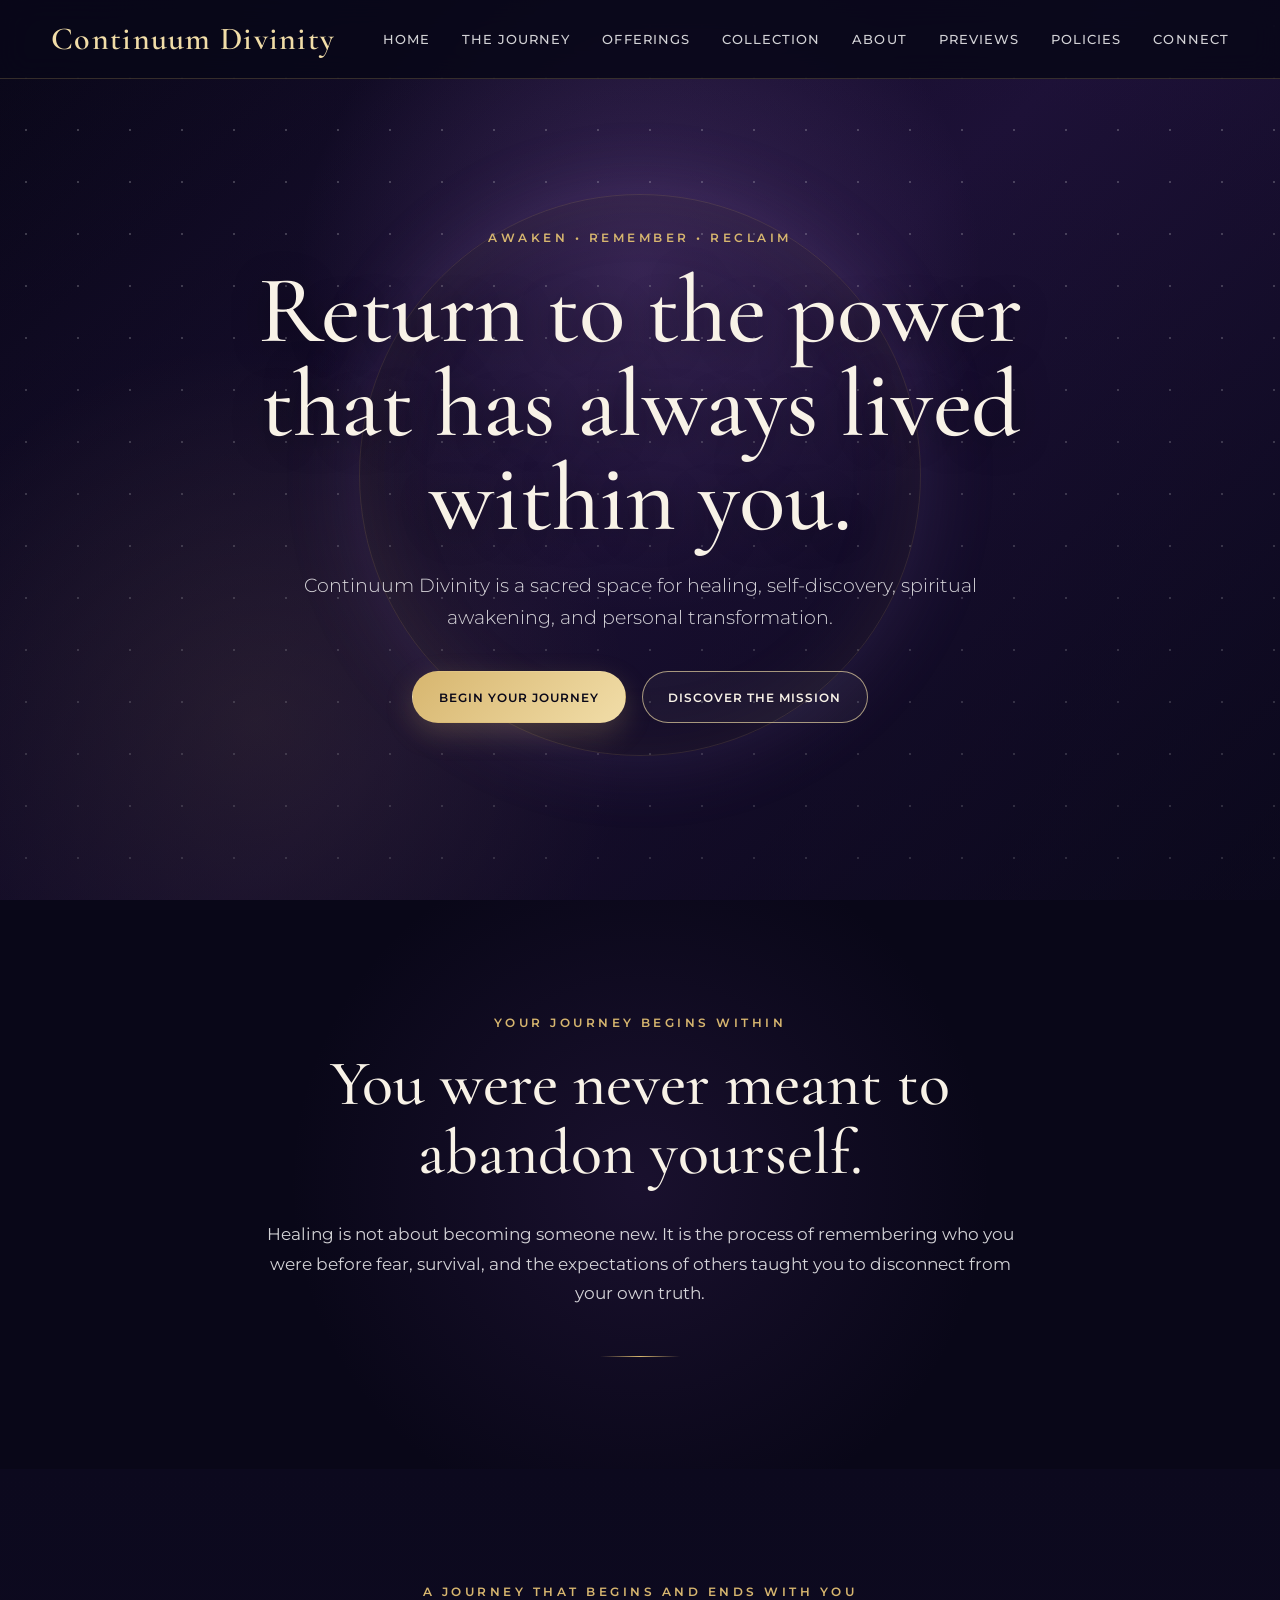
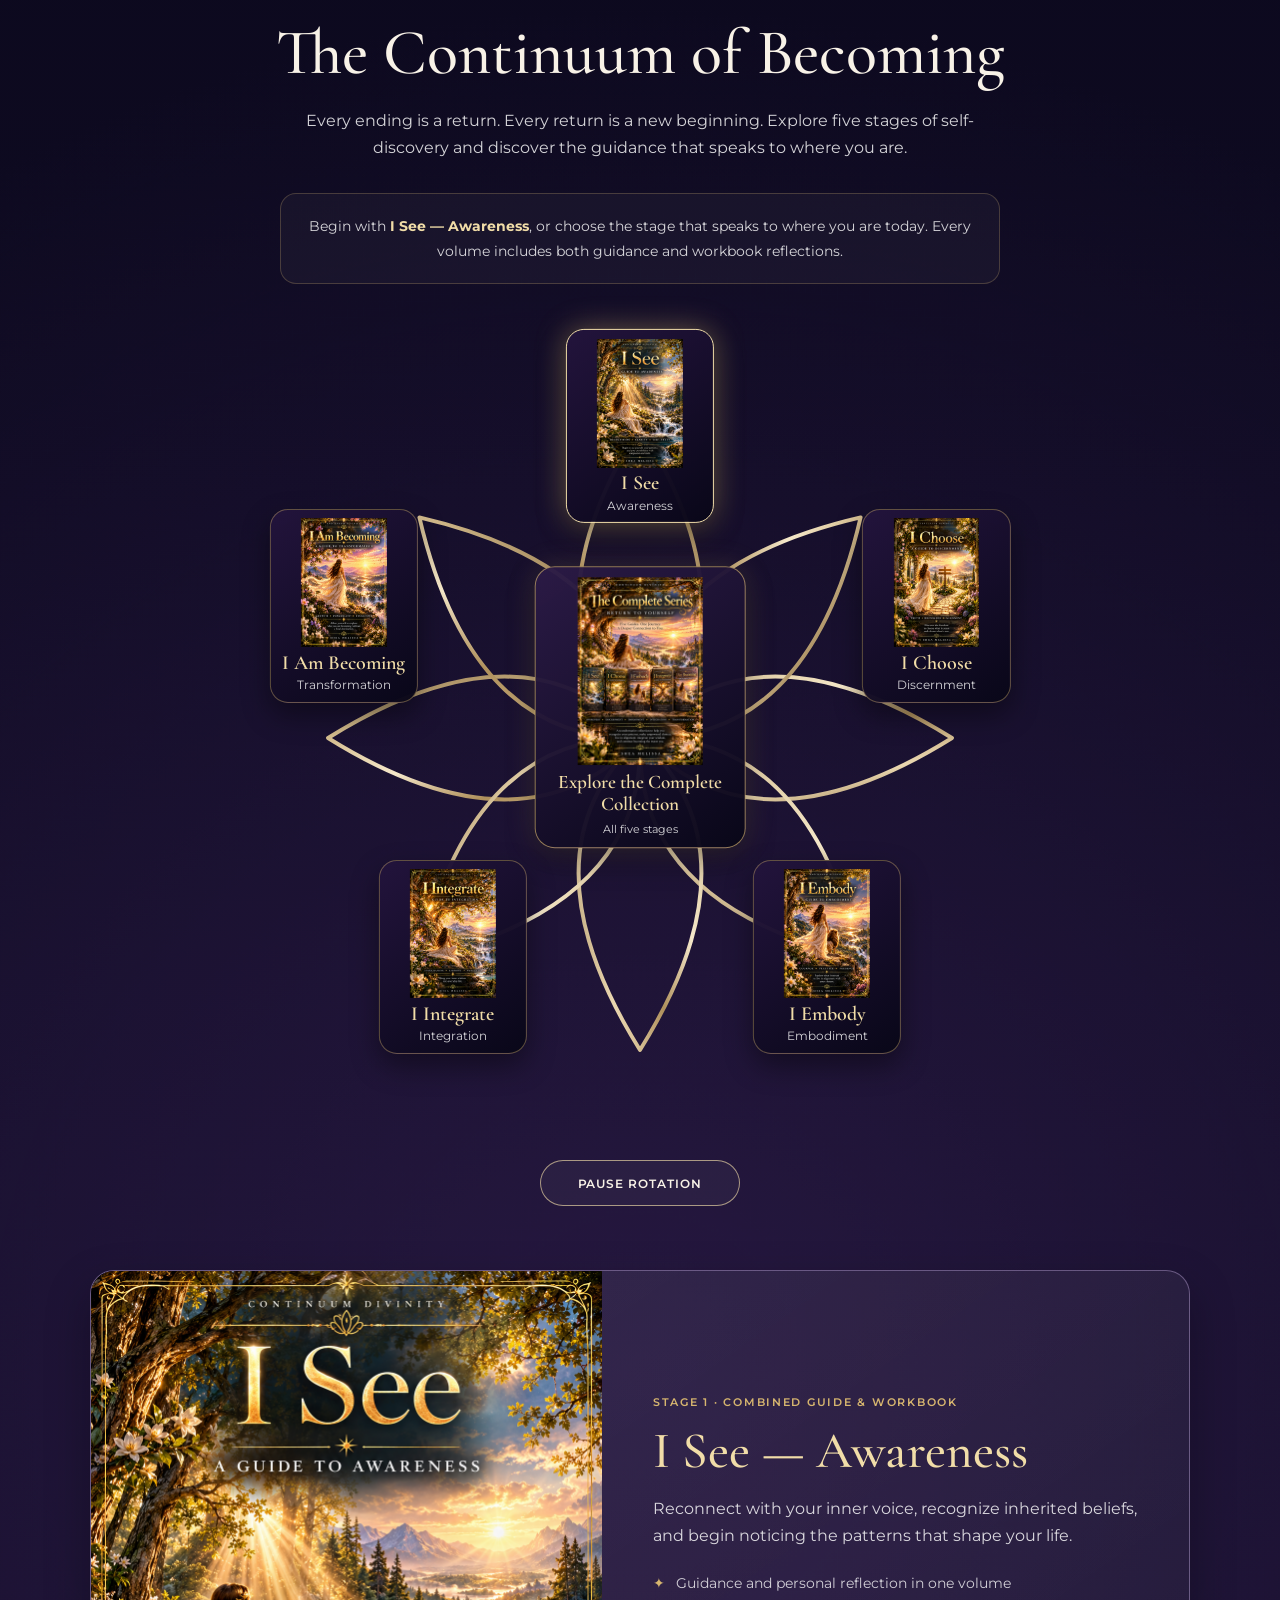
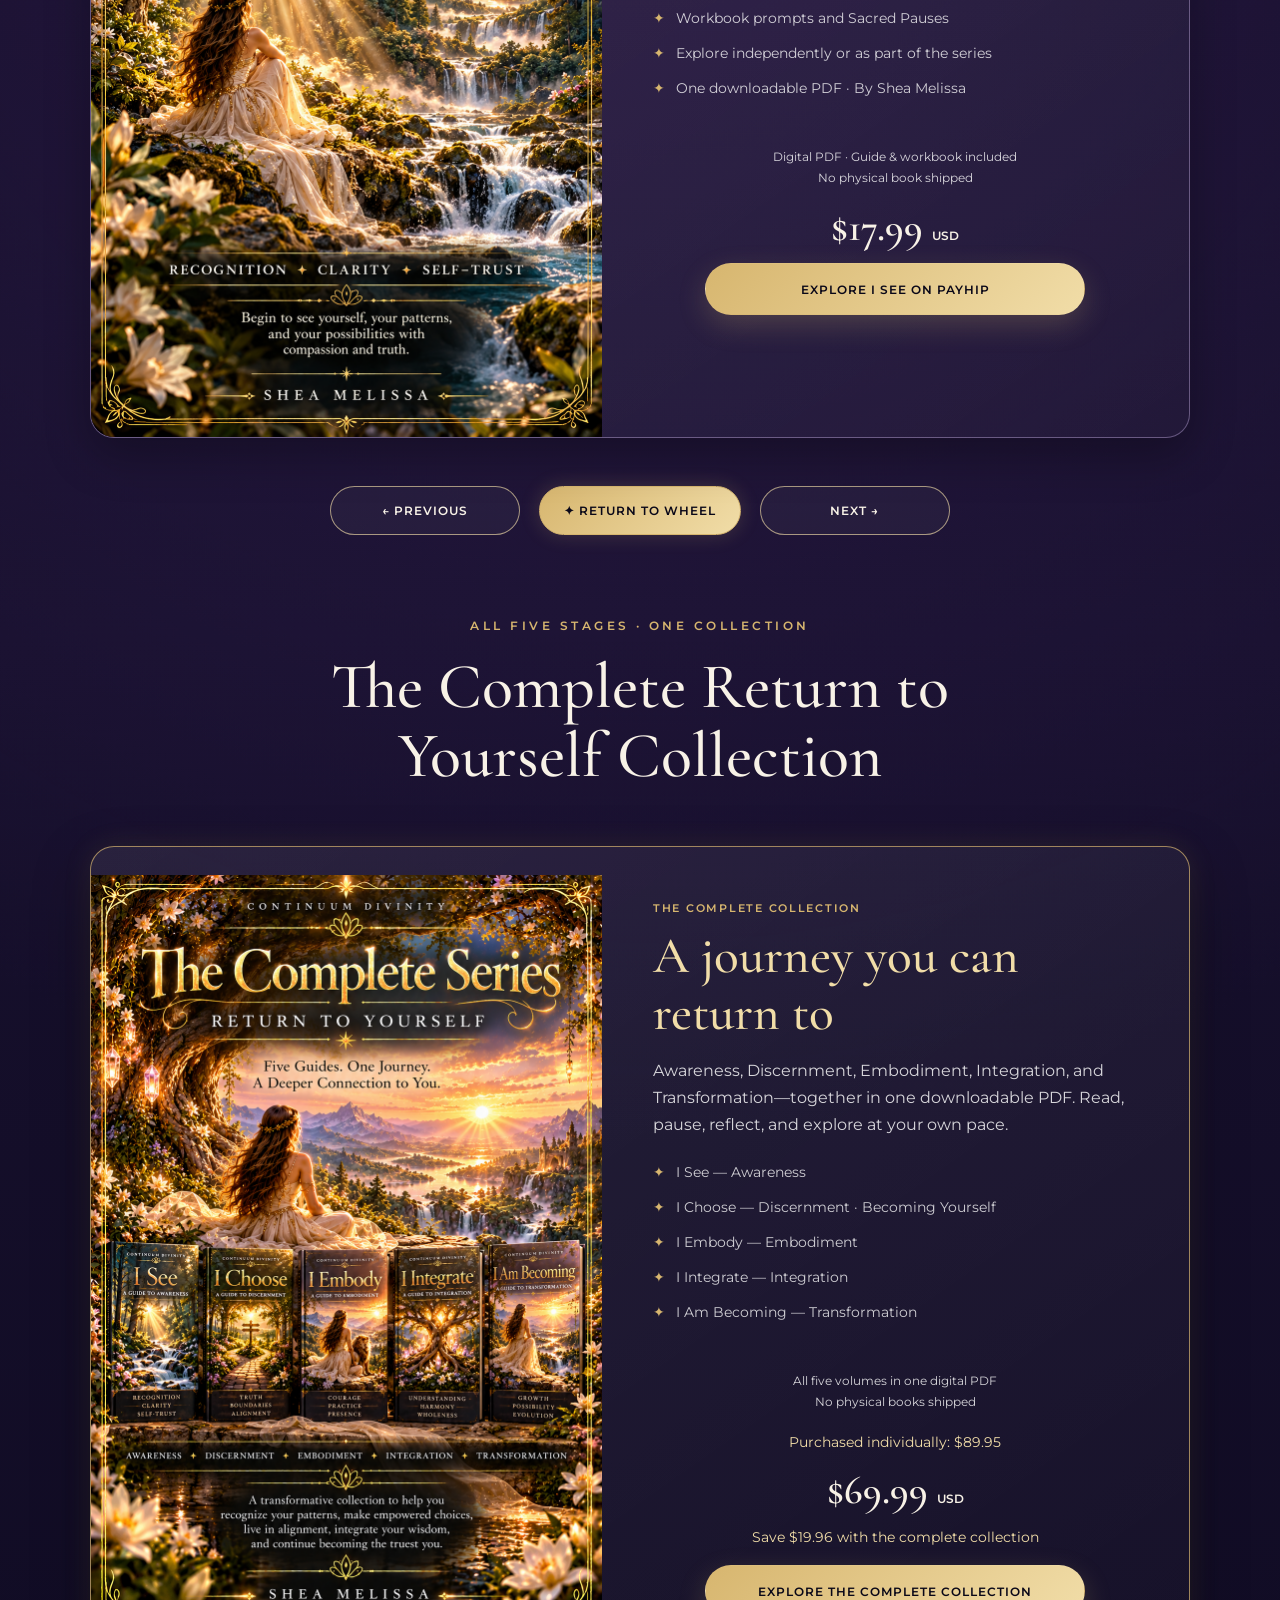
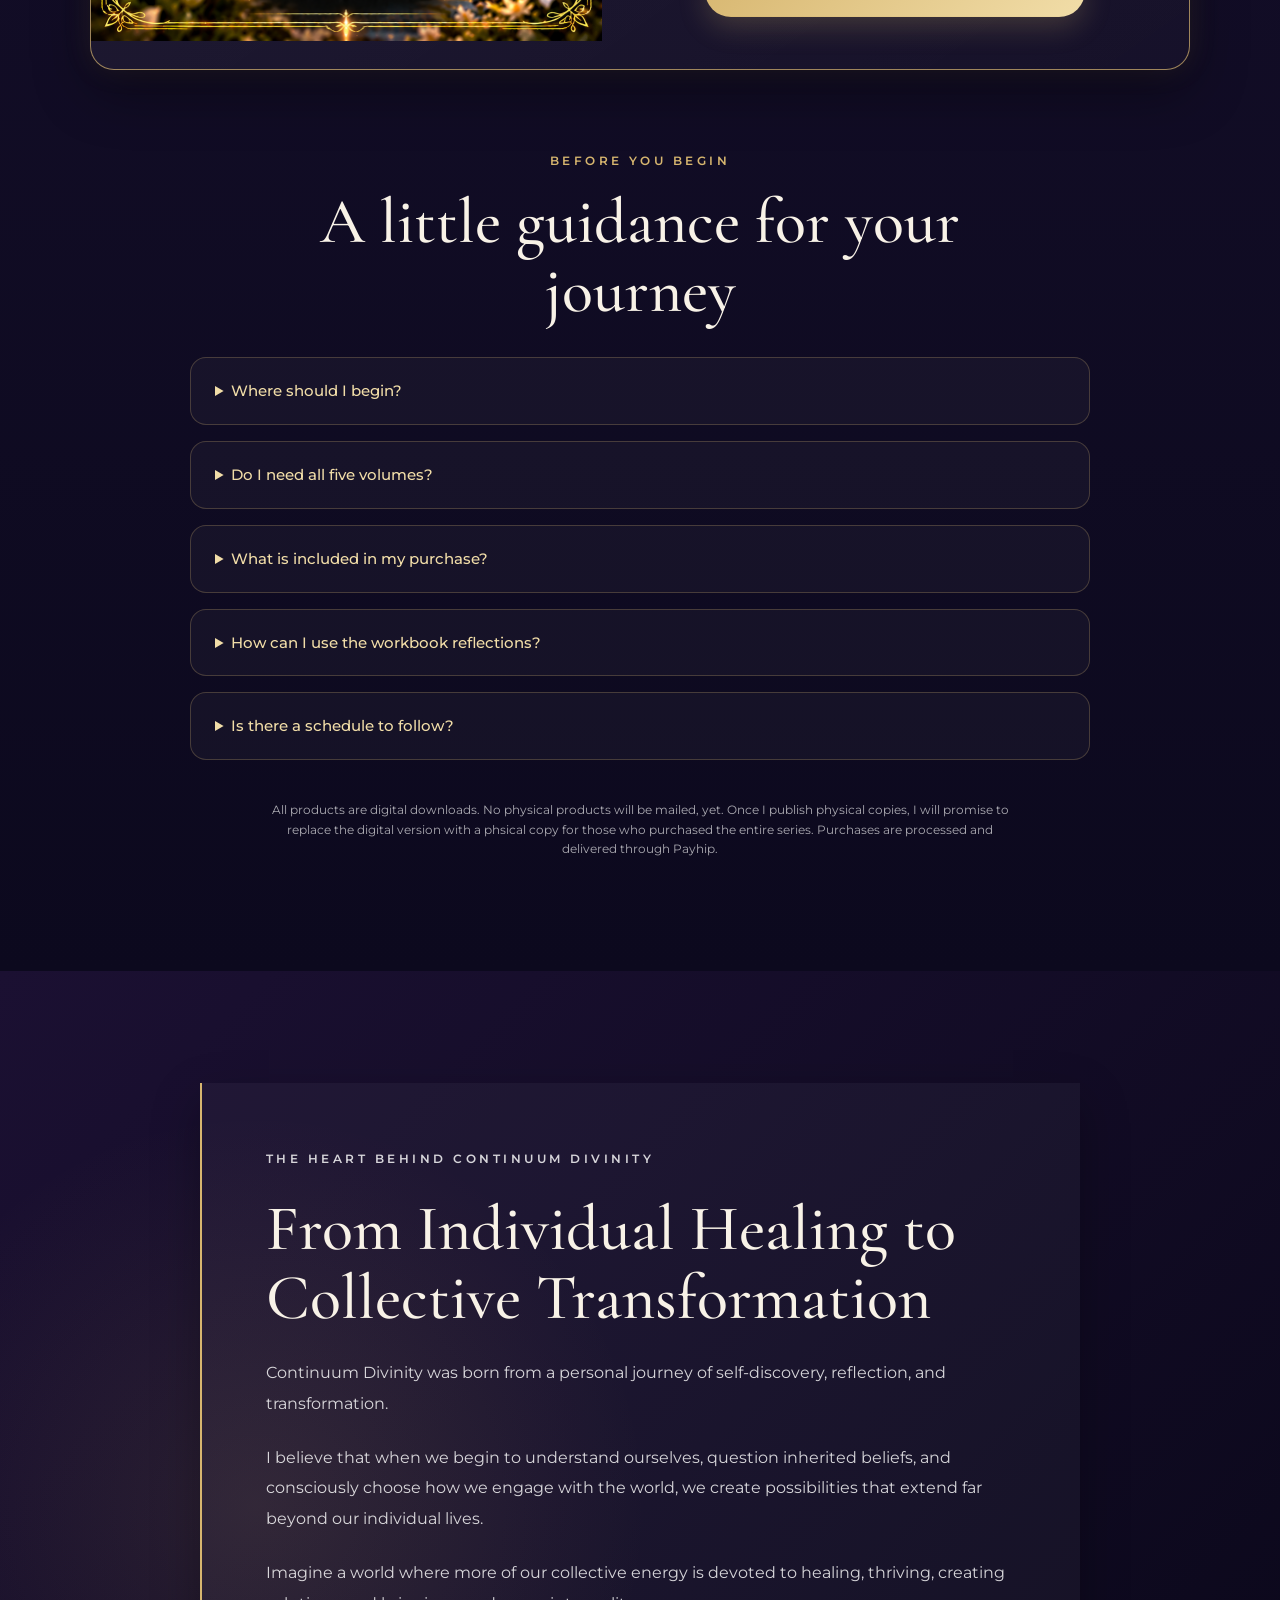
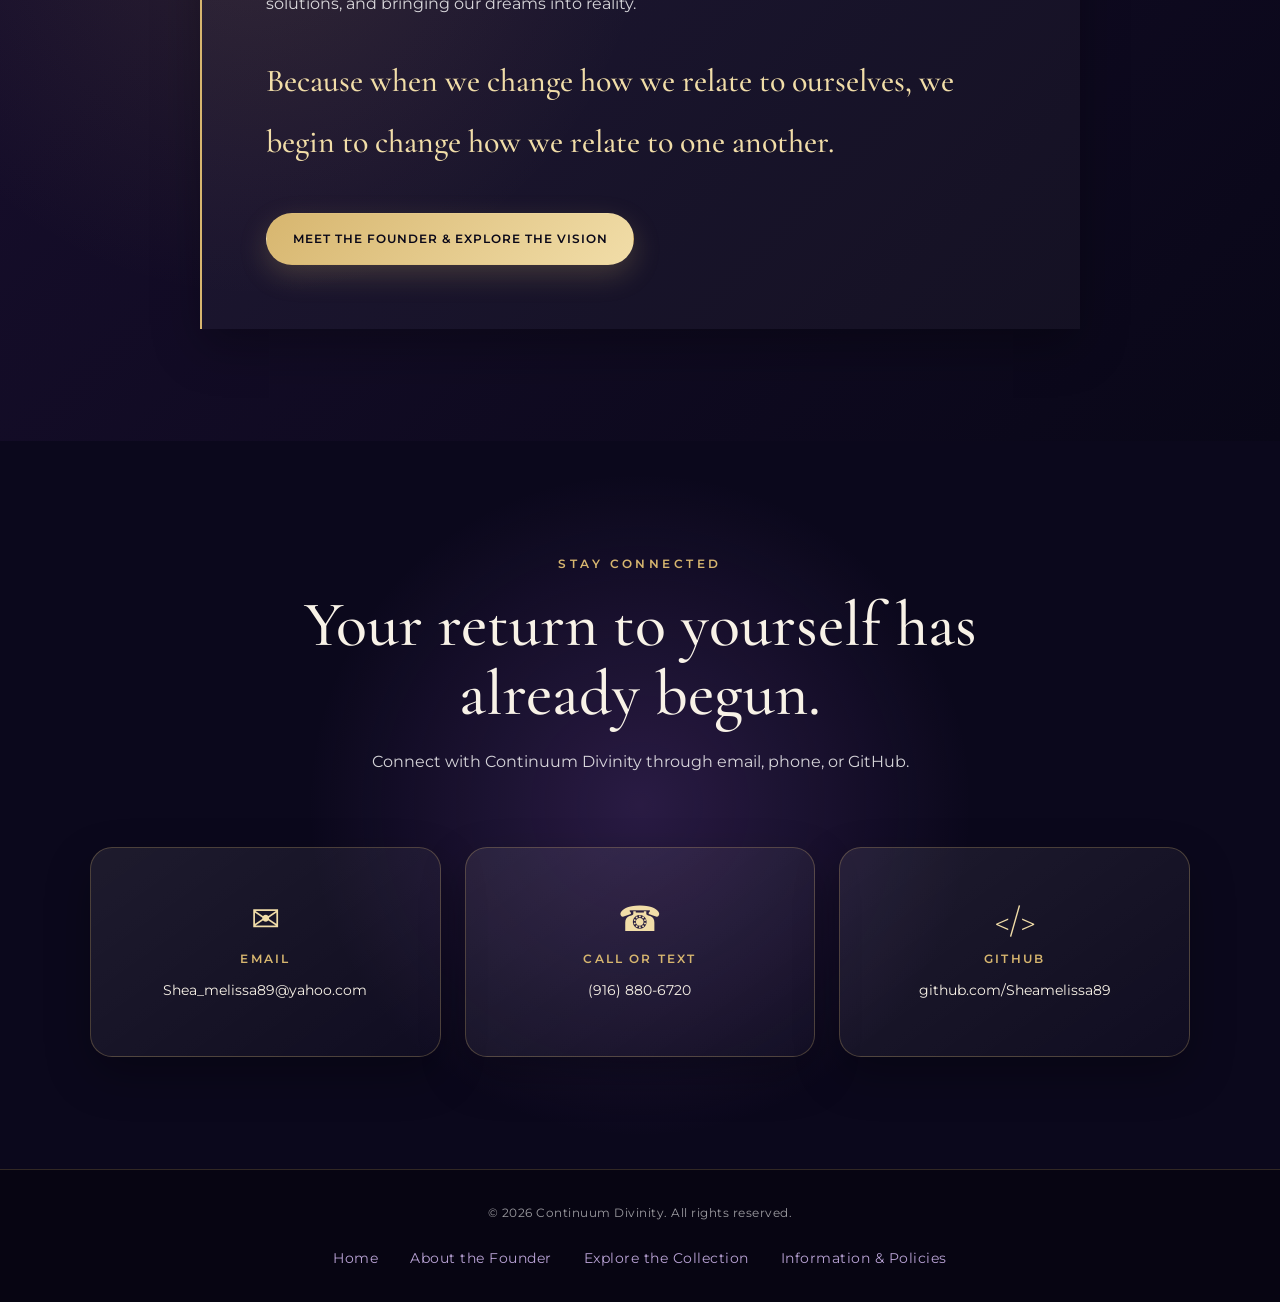
<file: index.html>
<!DOCTYPE html>
<html lang="en">
<head>
    <meta charset="UTF-8">
    <meta name="viewport" content="width=device-width, initial-scale=1.0">

    <meta
        name="description"
        content="Explore Return to Yourself by Shea Melissa: five combined guides and workbooks for awareness, discernment, embodiment, integration, and transformation."
    >

    <title>Continuum Divinity | Return to Yourself</title>

    <link rel="stylesheet" href="style.css">
    <script src="script.js" defer></script>
</head>

<body>

    <!-- NAVIGATION -->
    <header class="site-header">
        <nav class="navbar" aria-label="Main navigation">

            <a href="#home" class="logo">
                Continuum Divinity
            </a>

            <button
                class="menu-button"
                id="menuButton"
                type="button"
                aria-label="Open navigation menu"
                aria-controls="navLinks"
                aria-expanded="false"
            >
                ☰
            </button>

            <ul class="nav-links" id="navLinks">
                <li><a href="#home">Home</a></li>
                <li><a href="#journey">The Journey</a></li>
                <li><a href="#offerings">Offerings</a></li>
                <li><a href="#complete-collection">Collection</a></li>
                <li><a href="about.html">About</a></li>
                <li><a href="previews.html">Previews</a></li>
                <li><a href="policies.html">Policies</a></li>
                <li><a href="#contact">Connect</a></li>
            </ul>

        </nav>
    </header>

    <main>

        <!-- HERO -->
        <section class="hero" id="home">
            <div class="hero-overlay" aria-hidden="true"></div>

            <div class="hero-content">

                <p class="eyebrow">
                    Awaken • Remember • Reclaim
                </p>

                <h1>
                    Return to the power that has always lived within you.
                </h1>

                <p class="hero-description">
                    Continuum Divinity is a sacred space for healing,
                    self-discovery, spiritual awakening, and personal
                    transformation.
                </p>

                <div class="hero-buttons">
                    <a href="#journey" class="button button-primary">
                        Begin Your Journey
                    </a>

                    <a href="#about" class="button button-secondary">
                        Discover the Mission
                    </a>
                </div>

            </div>
        </section>

        <!-- JOURNEY INTRODUCTION -->
        <section class="intro-section" id="journey">

            <div class="section-heading">
                <p class="eyebrow">
                    Your journey begins within
                </p>

                <h2>
                    You were never meant to abandon yourself.
                </h2>
            </div>

            <p class="section-text">
                Healing is not about becoming someone new. It is the process
                of remembering who you were before fear, survival, and the
                expectations of others taught you to disconnect from your
                own truth.
            </p>

        </section>

        <!-- THE CONTINUUM OF BECOMING -->
        <section
            class="offerings-section continuum-section"
            id="offerings"
        >

            <div class="section-heading">
                <p class="eyebrow">
                    A journey that begins and ends with you
                </p>

                <h2>
                    The Continuum of Becoming
                </h2>

                <p class="offerings-introduction">
                    Every ending is a return. Every return is a new beginning.
                    Explore five stages of self-discovery and discover the
                    guidance that speaks to where you are.
                </p>
            </div>
                        <p class="journey-orientation">
                Begin with <strong>I See — Awareness</strong>, or choose
                the stage that speaks to where you are today.
                Every volume includes both guidance and workbook reflections.
            </p>
            <!-- SACRED INFINITY FLOWER -->
            <div class="continuum-container">

                <div class="continuum-circle" id="continuumCircle">

                    <svg
                        class="celestial-ring sacred-infinity-flower"
                        viewBox="0 0 600 600"
                        width="100%"
                        height="100%"
                        aria-hidden="true"
                        focusable="false"
                    >
                        <defs>
                            <linearGradient
                                id="infinityGold"
                                x1="0%"
                                y1="0%"
                                x2="100%"
                                y2="100%"
                            >
                                <stop offset="0%" stop-color="#8c7046"/>
                                <stop offset="24%" stop-color="#d4bc8d"/>
                                <stop offset="45%" stop-color="#f5e8ca"/>
                                <stop offset="62%" stop-color="#af905c"/>
                                <stop offset="82%" stop-color="#ead7b0"/>
                                <stop offset="100%" stop-color="#927548"/>
                            </linearGradient>

                            <path
                                id="infinityPetals"
                                d="
                                    M 300 300
                                    C 244 240, 166 234, 60 300
                                    C 166 366, 244 360, 300 300
                                    C 356 240, 434 234, 540 300
                                    C 434 366, 356 360, 300 300
                                    Z
                                "
                            />
                        </defs>

                        <g
                            fill="none"
                            stroke="url(#infinityGold)"
                            stroke-width="3"
                            stroke-linecap="round"
                            stroke-linejoin="round"
                        >
                            <use href="#infinityPetals"/>
                            <use
                                href="#infinityPetals"
                                transform="rotate(45 300 300)"
                            />
                            <use
                                href="#infinityPetals"
                                transform="rotate(90 300 300)"
                            />
                            <use
                                href="#infinityPetals"
                                transform="rotate(135 300 300)"
                            />
                        </g>
                    </svg>

                    <!-- STAGE 1 -->
                    <button
                        type="button"
                        class="journey-node node-return active"
                        data-guide="return"
                        aria-label="Explore I See — Awareness"
                        aria-controls="panel-return"
                        aria-pressed="true"
                    >
                        <img
                            src="images/WebsiteISeeImage.png"
                            alt="I See — Awareness guide and workbook"
                            loading="lazy"
                        >

                        <span class="journey-node-title">I See</span>
                        <span class="journey-node-stage">Awareness</span>
                    </button>

                    <!-- STAGE 2 -->
                    <button
                        type="button"
                        class="journey-node node-becoming"
                        data-guide="becoming"
                        aria-label="Explore I Choose — Discernment"
                        aria-controls="panel-becoming"
                        aria-pressed="false"
                    >
                        <img
                            src="images/WebsiteIchooseimage.png"
                            alt="I Choose — Discernment guide and workbook"
                            loading="lazy"
                        >

                        <span class="journey-node-title">I Choose</span>
                        <span class="journey-node-stage">Discernment</span>
                    </button>

                    <!-- STAGE 3 -->
                    <button
                        type="button"
                        class="journey-node node-embodiment"
                        data-guide="embodiment"
                        aria-label="Explore I Embody — Embodiment"
                        aria-controls="panel-embodiment"
                        aria-pressed="false"
                    >
                        <img
                            src="images/WebsiteIembodyimage.png"
                            alt="I Embody — Embodiment guide and workbook"
                            loading="lazy"
                        >

                        <span class="journey-node-title">I Embody</span>
                        <span class="journey-node-stage">Embodiment</span>
                    </button>

                    <!-- STAGE 4 -->
                    <button
                        type="button"
                        class="journey-node node-integration"
                        data-guide="integration"
                        aria-label="Explore I Integrate — Integration"
                        aria-controls="panel-integration"
                        aria-pressed="false"
                    >
                        <img
                            src="images/websiteiIntegrateimage.png"
                            alt="I Integrate — Integration guide and workbook"
                            loading="lazy"
                        >

                        <span class="journey-node-title">I Integrate</span>
                        <span class="journey-node-stage">Integration</span>
                    </button>

                    <!-- STAGE 5 -->
                    <button
                        type="button"
                        class="journey-node node-return-again"
                        data-guide="return-again"
                        aria-label="Explore I Am Becoming — Transformation"
                        aria-controls="panel-return-again"
                        aria-pressed="false"
                    >
                        <img
                            src="images/websiteIAmBecomingimage.png"
                            alt="I Am Becoming — Transformation guide and workbook"
                            loading="lazy"
                        >

                        <span class="journey-node-title">I Am Becoming</span>
                        <span class="journey-node-stage">Transformation</span>
                    </button>
                                        <!-- COMPLETE COLLECTION: WHEEL CENTER -->
                    <a
                        href="#complete-collection"
                        class="wheel-collection"
                        aria-label="Explore the complete Return to Yourself collection"
                    >
                        <img
                            src="images/websiteCompleteSeriesImage.png"
                            alt="The complete Return to Yourself collection"
                            loading="lazy"
                        >

                        <span class="wheel-collection-title">
                            Explore the Complete Collection
                        </span>

                        <span class="wheel-collection-detail">
                            All five stages
                        </span>
                    </a>
                </div>

                <!-- ROTATION CONTROL -->
                <div class="continuum-controls">
                    <button
                        type="button"
                        id="rotationToggle"
                        class="button button-secondary rotation-button"
                        aria-pressed="false"
                    >
                        Pause Rotation
                    </button>
                </div>

            </div>

            <!-- GUIDE INFORMATION PANELS -->
            <div class="journey-details" id="journeyDetails">

                <!-- I SEE -->
                <section
                    class="journey-panel active"
                    id="panel-return"
                    data-panel="return"
                    aria-labelledby="heading-return"
                >
                    <div class="becoming-product-layout">
                        <article class="product-card becoming-product">

                            <div class="product-image-container">
                                <img
                                    class="product-image"
                                    src="images/WebsiteISeeImage.png"
                                    alt="I See — Awareness by Shea Melissa"
                                    loading="lazy"
                                >
                            </div>

                            <div class="product-content">
                                <p class="product-type">
                                    Stage 1 · Combined Guide &amp; Workbook
                                </p>

                                <h2 id="heading-return">
                                    I See — Awareness
                                </h2>

                                <p class="product-description">
                                    Reconnect with your inner voice, recognize
                                    inherited beliefs, and begin noticing the
                                    patterns that shape your life.
                                </p>

                                <ul class="product-features">
                                    <li>Guidance and personal reflection in one volume</li>
                                    <li>Workbook prompts and Sacred Pauses</li>
                                    <li>Explore independently or as part of the series</li>
                                    <li>One downloadable PDF · By Shea Melissa</li>
                                </ul>

                                <div class="product-purchase">
                                    <p class="purchase-format">
                                        Digital PDF · Guide &amp; workbook included<br>
                                        No physical book shipped
                                    </p>
                                    <p class="product-price">
                                        $17.99
                                        <span class="currency-label">USD</span>
                                    </p>

                                    <a
                                        href="https://payhip.com/b/J2A14"
                                        class="button button-primary product-button"
                                        target="_blank"
                                        rel="noopener noreferrer"
                                    >
                                        Explore I See on Payhip
                                    </a>
                                </div>
                            </div>

                        </article>
                    </div>
                </section>

                <!-- I CHOOSE -->
                <section
                    class="journey-panel"
                    id="panel-becoming"
                    data-panel="becoming"
                    aria-labelledby="heading-becoming"
                    hidden
                >
                    <div class="becoming-product-layout">
                        <article class="product-card becoming-product">

                            <div class="product-image-container">
                                <img
                                    class="product-image"
                                    src="images/WebsiteIchooseimage.png"
                                    alt="I Choose — Discernment by Shea Melissa"
                                    loading="lazy"
                                >
                            </div>

                            <div class="product-content">
                                <p class="product-type">
                                    Stage 2 · Combined Guide &amp; Workbook
                                </p>

                                <h2 id="heading-becoming">
                                    I Choose — Discernment
                                </h2>

                                <p class="product-description">
                                    Explore identity, autonomy, and conscious
                                    choice through Becoming Yourself and its
                                    three-lily framework: Who I Am, I Choose,
                                    I Become.
                                </p>

                                <ul class="product-features">
                                    <li>Guidance and personal reflection in one volume</li>
                                    <li>Workbook prompts and Sacred Pauses</li>
                                    <li>Explore independently or as part of the series</li>
                                    <li>One downloadable PDF · By Shea Melissa</li>
                                </ul>

                                <div class="product-purchase">
                                    <p class="purchase-format">
                                        Digital PDF · Guide &amp; workbook included<br>
                                        No physical book shipped
                                    </p>
                                    <p class="product-price">
                                        $17.99
                                        <span class="currency-label">USD</span>
                                    </p>

                                    <a
                                        href="https://payhip.com/b/2jsL1"
                                        class="button button-primary product-button"
                                        target="_blank"
                                        rel="noopener noreferrer"
                                    >
                                        Explore I Choose on Payhip
                                    </a>
                                </div>
                            </div>

                        </article>
                    </div>
                </section>

                <!-- I EMBODY -->
                <section
                    class="journey-panel"
                    id="panel-embodiment"
                    data-panel="embodiment"
                    aria-labelledby="heading-embodiment"
                    hidden
                >
                    <div class="becoming-product-layout">
                        <article class="product-card becoming-product">

                            <div class="product-image-container">
                                <img
                                    class="product-image"
                                    src="images/WebsiteIembodyimage.png"
                                    alt="I Embody — Embodiment by Shea Melissa"
                                    loading="lazy"
                                >
                            </div>

                            <div class="product-content">
                                <p class="product-type">
                                    Stage 3 · Combined Guide &amp; Workbook
                                </p>

                                <h2 id="heading-embodiment">
                                    I Embody — Embodiment
                                </h2>

                                <p class="product-description">
                                    Bring your values into daily practice
                                    through boundaries, intentional habits,
                                    and small actions that build self-trust.
                                </p>

                                <ul class="product-features">
                                    <li>Guidance and personal reflection in one volume</li>
                                    <li>Workbook prompts and Sacred Pauses</li>
                                    <li>Explore independently or as part of the series</li>
                                    <li>One downloadable PDF · By Shea Melissa</li>
                                </ul>

                                <div class="product-purchase">
                                    <p class="purchase-format">
                                        Digital PDF · Guide &amp; workbook included<br>
                                        No physical book shipped
                                    </p>
                                    <p class="product-price">
                                        $17.99
                                        <span class="currency-label">USD</span>
                                    </p>

                                    <a
                                        href="https://payhip.com/b/2xu9H"
                                        class="button button-primary product-button"
                                        target="_blank"
                                        rel="noopener noreferrer"
                                    >
                                        Explore I Embody on Payhip
                                    </a>
                                </div>
                            </div>

                        </article>
                    </div>
                </section>

                <!-- I INTEGRATE -->
                <section
                    class="journey-panel"
                    id="panel-integration"
                    data-panel="integration"
                    aria-labelledby="heading-integration"
                    hidden
                >
                    <div class="becoming-product-layout">
                        <article class="product-card becoming-product">

                            <div class="product-image-container">
                                <img
                                    class="product-image"
                                    src="images/websiteiIntegrateimage.png"
                                    alt="I Integrate — Integration by Shea Melissa"
                                    loading="lazy"
                                >
                            </div>

                            <div class="product-content">
                                <p class="product-type">
                                    Stage 4 · Combined Guide &amp; Workbook
                                </p>

                                <h2 id="heading-integration">
                                    I Integrate — Integration
                                </h2>

                                <p class="product-description">
                                    Connect what you notice, choose, and
                                    practice. Recognize patterns, consider
                                    your impact, and create new possibilities.
                                </p>

                                <ul class="product-features">
                                    <li>Guidance and personal reflection in one volume</li>
                                    <li>Workbook prompts and Sacred Pauses</li>
                                    <li>Explore independently or as part of the series</li>
                                    <li>One downloadable PDF · By Shea Melissa</li>
                                </ul>

                                <div class="product-purchase">
                                    <p class="purchase-format">
                                        Digital PDF · Guide &amp; workbook included<br>
                                        No physical book shipped
                                    </p>
                                    <p class="product-price">
                                        $17.99
                                        <span class="currency-label">USD</span>
                                    </p>

                                    <a
                                        href="https://payhip.com/b/1yG0b"
                                        class="button button-primary product-button"
                                        target="_blank"
                                        rel="noopener noreferrer"
                                    >
                                        Explore I Integrate on Payhip
                                    </a>
                                </div>
                            </div>

                        </article>
                    </div>
                </section>

                <!-- I AM BECOMING -->
                <section
                    class="journey-panel"
                    id="panel-return-again"
                    data-panel="return-again"
                    aria-labelledby="heading-return-again"
                    hidden
                >
                    <div class="becoming-product-layout">
                        <article class="product-card becoming-product">

                            <div class="product-image-container">
                                <img
                                    class="product-image"
                                    src="images/websiteIAmBecomingimage.png"
                                    alt="I Am Becoming — Transformation by Shea Melissa"
                                    loading="lazy"
                                >
                            </div>

                            <div class="product-content">
                                <p class="product-type">
                                    Stage 5 · Combined Guide &amp; Workbook
                                </p>

                                <h2 id="heading-return-again">
                                    I Am Becoming — Transformation
                                </h2>

                                <p class="product-description">
                                    Explore transformation as an ongoing
                                    cycle of learning, growth, and discovery.
                                    Pause, adjust your responses, and choose
                                    again.
                                </p>

                                <ul class="product-features">
                                    <li>Guidance and personal reflection in one volume</li>
                                    <li>Workbook prompts and Sacred Pauses</li>
                                    <li>Explore independently or as part of the series</li>
                                    <li>One downloadable PDF · By Shea Melissa</li>
                                </ul>

                                <div class="product-purchase">
                                    <p class="purchase-format">
                                        Digital PDF · Guide &amp; workbook included<br>
                                        No physical book shipped
                                    </p>
                                    <p class="product-price">
                                        $17.99
                                        <span class="currency-label">USD</span>
                                    </p>

                                    <a
                                        href="https://payhip.com/b/JXATS"
                                        class="button button-primary product-button"
                                        target="_blank"
                                        rel="noopener noreferrer"
                                    >
                                        Explore I Am Becoming on Payhip
                                    </a>
                                </div>
                            </div>

                        </article>
                    </div>
                </section>

            </div>

            <!-- JOURNEY NAVIGATION -->
            <div class="journey-navigation">

                <button
                    type="button"
                    id="previousGuide"
                    class="button button-secondary journey-nav-button"
                >
                    ← Previous
                </button>

                <button
                    type="button"
                    id="returnToWheel"
                    class="button button-primary journey-nav-button"
                >
                    ✦ Return to Wheel
                </button>

                <button
                    type="button"
                    id="nextGuide"
                    class="button button-secondary journey-nav-button"
                >
                    Next →
                </button>

            </div>

            <!-- COMPLETE COLLECTION -->
            <section
                class="collection-section"
                id="complete-collection"
                aria-labelledby="collection-heading"
            >

                <div class="section-heading">
                    <p class="eyebrow">
                        All five stages · One collection
                    </p>

                    <h2 id="collection-heading">
                        The Complete Return to Yourself Collection
                    </h2>
                </div>

                <div class="becoming-product-layout">
                    <article
                        class="product-card becoming-product featured-product"
                    >

                        <div class="product-image-container">
                            <img
                                class="product-image"
                                src="images/websiteCompleteSeriesImage.png"
                                alt="Return to Yourself complete five-volume collection by Shea Melissa"
                                loading="lazy"
                            >
                        </div>

                        <div class="product-content">
                            <p class="product-type">
                                The Complete Collection
                            </p>

                            <h3>A journey you can return to</h3>

                            <p class="product-description">
                                Awareness, Discernment, Embodiment,
                                Integration, and Transformation—together
                                in one downloadable PDF. Read, pause,
                                reflect, and explore at your own pace.
                            </p>

                            <ul class="product-features">
                                <li>I See — Awareness</li>
                                <li>I Choose — Discernment · Becoming Yourself</li>
                                <li>I Embody — Embodiment</li>
                                <li>I Integrate — Integration</li>
                                <li>I Am Becoming — Transformation</li>
                            </ul>

                            <div class="product-purchase">
                                <p class="purchase-format">
                                    All five volumes in one digital PDF<br>
                                    No physical books shipped
                                </p>
                                <p class="collection-value">
                                    Purchased individually: $89.95
                                </p>

                                <p class="product-price">
                                    $69.99
                                    <span class="currency-label">USD</span>
                                </p>

                                <p class="collection-savings">
                                    Save $19.96 with the complete collection
                                </p>

                                <a
                                    class="button button-primary product-button"
                                    href="https://payhip.com/b/sRk3P"
                                    target="_blank"
                                    rel="noopener noreferrer"
                                >
                                    Explore the Complete Collection
                                </a>
                            </div>
                        </div>

                    </article>
                </div>

            </section>
            
                        <!-- FREQUENTLY ASKED QUESTIONS -->
            <section class="faq-section" aria-labelledby="faq-heading">

                <div class="section-heading">
                    <p class="eyebrow">Before you begin</p>
                    <h2 id="faq-heading">A little guidance for your journey</h2>
                </div>

                <details class="faq-item">
                    <summary>Where should I begin?</summary>
                    <p>
                        I See — Awareness offers a natural starting point.
                        You can also begin with the stage that feels most
                        relevant to your present experiences and return to
                        the others when you are ready.
                    </p>
                </details>

                <details class="faq-item">
                    <summary>Do I need all five volumes?</summary>
                    <p>
                        Each volume can be explored independently. The complete
                        collection brings all five stages together for readers
                        who want the wider journey, with room to revisit each
                        stage as their understanding grows.
                    </p>
                </details>

                <details class="faq-item">
                    <summary>What is included in my purchase?</summary>
                    <p>
                        Each individual volume includes its guide and workbook
                        together in one downloadable PDF. The complete collection
                        includes all five volumes together in one downloadable
                        PDF. These are digital products; no physical books
                        will be mailed.
                    </p>
                </details>

                <details class="faq-item">
                    <summary>How can I use the workbook reflections?</summary>
                    <p>
                        Read the PDF on your device and write your responses
                        in a separate journal, or print the reflection pages
                        for your personal use. Move at your own pace and
                        revisit questions whenever you wish.
                    </p>
                </details>

                <details class="faq-item">
                    <summary>Is there a schedule to follow?</summary>
                    <p>
                        There are no deadlines or required pace. Pause when
                        you need to, spend longer with a question, and return
                        when you feel ready.
                    </p>
                </details>

            </section>

            <p class="digital-product-notice">
                All products are digital downloads.
                No physical products will be mailed, yet. Once I publish physical copies, I will promise to replace the digital version with a phsical copy for those who purchased the entire series. 
                Purchases are processed and delivered through Payhip.
            </p>

        </section>

        <!-- =====================================================
     ABOUT THE FOUNDER PREVIEW
     ===================================================== -->

<section class="about-section" id="about">

    <div class="about-content">

        <p class="eyebrow">
            The Heart Behind Continuum Divinity
        </p>

        <h2>
            From Individual Healing
            to Collective Transformation
        </h2>

        <p>
            Continuum Divinity was born from a personal
            journey of self-discovery, reflection,
            and transformation.
        </p>

        <p>
            I believe that when we begin to understand
            ourselves, question inherited beliefs,
            and consciously choose how we engage
            with the world, we create possibilities
            that extend far beyond our individual lives.
        </p>

        <p>
            Imagine a world where more of our collective
            energy is devoted to healing, thriving,
            creating solutions, and bringing our
            dreams into reality.
        </p>

        <p class="about-preview-highlight">
            Because when we change how we relate
            to ourselves, we begin to change
            how we relate to one another.
        </p>

        <div class="about-preview-action">

            <a
                href="about.html"
                class="button button-primary"
            >
                Meet the Founder &amp; Explore the Vision
            </a>

        </div>

    </div>

</section>

        <!-- CONTACT -->
        <section class="contact-section" id="contact">

            <div class="section-heading">
                <p class="eyebrow">Stay connected</p>

                <h2>
                    Your return to yourself has already begun.
                </h2>

                <p class="contact-introduction">
                    Connect with Continuum Divinity through email,
                    phone, or GitHub.
                </p>
            </div>

            <div class="contact-grid">

                <a
                    href="mailto:Shea_melissa89@yahoo.com"
                    class="contact-card"
                    aria-label="Email Continuum Divinity"
                >
                    <span class="contact-icon" aria-hidden="true">✉</span>
                    <span class="contact-label">Email</span>
                    <span class="contact-detail">
                        Shea_melissa89@yahoo.com
                    </span>
                </a>

                <a
                    href="tel:+19168806720"
                    class="contact-card"
                    aria-label="Call or text Continuum Divinity"
                >
                    <span class="contact-icon" aria-hidden="true">☎</span>
                    <span class="contact-label">Call or Text</span>
                    <span class="contact-detail">(916) 880-6720</span>
                </a>

                <a
                    href="https://github.com/Sheamelissa89"
                    class="contact-card"
                    target="_blank"
                    rel="noopener noreferrer"
                    aria-label="Visit Shea's GitHub profile"
                >
                    <span class="contact-icon" aria-hidden="true">
                        &lt;/&gt;
                    </span>
                    <span class="contact-label">GitHub</span>
                    <span class="contact-detail">
                        github.com/Sheamelissa89
                    </span>
                </a>

            </div>
        </section>

    </main>

    <!-- FOOTER -->
    <footer class="site-footer">
        <p>
            &copy; <span id="currentYear"></span>
            Continuum Divinity. All rights reserved.
        </p>
        <!-- FOOTER NAVIGATION -->

<nav class="footer-navigation" aria-label="Footer navigation">

    <a href="index.html#home">
        Home
    </a>

    <a href="about.html">
        About the Founder
    </a>

    <a href="previews.html">
        Explore the Collection
    </a>

    <a href="policies.html">
        Information &amp; Policies
    </a>

</nav>
    </footer>

</body>
</html>
</file>
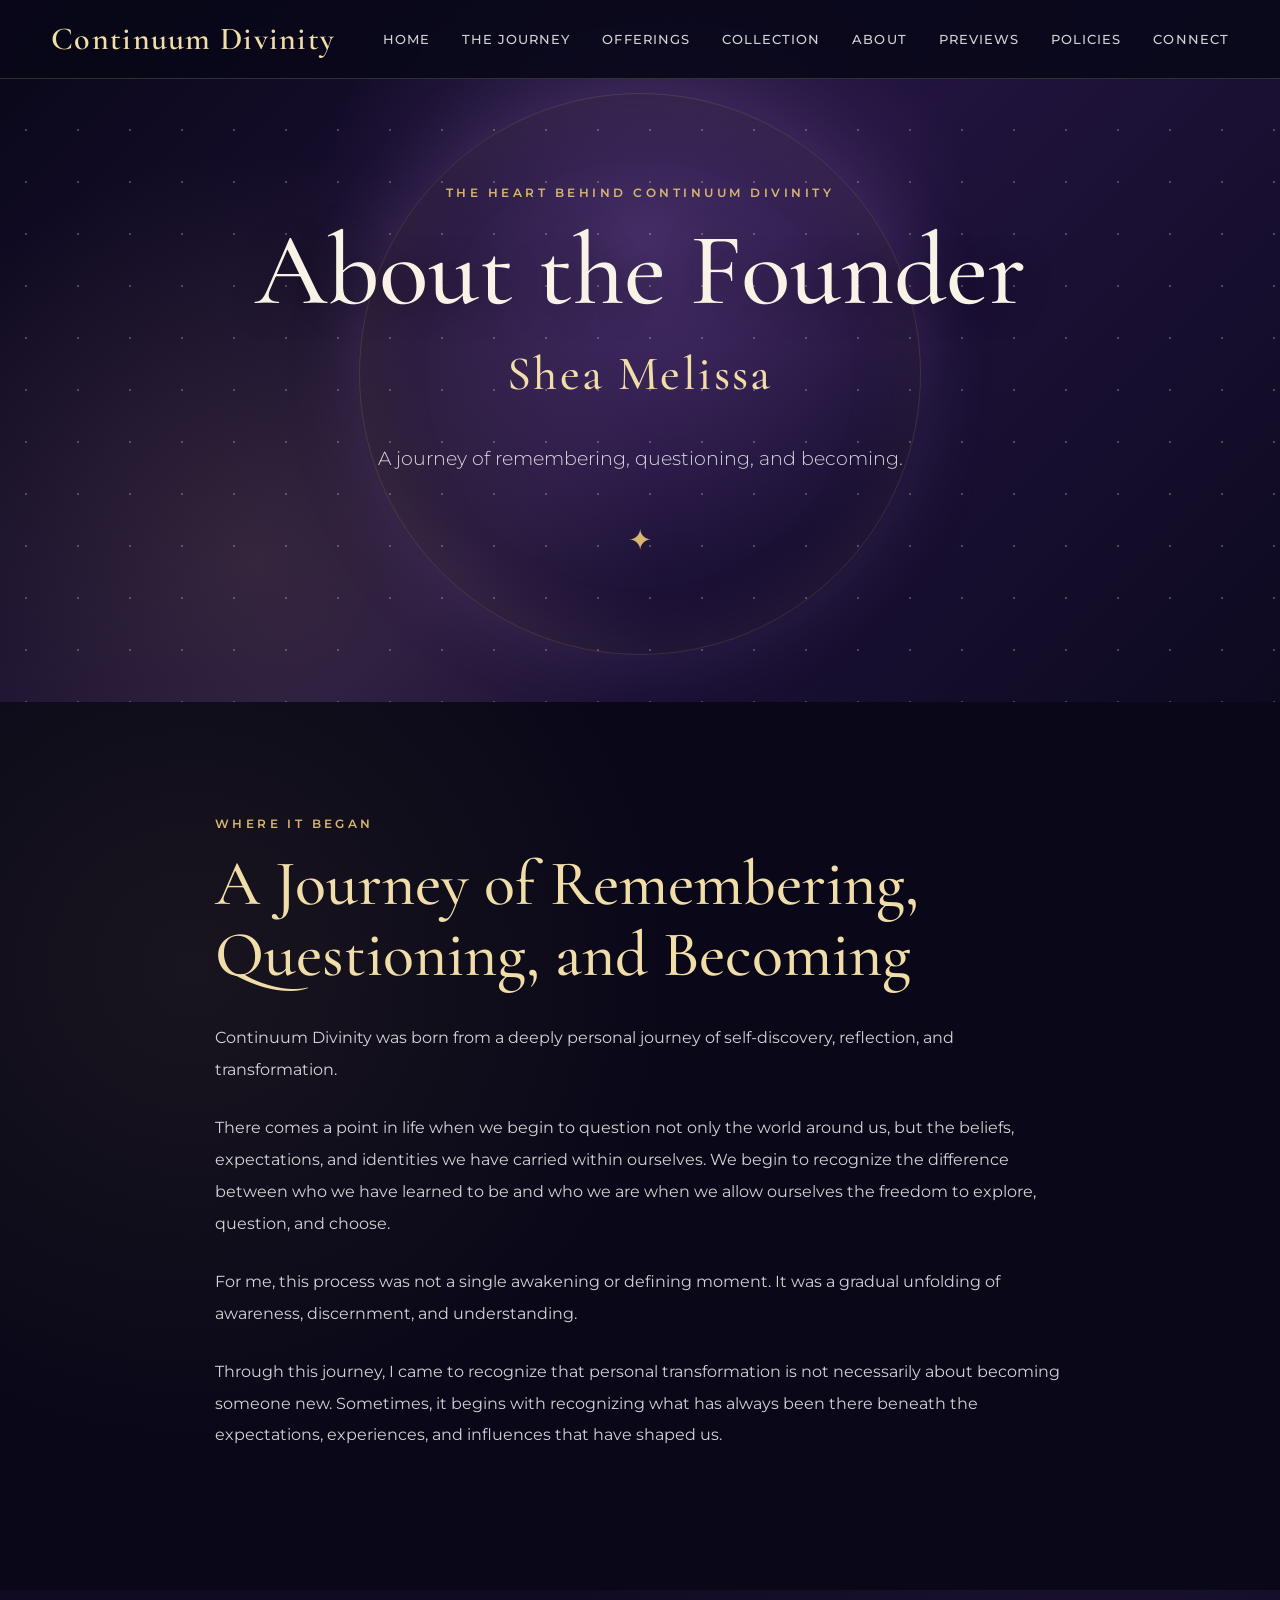
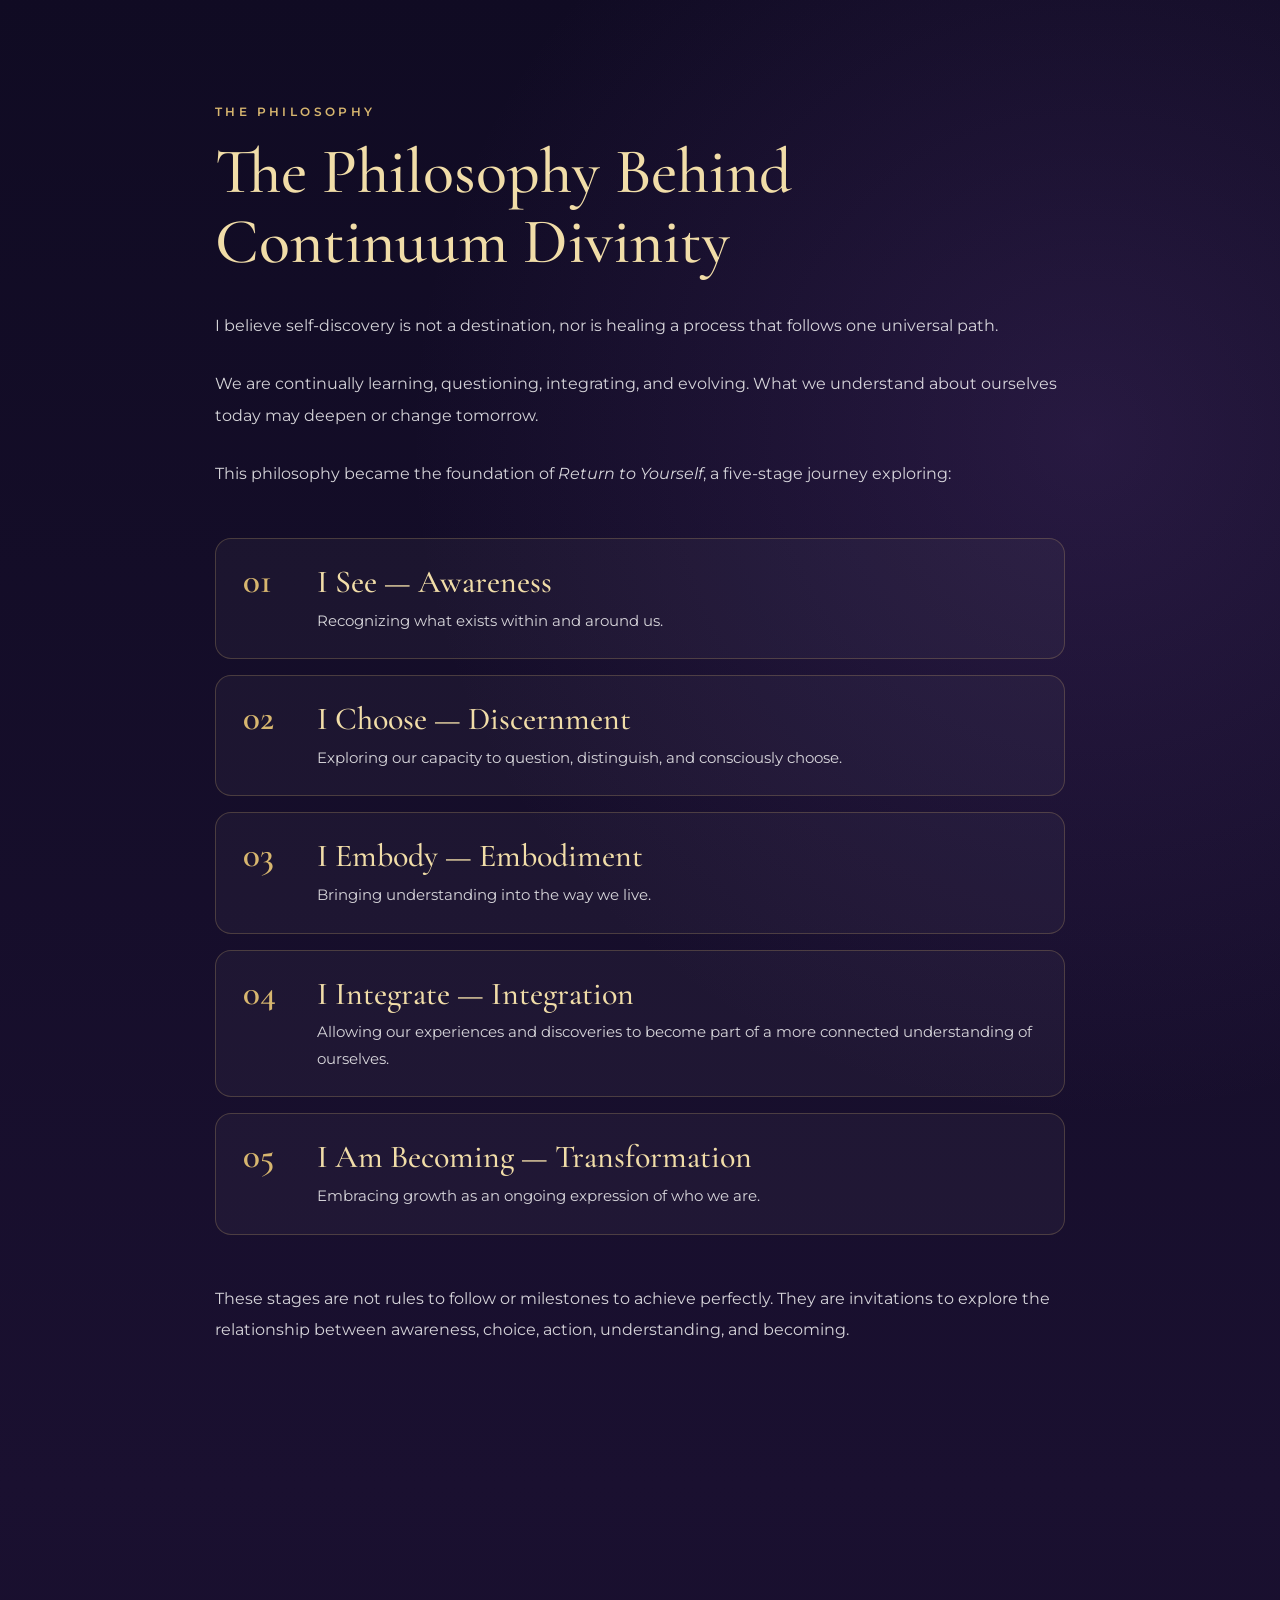
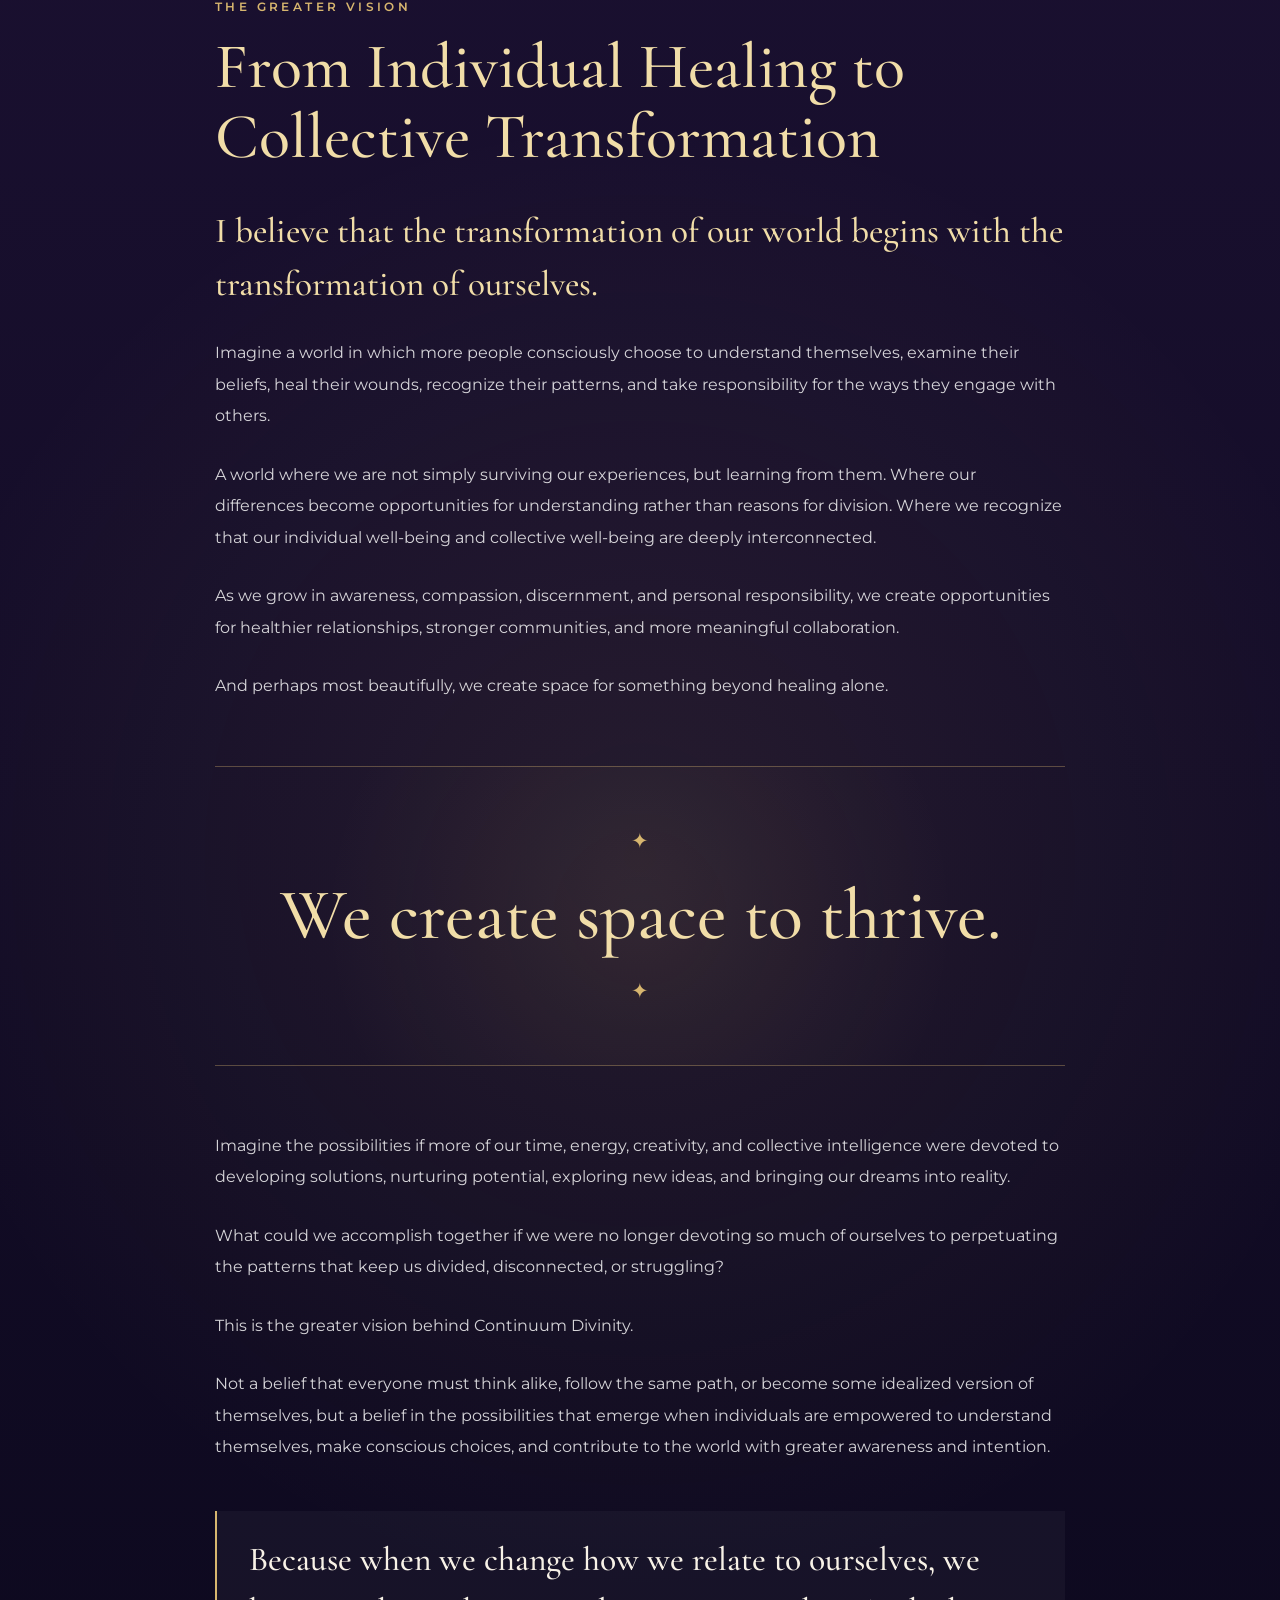
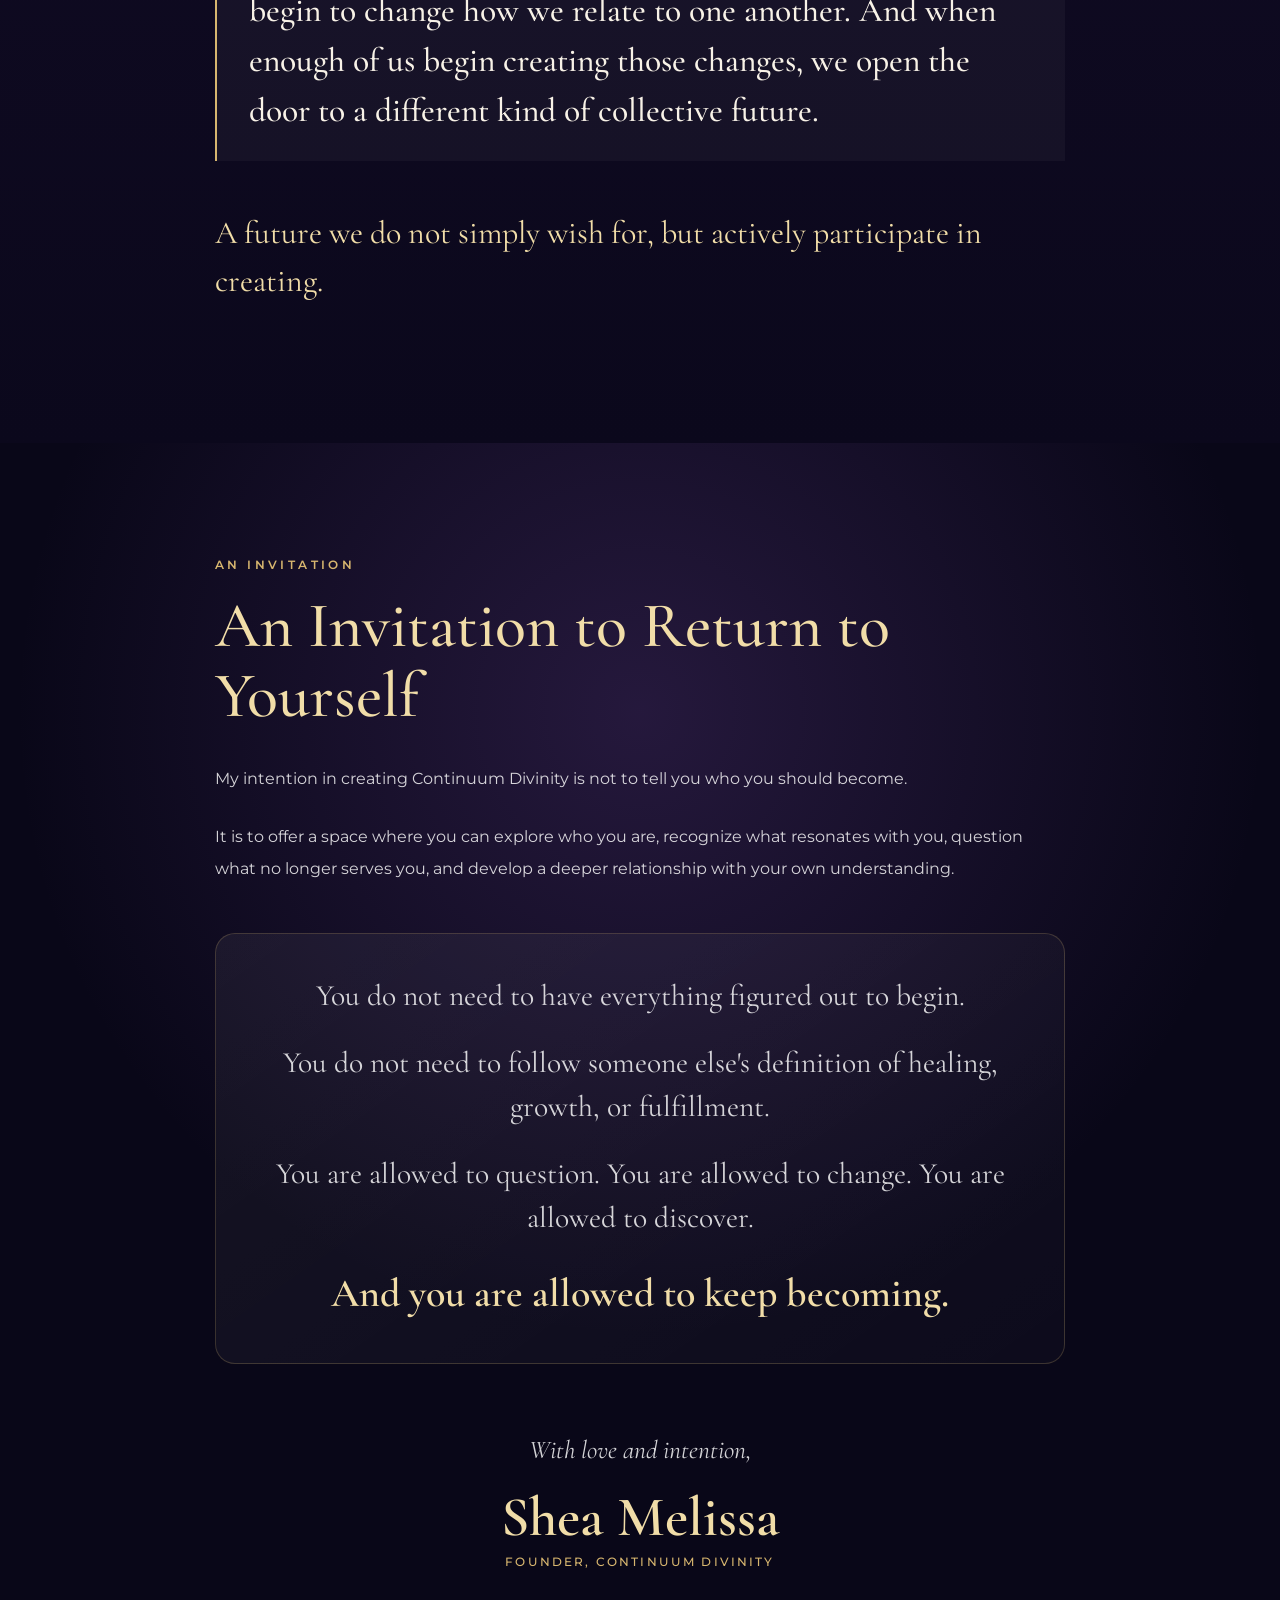
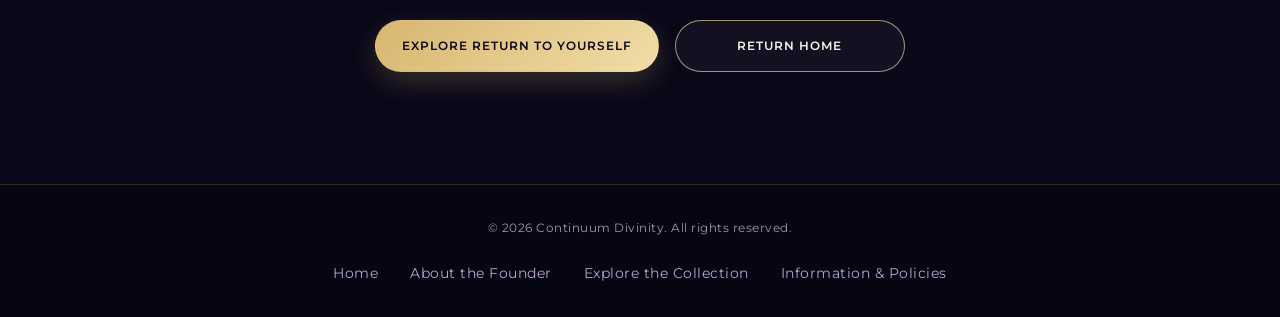
<file: about.html>
<!DOCTYPE html>
<html lang="en">

<head>
    <meta charset="UTF-8">

    <meta name="viewport"
          content="width=device-width, initial-scale=1.0">

    <meta name="description"
          content="Meet Shea Melissa, founder of Continuum Divinity. Discover the philosophy behind Return to Yourself and a vision of individual healing and collective transformation.">

    <title>About the Founder | Continuum Divinity</title>

    <link rel="stylesheet" href="style.css">

    <script src="script.js" defer></script>
</head>

<body class="founder-page">

    <!-- =====================================================
         NAVIGATION
         ===================================================== -->

    <header class="site-header">

        <nav class="navbar" aria-label="Main navigation">

            <a href="index.html#home" class="logo">
                Continuum Divinity
            </a>

            <button
                class="menu-button"
                id="menuButton"
                type="button"
                aria-label="Open navigation menu"
                aria-controls="navLinks"
                aria-expanded="false"
            >
                ☰
            </button>

            <ul class="nav-links" id="navLinks">

    <li><a href="index.html#home">Home</a></li>

    <li><a href="index.html#journey">The Journey</a></li>

    <li><a href="index.html#offerings">Offerings</a></li>

    <li><a href="index.html#complete-collection">Collection</a></li>

    <li><a href="about.html">About</a></li>

    <li><a href="previews.html">Previews</a></li>

    <li><a href="policies.html">Policies</a></li>

    <li><a href="index.html#contact">Connect</a></li>

</ul>

        </nav>

    </header>


    <main id="main-content">

        <!-- =====================================================
             FOUNDER HERO
             ===================================================== -->

        <section class="founder-hero">

            <div class="founder-hero-content">

                <p class="eyebrow">
                    The Heart Behind Continuum Divinity
                </p>

                <h1>
                    About the Founder
                </h1>

                <p class="founder-name">
                    Shea Melissa
                </p>

                <p class="founder-hero-description">
                    A journey of remembering, questioning,
                    and becoming.
                </p>

                <div class="founder-divider"
                     aria-hidden="true">
                    ✦
                </div>

            </div>

        </section>


        <!-- =====================================================
             PERSONAL JOURNEY
             ===================================================== -->

        <section class="founder-story-section">

            <div class="founder-reading-container">

                <p class="eyebrow">
                    Where It Began
                </p>

                <h2>
                    A Journey of Remembering,
                    Questioning, and Becoming
                </h2>

                <p>
                    Continuum Divinity was born from a deeply
                    personal journey of self-discovery,
                    reflection, and transformation.
                </p>

                <p>
                    There comes a point in life when we begin
                    to question not only the world around us,
                    but the beliefs, expectations, and
                    identities we have carried within ourselves.
                    We begin to recognize the difference
                    between who we have learned to be and
                    who we are when we allow ourselves the
                    freedom to explore, question, and choose.
                </p>

                <p>
                    For me, this process was not a single
                    awakening or defining moment. It was
                    a gradual unfolding of awareness,
                    discernment, and understanding.
                </p>

                <p>
                    Through this journey, I came to recognize
                    that personal transformation is not
                    necessarily about becoming someone new.
                    Sometimes, it begins with recognizing
                    what has always been there beneath
                    the expectations, experiences, and
                    influences that have shaped us.
                </p>

            </div>

        </section>


        <!-- =====================================================
             PHILOSOPHY
             ===================================================== -->

        <section class="founder-philosophy-section">

            <div class="founder-reading-container">

                <p class="eyebrow">
                    The Philosophy
                </p>

                <h2>
                    The Philosophy Behind
                    Continuum Divinity
                </h2>

                <p>
                    I believe self-discovery is not a
                    destination, nor is healing a process
                    that follows one universal path.
                </p>

                <p>
                    We are continually learning, questioning,
                    integrating, and evolving. What we
                    understand about ourselves today may
                    deepen or change tomorrow.
                </p>

                <p>
                    This philosophy became the foundation
                    of <em>Return to Yourself</em>,
                    a five-stage journey exploring:
                </p>

                <!-- FIVE STAGES -->

                <div class="founder-stages">

                    <article class="founder-stage">

                        <span class="founder-stage-number">
                            01
                        </span>

                        <div>
                            <h3>I See — Awareness</h3>

                            <p>
                                Recognizing what exists
                                within and around us.
                            </p>
                        </div>

                    </article>


                    <article class="founder-stage">

                        <span class="founder-stage-number">
                            02
                        </span>

                        <div>
                            <h3>I Choose — Discernment</h3>

                            <p>
                                Exploring our capacity
                                to question, distinguish,
                                and consciously choose.
                            </p>
                        </div>

                    </article>


                    <article class="founder-stage">

                        <span class="founder-stage-number">
                            03
                        </span>

                        <div>
                            <h3>I Embody — Embodiment</h3>

                            <p>
                                Bringing understanding
                                into the way we live.
                            </p>
                        </div>

                    </article>


                    <article class="founder-stage">

                        <span class="founder-stage-number">
                            04
                        </span>

                        <div>
                            <h3>I Integrate — Integration</h3>

                            <p>
                                Allowing our experiences
                                and discoveries to become
                                part of a more connected
                                understanding of ourselves.
                            </p>
                        </div>

                    </article>


                    <article class="founder-stage">

                        <span class="founder-stage-number">
                            05
                        </span>

                        <div>
                            <h3>
                                I Am Becoming — Transformation
                            </h3>

                            <p>
                                Embracing growth as an
                                ongoing expression
                                of who we are.
                            </p>
                        </div>

                    </article>

                </div>

                <p class="founder-stage-closing">
                    These stages are not rules to follow
                    or milestones to achieve perfectly.
                    They are invitations to explore the
                    relationship between awareness,
                    choice, action, understanding,
                    and becoming.
                </p>

            </div>

        </section>


        <!-- =====================================================
             COLLECTIVE TRANSFORMATION
             ===================================================== -->

        <section class="founder-vision-section">

            <div class="founder-reading-container">

                <p class="eyebrow">
                    The Greater Vision
                </p>

                <h2>
                    From Individual Healing
                    to Collective Transformation
                </h2>

                <p class="founder-vision-opening">
                    I believe that the transformation
                    of our world begins with the
                    transformation of ourselves.
                </p>

                <p>
                    Imagine a world in which more people
                    consciously choose to understand
                    themselves, examine their beliefs,
                    heal their wounds, recognize their
                    patterns, and take responsibility
                    for the ways they engage with others.
                </p>

                <p>
                    A world where we are not simply
                    surviving our experiences, but
                    learning from them. Where our
                    differences become opportunities
                    for understanding rather than
                    reasons for division. Where we
                    recognize that our individual
                    well-being and collective well-being
                    are deeply interconnected.
                </p>

                <p>
                    As we grow in awareness, compassion,
                    discernment, and personal responsibility,
                    we create opportunities for healthier
                    relationships, stronger communities,
                    and more meaningful collaboration.
                </p>

                <p>
                    And perhaps most beautifully,
                    we create space for something
                    beyond healing alone.
                </p>

                <!-- FEATURED STATEMENT -->

                <div class="founder-featured-statement">

                    <span aria-hidden="true">✦</span>

                    <h3>
                        We create space to thrive.
                    </h3>

                    <span aria-hidden="true">✦</span>

                </div>

                <p>
                    Imagine the possibilities if more
                    of our time, energy, creativity,
                    and collective intelligence were
                    devoted to developing solutions,
                    nurturing potential, exploring
                    new ideas, and bringing our
                    dreams into reality.
                </p>

                <p>
                    What could we accomplish together
                    if we were no longer devoting
                    so much of ourselves to perpetuating
                    the patterns that keep us divided,
                    disconnected, or struggling?
                </p>

                <p>
                    This is the greater vision
                    behind Continuum Divinity.
                </p>

                <p>
                    Not a belief that everyone must
                    think alike, follow the same path,
                    or become some idealized version
                    of themselves, but a belief in
                    the possibilities that emerge
                    when individuals are empowered
                    to understand themselves,
                    make conscious choices,
                    and contribute to the world
                    with greater awareness and intention.
                </p>

                <blockquote class="founder-vision-quote">

                    Because when we change how we
                    relate to ourselves, we begin
                    to change how we relate to one
                    another. And when enough of us
                    begin creating those changes,
                    we open the door to a different
                    kind of collective future.

                </blockquote>

                <p class="founder-vision-ending">
                    A future we do not simply wish for,
                    but actively participate in creating.
                </p>

            </div>

        </section>


        <!-- =====================================================
             CLOSING INVITATION
             ===================================================== -->

        <section class="founder-invitation-section">

            <div class="founder-reading-container">

                <p class="eyebrow">
                    An Invitation
                </p>

                <h2>
                    An Invitation to Return to Yourself
                </h2>

                <p>
                    My intention in creating Continuum
                    Divinity is not to tell you who
                    you should become.
                </p>

                <p>
                    It is to offer a space where you
                    can explore who you are, recognize
                    what resonates with you, question
                    what no longer serves you, and
                    develop a deeper relationship
                    with your own understanding.
                </p>

                <div class="founder-affirmations">

                    <p>
                        You do not need to have
                        everything figured out to begin.
                    </p>

                    <p>
                        You do not need to follow
                        someone else's definition
                        of healing, growth,
                        or fulfillment.
                    </p>

                    <p>
                        You are allowed to question.
                        You are allowed to change.
                        You are allowed to discover.
                    </p>

                    <p class="founder-becoming">
                        And you are allowed
                        to keep becoming.
                    </p>

                </div>

                <div class="founder-signature">

                    <p>
                        With love and intention,
                    </p>

                    <p class="signature-name">
                        Shea Melissa
                    </p>

                    <p class="signature-title">
                        Founder, Continuum Divinity
                    </p>

                </div>

                <div class="founder-cta">

                    <a
                        href="index.html#offerings"
                        class="button button-primary"
                    >
                        Explore Return to Yourself
                    </a>

                    <a
                        href="index.html#home"
                        class="button button-secondary"
                    >
                        Return Home
                    </a>

                </div>

            </div>

        </section>

    </main>


    <!-- =====================================================
         FOOTER
         ===================================================== -->

    <footer class="site-footer">

        <p>
            &copy;
            <span id="currentYear"></span>
            Continuum Divinity.
            All rights reserved.
        </p>
        <!-- FOOTER NAVIGATION -->

<nav class="footer-navigation" aria-label="Footer navigation">

    <a href="index.html#home">
        Home
    </a>

    <a href="about.html">
        About the Founder
    </a>

    <a href="previews.html">
        Explore the Collection
    </a>

    <a href="policies.html">
        Information &amp; Policies
    </a>

</nav>
    </footer>

</body>
</html>
</file>
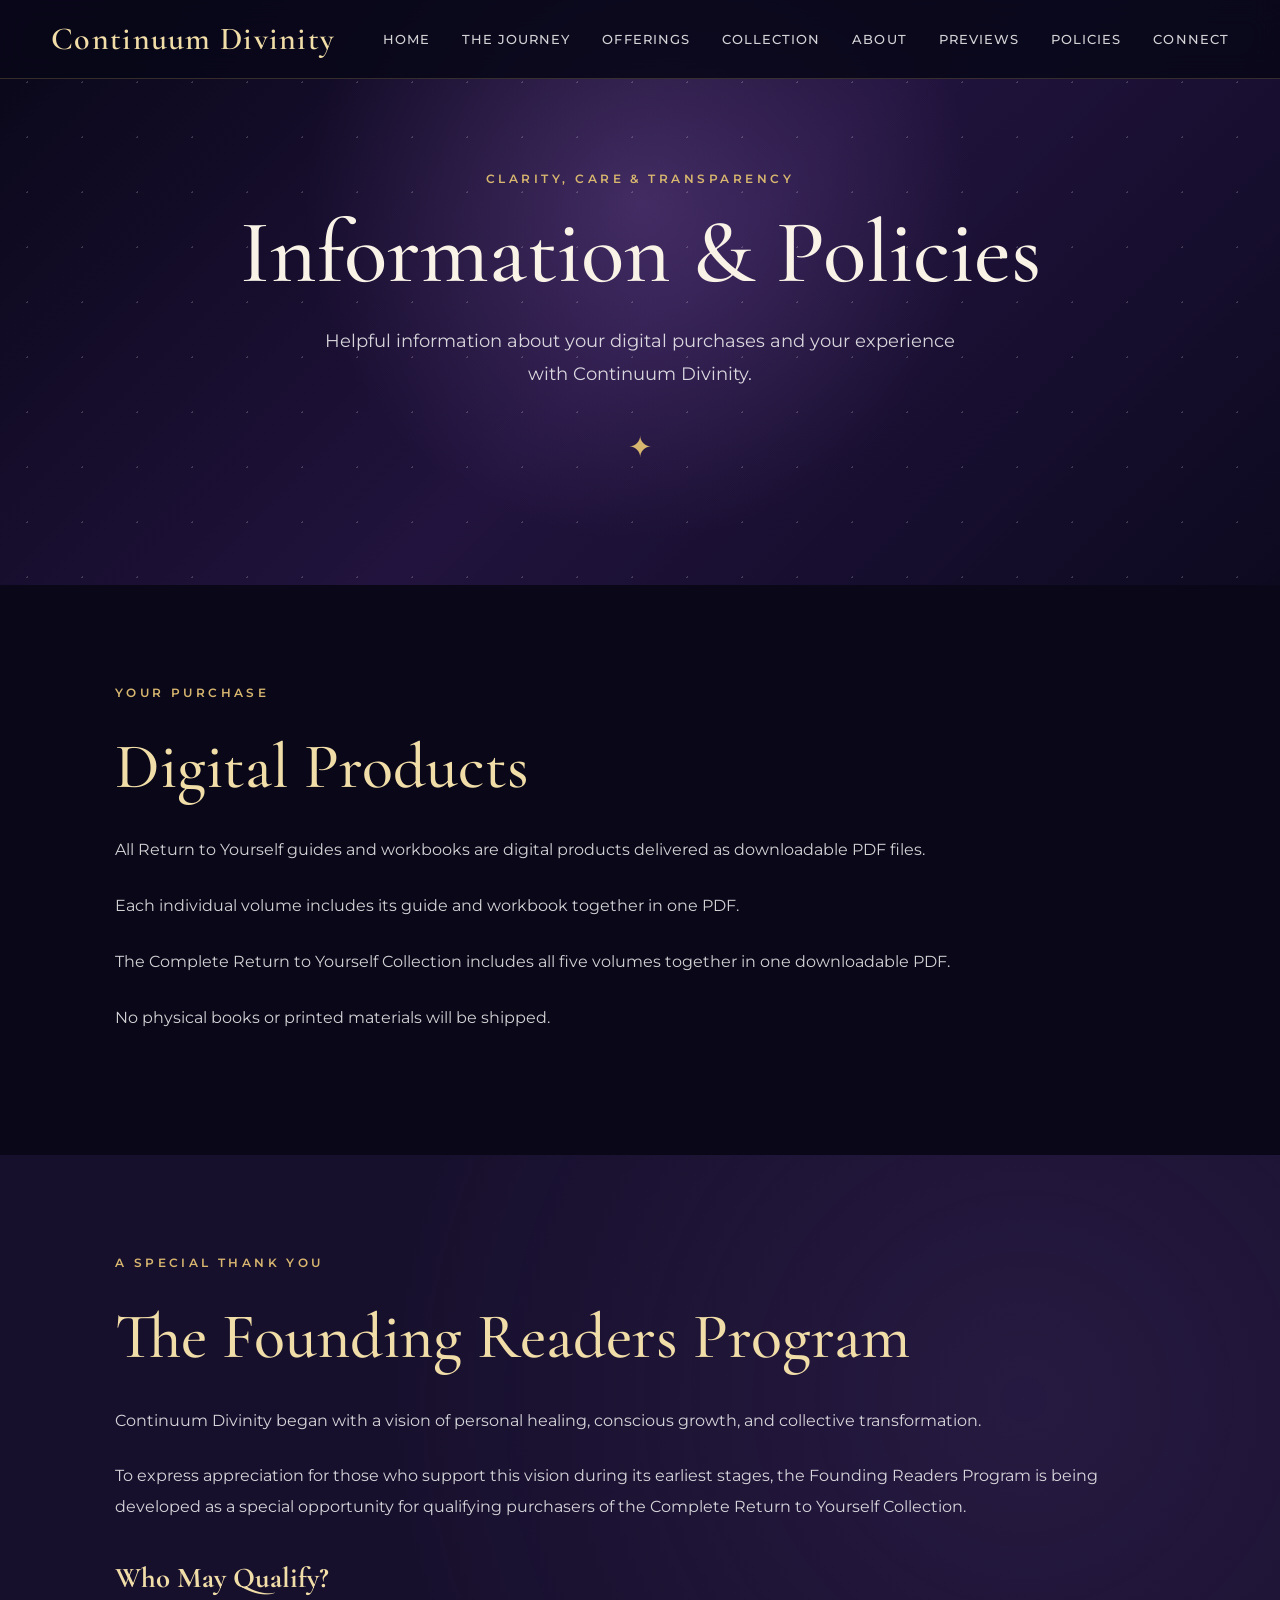
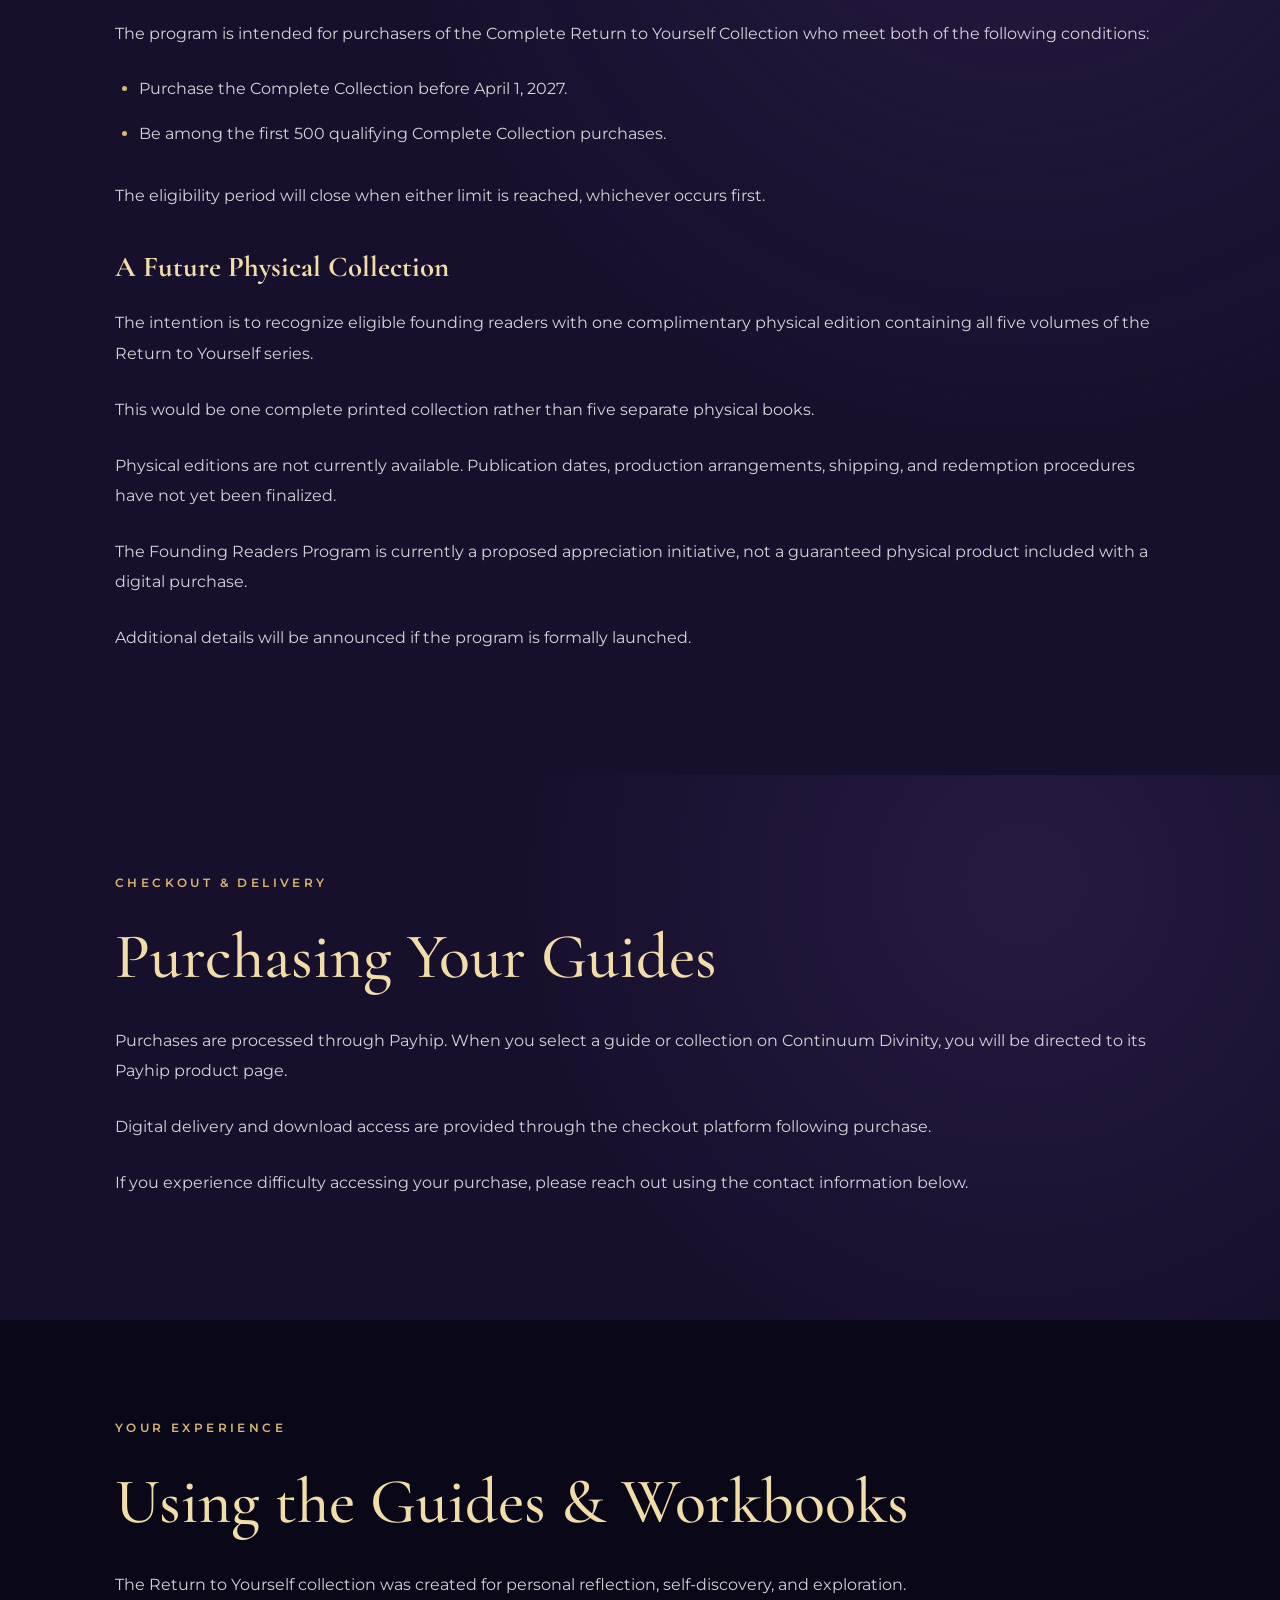
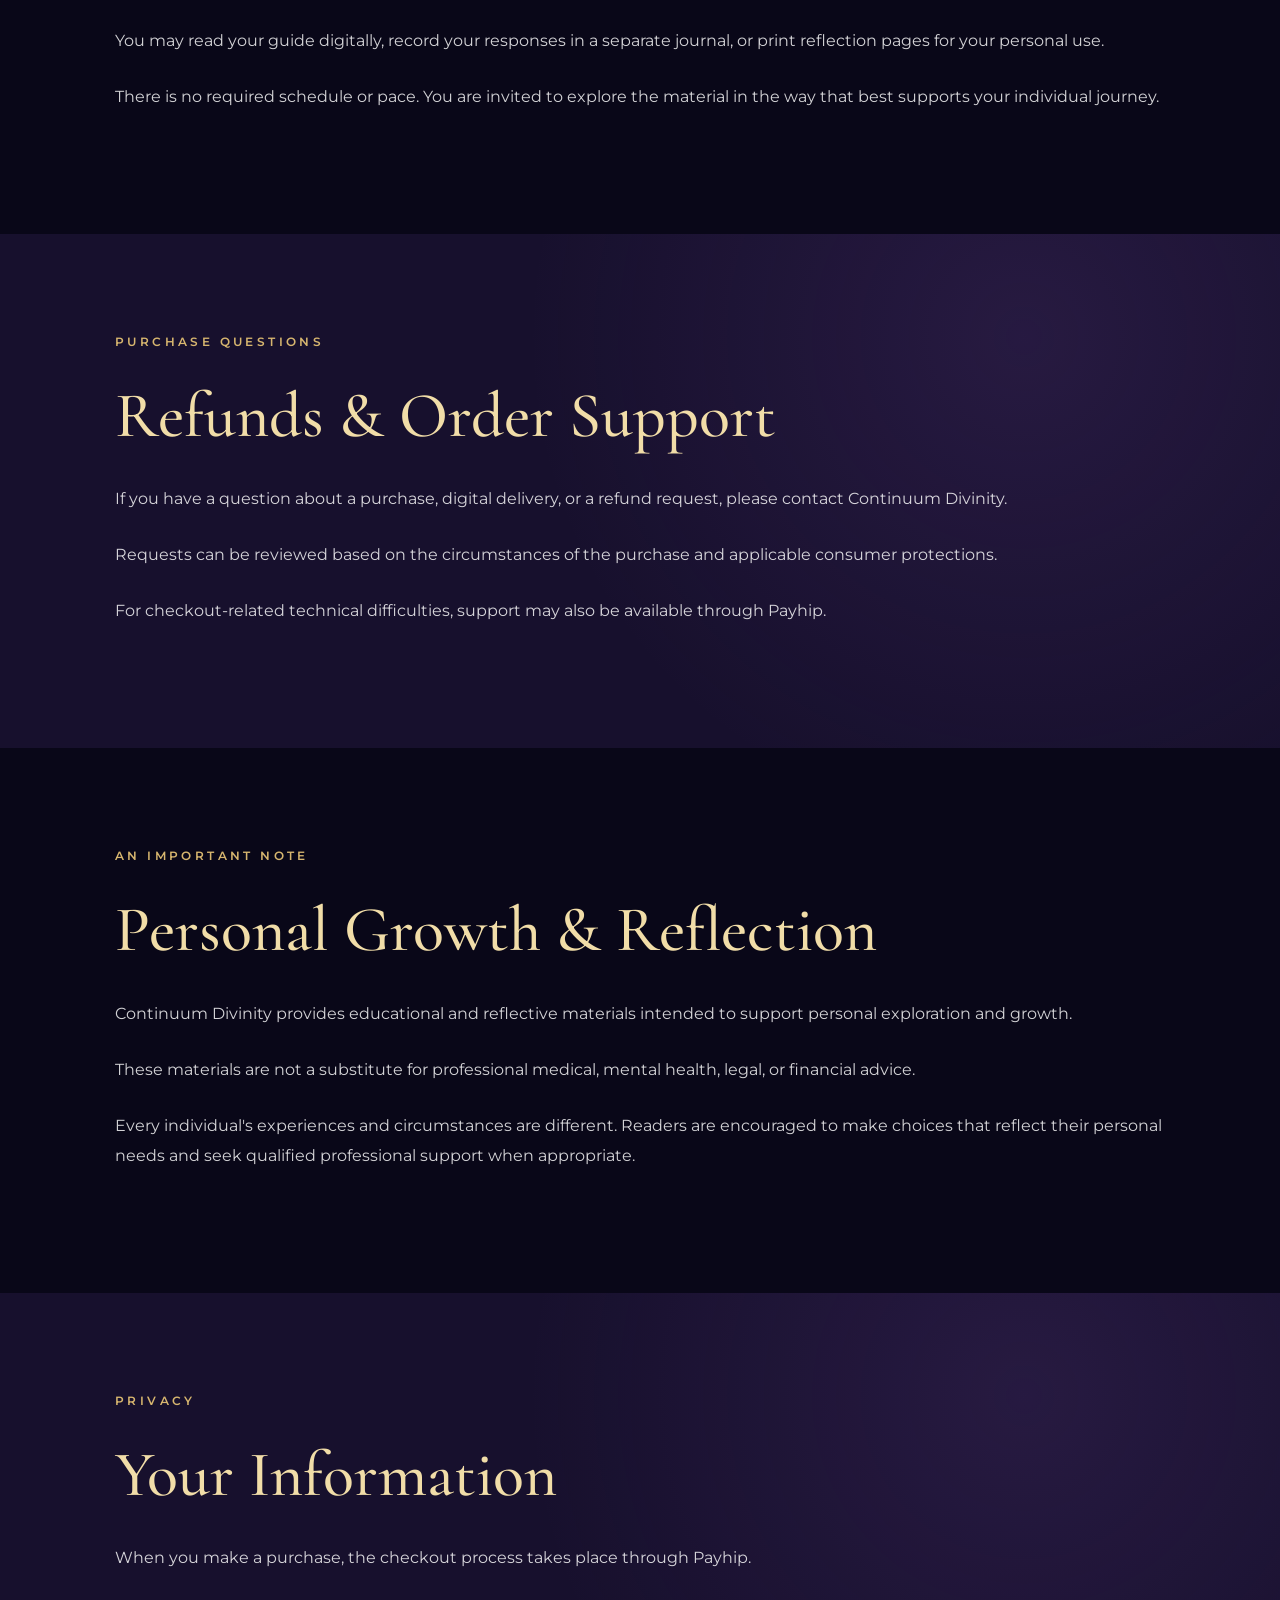
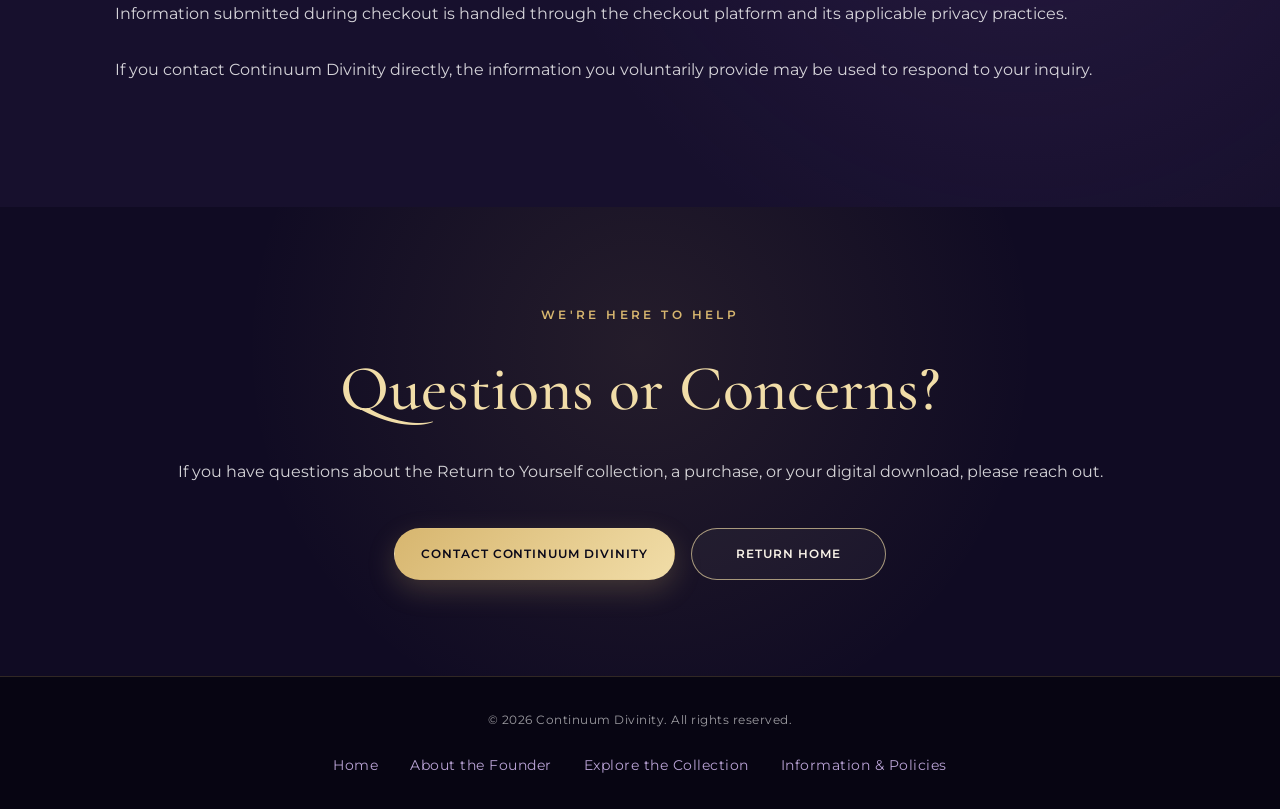
<file: policies.html>
<!DOCTYPE html>
<html lang="en">

<head>
    <meta charset="UTF-8">
    <meta name="viewport" content="width=device-width, initial-scale=1.0">

    <meta name="description"
          content="Learn about digital downloads, purchases, delivery, and support for Continuum Divinity's Return to Yourself collection.">

    <title>Information & Policies | Continuum Divinity</title>

    <link rel="stylesheet" href="style.css">
    <script src="script.js" defer></script>
</head>

<body class="policies-page">

    <!-- NAVIGATION -->

    <header class="site-header">

        <nav class="navbar" aria-label="Main navigation">

            <a href="index.html#home" class="logo">
                Continuum Divinity
            </a>

            <button
                class="menu-button"
                id="menuButton"
                type="button"
                aria-label="Open navigation menu"
                aria-controls="navLinks"
                aria-expanded="false"
            >
                ☰
            </button>

            <ul class="nav-links" id="navLinks">

                <li><a href="index.html#home">Home</a></li>

                <li><a href="index.html#journey">The Journey</a></li>

                <li><a href="index.html#offerings">Offerings</a></li>

                <li>
                    <a href="index.html#complete-collection">
                        Collection
                    </a>
                </li>

                <li><a href="about.html">About</a></li>

                <li><a href="previews.html">Previews</a></li>
                
                <li><a href="policies.html">Policies</a></li>
                
                <li><a href="index.html#contact">Connect</a></li>


            </ul>

        </nav>

    </header>


    <main>

        <!-- PAGE HERO -->

        <section class="resource-hero">

            <div class="resource-hero-content">

                <p class="eyebrow">
                    Clarity, Care & Transparency
                </p>

                <h1>Information & Policies</h1>

                <p>
                    Helpful information about your
                    digital purchases and your experience
                    with Continuum Divinity.
                </p>

                <span class="resource-ornament" aria-hidden="true">
                    ✦
                </span>

            </div>

        </section>


        <!-- DIGITAL PRODUCTS -->

        <section class="resource-information-section">

            <div class="resource-reading-container">

                <p class="eyebrow">
                    Your Purchase
                </p>

                <h2>Digital Products</h2>

                <p>
                    All Return to Yourself guides and
                    workbooks are digital products
                    delivered as downloadable PDF files.
                </p>

                <p>
                    Each individual volume includes
                    its guide and workbook together
                    in one PDF.
                </p>

                <p>
                    The Complete Return to Yourself
                    Collection includes all five volumes
                    together in one downloadable PDF.
                </p>

                <p>
                    No physical books or printed
                    materials will be shipped.
                </p>

            </div>

        </section>

        <!-- =====================================================
     FOUNDING READERS PROGRAM
     ===================================================== -->

<section class="resource-information-section resource-alternate">

    <div class="resource-reading-container">

        <p class="eyebrow">
            A Special Thank You
        </p>

        <h2>
            The Founding Readers Program
        </h2>

        <p>
            Continuum Divinity began with a vision
            of personal healing, conscious growth,
            and collective transformation.
        </p>

        <p>
            To express appreciation for those who
            support this vision during its earliest
            stages, the Founding Readers Program
            is being developed as a special
            opportunity for qualifying purchasers
            of the Complete Return to Yourself
            Collection.
        </p>

        <h3>
            Who May Qualify?
        </h3>

        <p>
            The program is intended for purchasers
            of the Complete Return to Yourself
            Collection who meet both of the
            following conditions:
        </p>

        <ul class="founding-readers-list">

            <li>
                Purchase the Complete Collection
                before April 1, 2027.
            </li>

            <li>
                Be among the first 500 qualifying
                Complete Collection purchases.
            </li>

        </ul>

        <p>
            The eligibility period will close
            when either limit is reached,
            whichever occurs first.
        </p>

        <h3>
            A Future Physical Collection
        </h3>

        <p>
            The intention is to recognize eligible
            founding readers with one complimentary
            physical edition containing all five
            volumes of the Return to Yourself series.
        </p>

        <p>
            This would be one complete printed
            collection rather than five separate
            physical books.
        </p>

        <p>
            Physical editions are not currently
            available. Publication dates,
            production arrangements, shipping,
            and redemption procedures have
            not yet been finalized.
        </p>

        <p>
            The Founding Readers Program is
            currently a proposed appreciation
            initiative, not a guaranteed
            physical product included with
            a digital purchase.
        </p>

        <p>
            Additional details will be announced
            if the program is formally launched.
        </p>

    </div>

</section>

        <!-- PURCHASE AND DELIVERY -->

        <section class="resource-information-section resource-alternate">

            <div class="resource-reading-container">

                <p class="eyebrow">
                    Checkout & Delivery
                </p>

                <h2>Purchasing Your Guides</h2>

                <p>
                    Purchases are processed through Payhip.
                    When you select a guide or collection
                    on Continuum Divinity, you will be
                    directed to its Payhip product page.
                </p>

                <p>
                    Digital delivery and download access
                    are provided through the checkout
                    platform following purchase.
                </p>

                <p>
                    If you experience difficulty accessing
                    your purchase, please reach out
                    using the contact information below.
                </p>

            </div>

        </section>


        <!-- USING THE WORKBOOKS -->

        <section class="resource-information-section">

            <div class="resource-reading-container">

                <p class="eyebrow">
                    Your Experience
                </p>

                <h2>Using the Guides & Workbooks</h2>

                <p>
                    The Return to Yourself collection
                    was created for personal reflection,
                    self-discovery, and exploration.
                </p>

                <p>
                    You may read your guide digitally,
                    record your responses in a separate
                    journal, or print reflection pages
                    for your personal use.
                </p>

                <p>
                    There is no required schedule
                    or pace. You are invited to explore
                    the material in the way that best
                    supports your individual journey.
                </p>

            </div>

        </section>


        <!-- REFUNDS -->

        <section class="resource-information-section resource-alternate">

            <div class="resource-reading-container">

                <p class="eyebrow">
                    Purchase Questions
                </p>

                <h2>Refunds & Order Support</h2>

                <p>
                    If you have a question about
                    a purchase, digital delivery,
                    or a refund request, please
                    contact Continuum Divinity.
                </p>

                <p>
                    Requests can be reviewed
                    based on the circumstances
                    of the purchase and applicable
                    consumer protections.
                </p>

                <p>
                    For checkout-related technical
                    difficulties, support may also
                    be available through Payhip.
                </p>

            </div>

        </section>


        <!-- PERSONAL GROWTH DISCLAIMER -->

        <section class="resource-information-section">

            <div class="resource-reading-container">

                <p class="eyebrow">
                    An Important Note
                </p>

                <h2>Personal Growth & Reflection</h2>

                <p>
                    Continuum Divinity provides
                    educational and reflective
                    materials intended to support
                    personal exploration and growth.
                </p>

                <p>
                    These materials are not a substitute
                    for professional medical, mental
                    health, legal, or financial advice.
                </p>

                <p>
                    Every individual's experiences
                    and circumstances are different.
                    Readers are encouraged to make
                    choices that reflect their
                    personal needs and seek qualified
                    professional support when appropriate.
                </p>

            </div>

        </section>


        <!-- PRIVACY INFORMATION -->

        <section class="resource-information-section resource-alternate">

            <div class="resource-reading-container">

                <p class="eyebrow">
                    Privacy
                </p>

                <h2>Your Information</h2>

                <p>
                    When you make a purchase,
                    the checkout process takes place
                    through Payhip.
                </p>

                <p>
                    Information submitted during
                    checkout is handled through
                    the checkout platform and
                    its applicable privacy practices.
                </p>

                <p>
                    If you contact Continuum Divinity
                    directly, the information you
                    voluntarily provide may be used
                    to respond to your inquiry.
                </p>

            </div>

        </section>


        <!-- CONTACT -->

        <section class="resource-closing-section">

            <div class="resource-reading-container">

                <p class="eyebrow">
                    We're Here to Help
                </p>

                <h2>Questions or Concerns?</h2>

                <p>
                    If you have questions about
                    the Return to Yourself collection,
                    a purchase, or your digital
                    download, please reach out.
                </p>

                <div class="resource-actions">

                    <a
                        href="mailto:Shea_melissa89@yahoo.com"
                        class="button button-primary"
                    >
                        Contact Continuum Divinity
                    </a>

                    <a
                        href="index.html#home"
                        class="button button-secondary"
                    >
                        Return Home
                    </a>

                </div>

            </div>

        </section>

    </main>


    <!-- FOOTER -->

    <footer class="site-footer">

        <p>
            &copy; <span id="currentYear"></span>
            Continuum Divinity. All rights reserved.
        </p>
        <!-- FOOTER NAVIGATION -->

<nav class="footer-navigation" aria-label="Footer navigation">

    <a href="index.html#home">
        Home
    </a>

    <a href="about.html">
        About the Founder
    </a>

    <a href="previews.html">
        Explore the Collection
    </a>

    <a href="policies.html">
        Information &amp; Policies
    </a>

</nav>
    </footer>

</body>
</html>
</file>
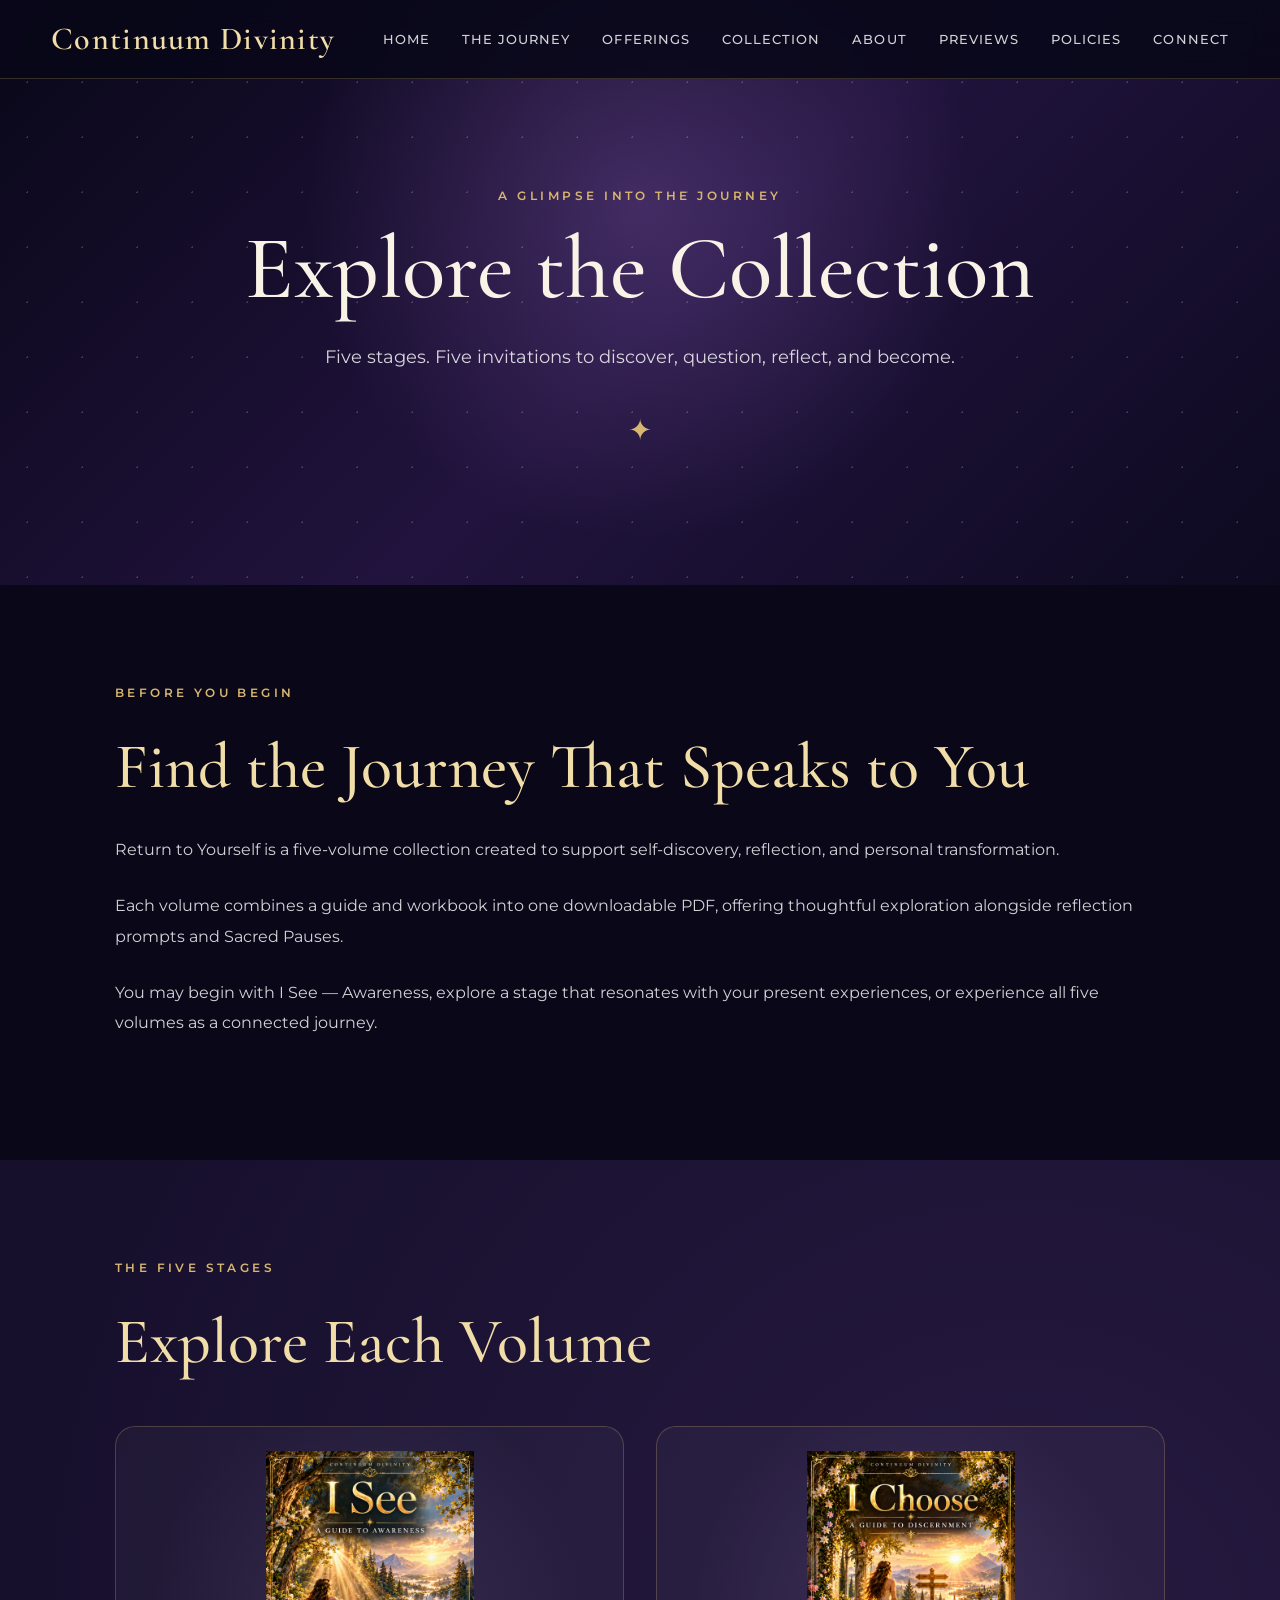
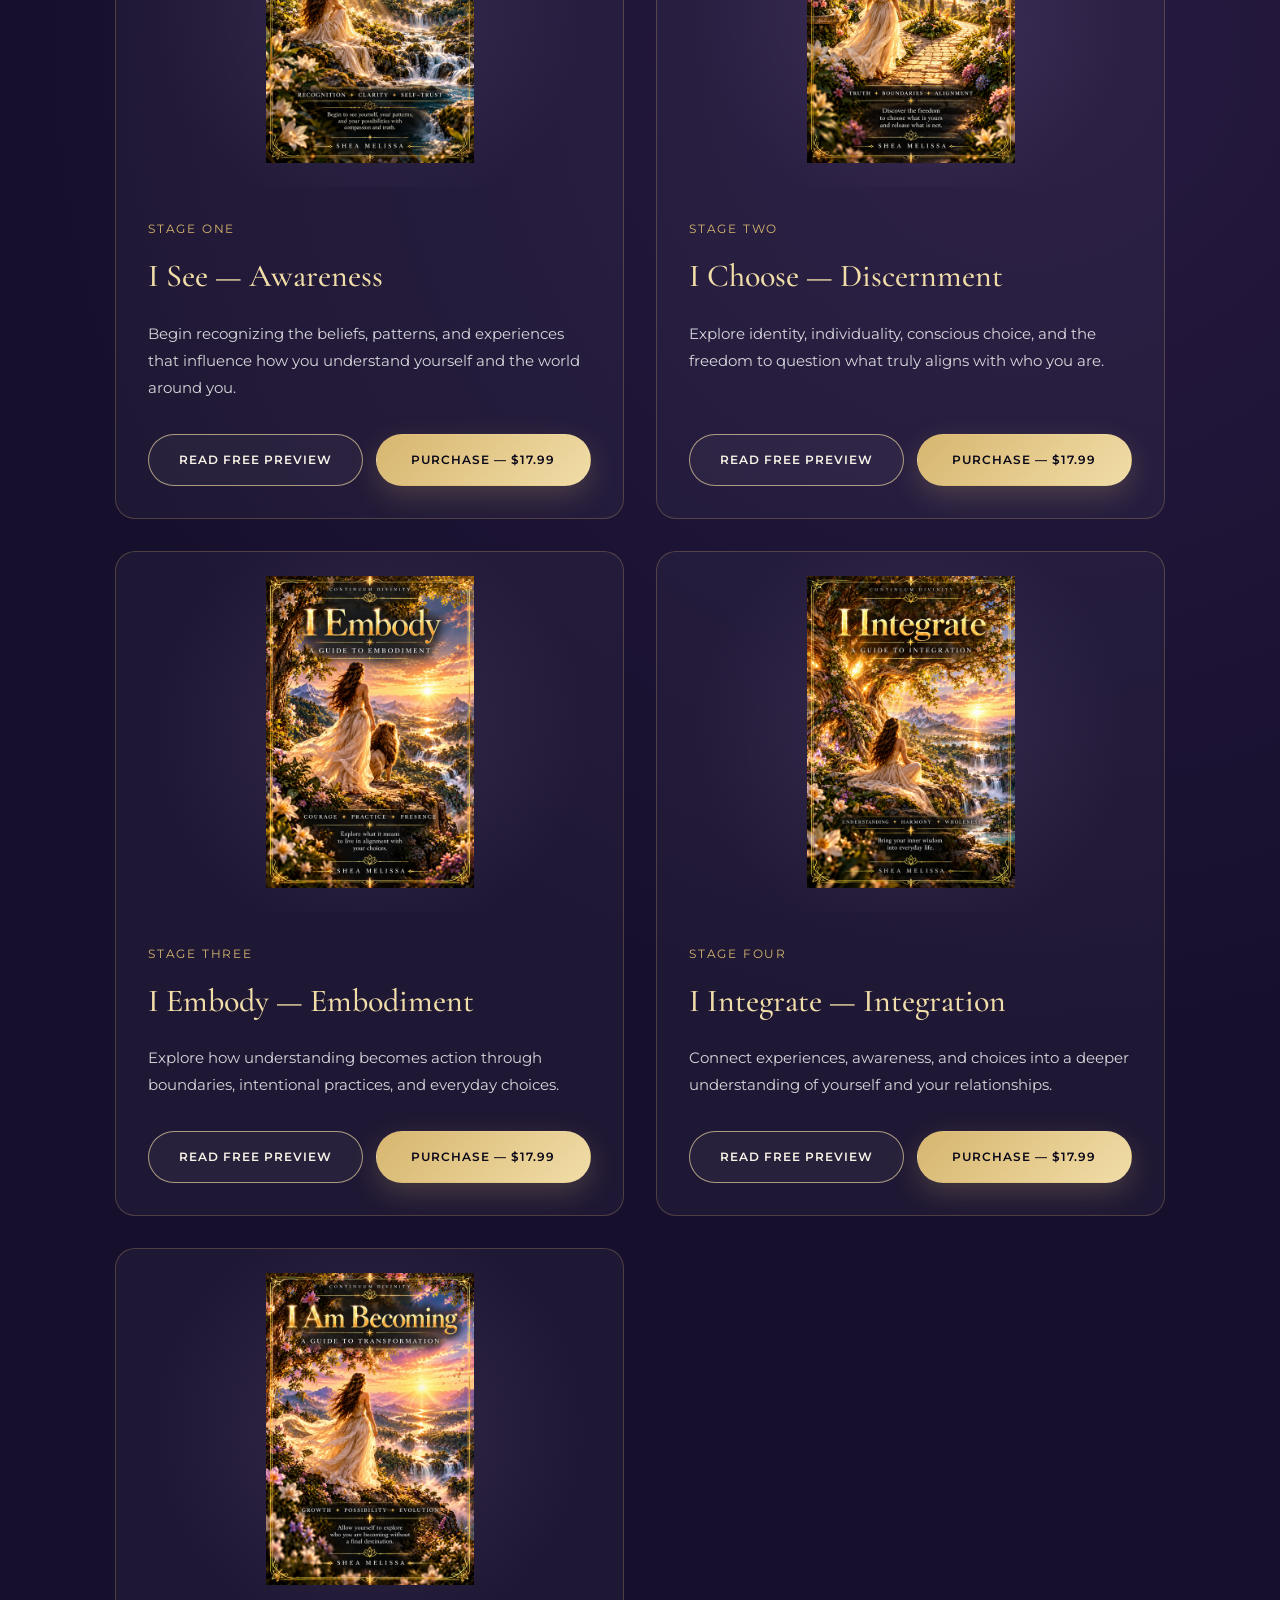
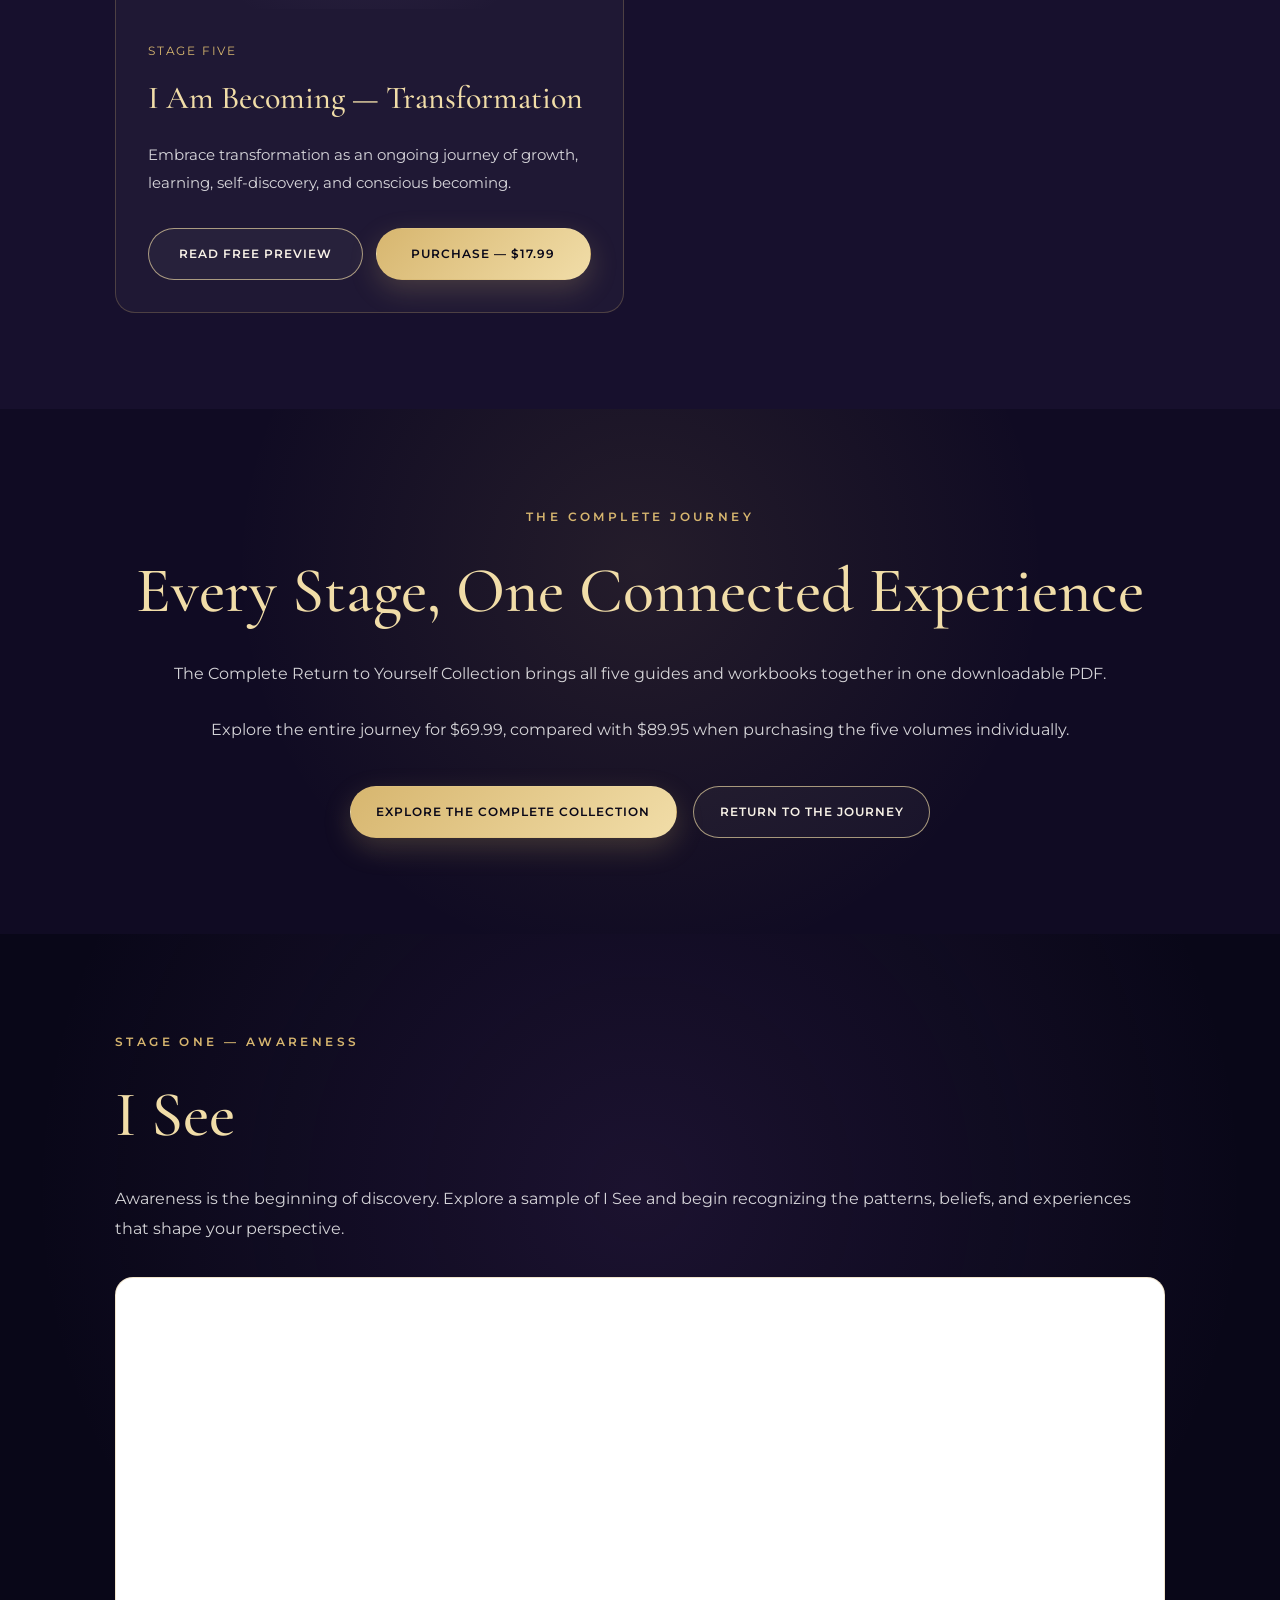
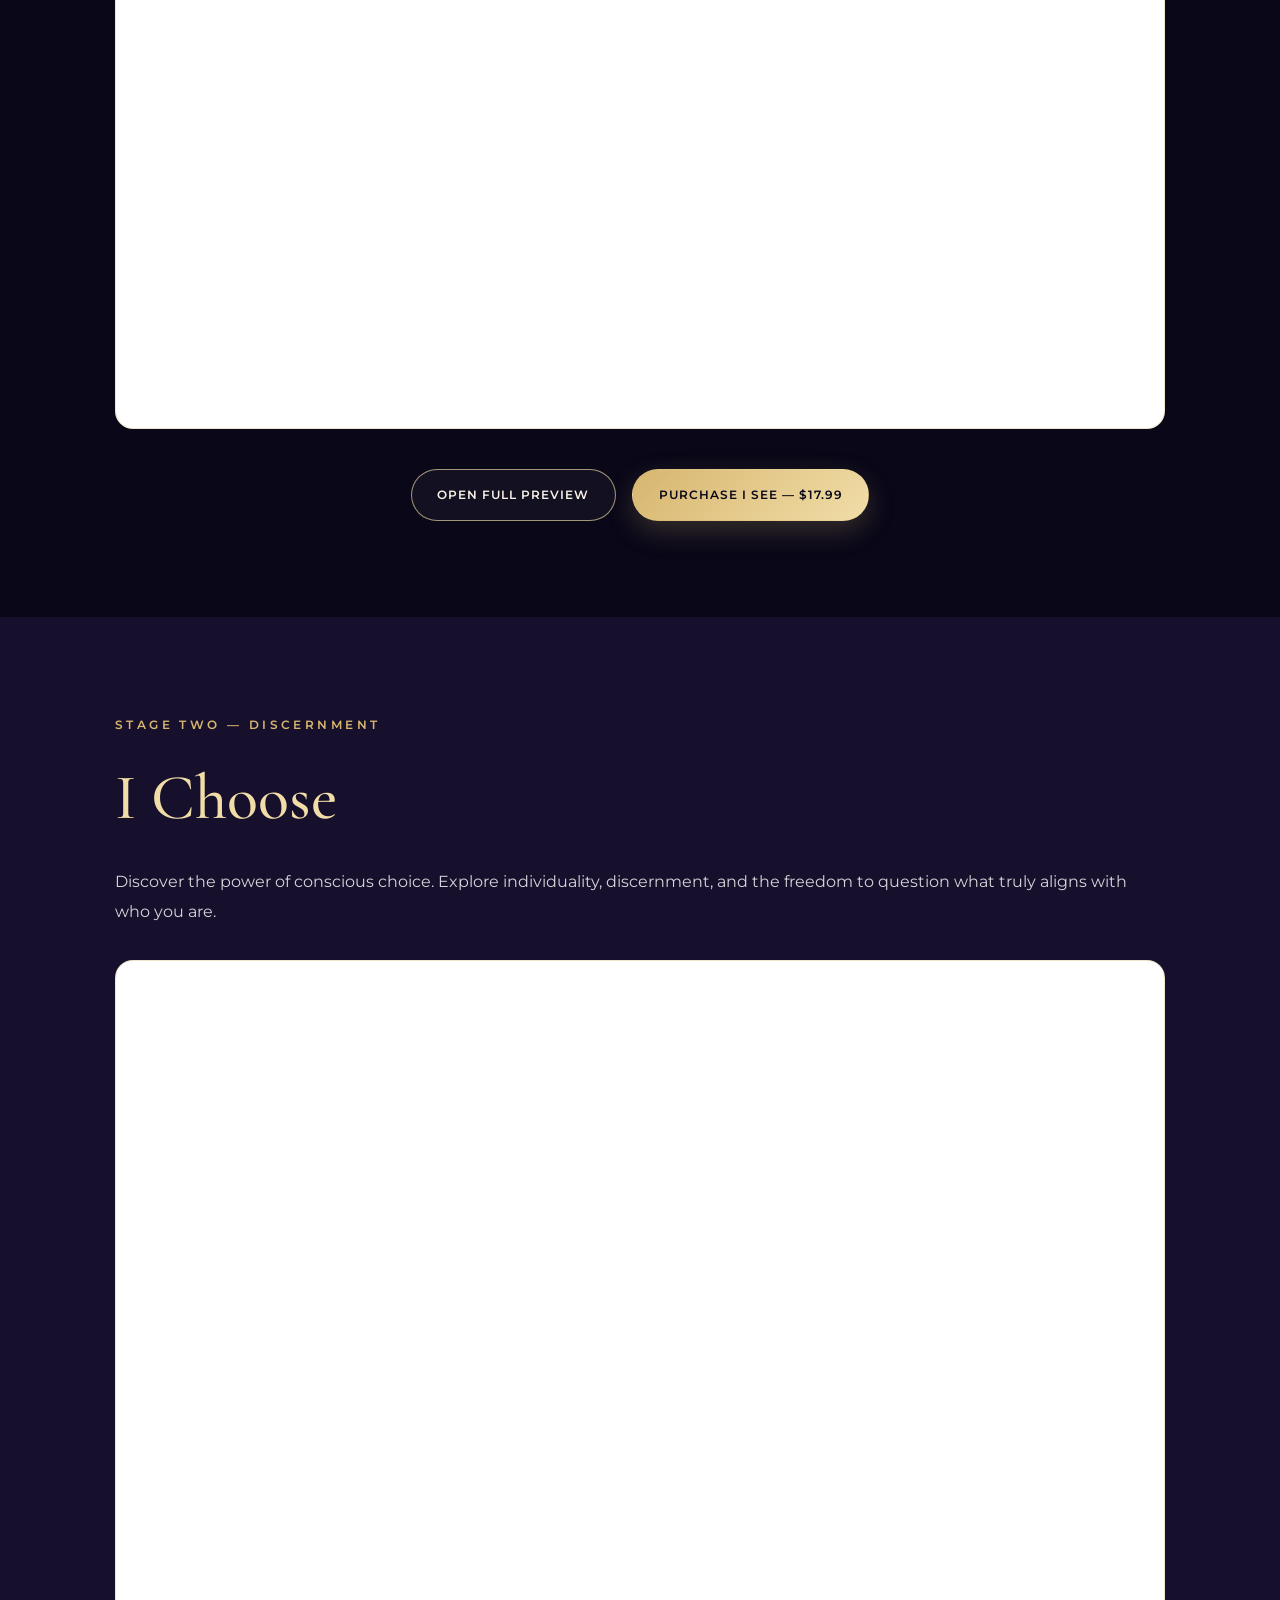
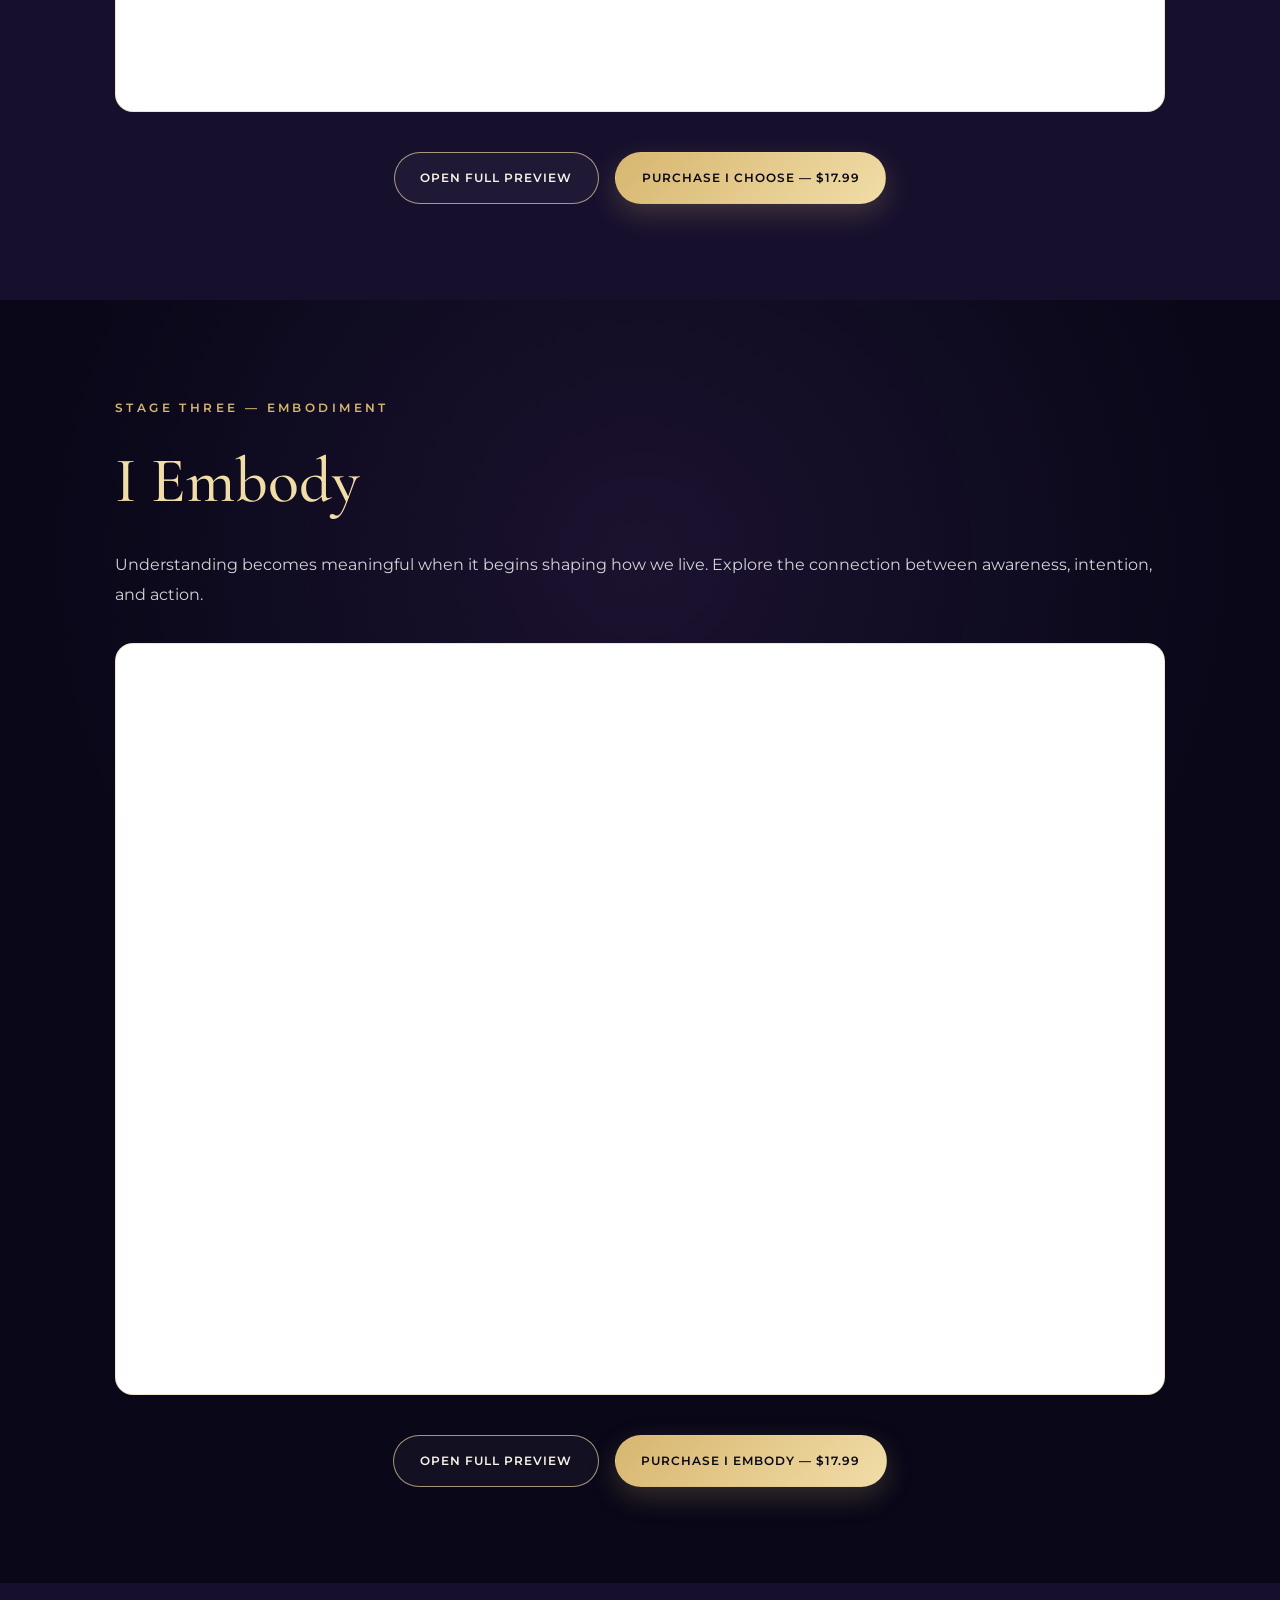
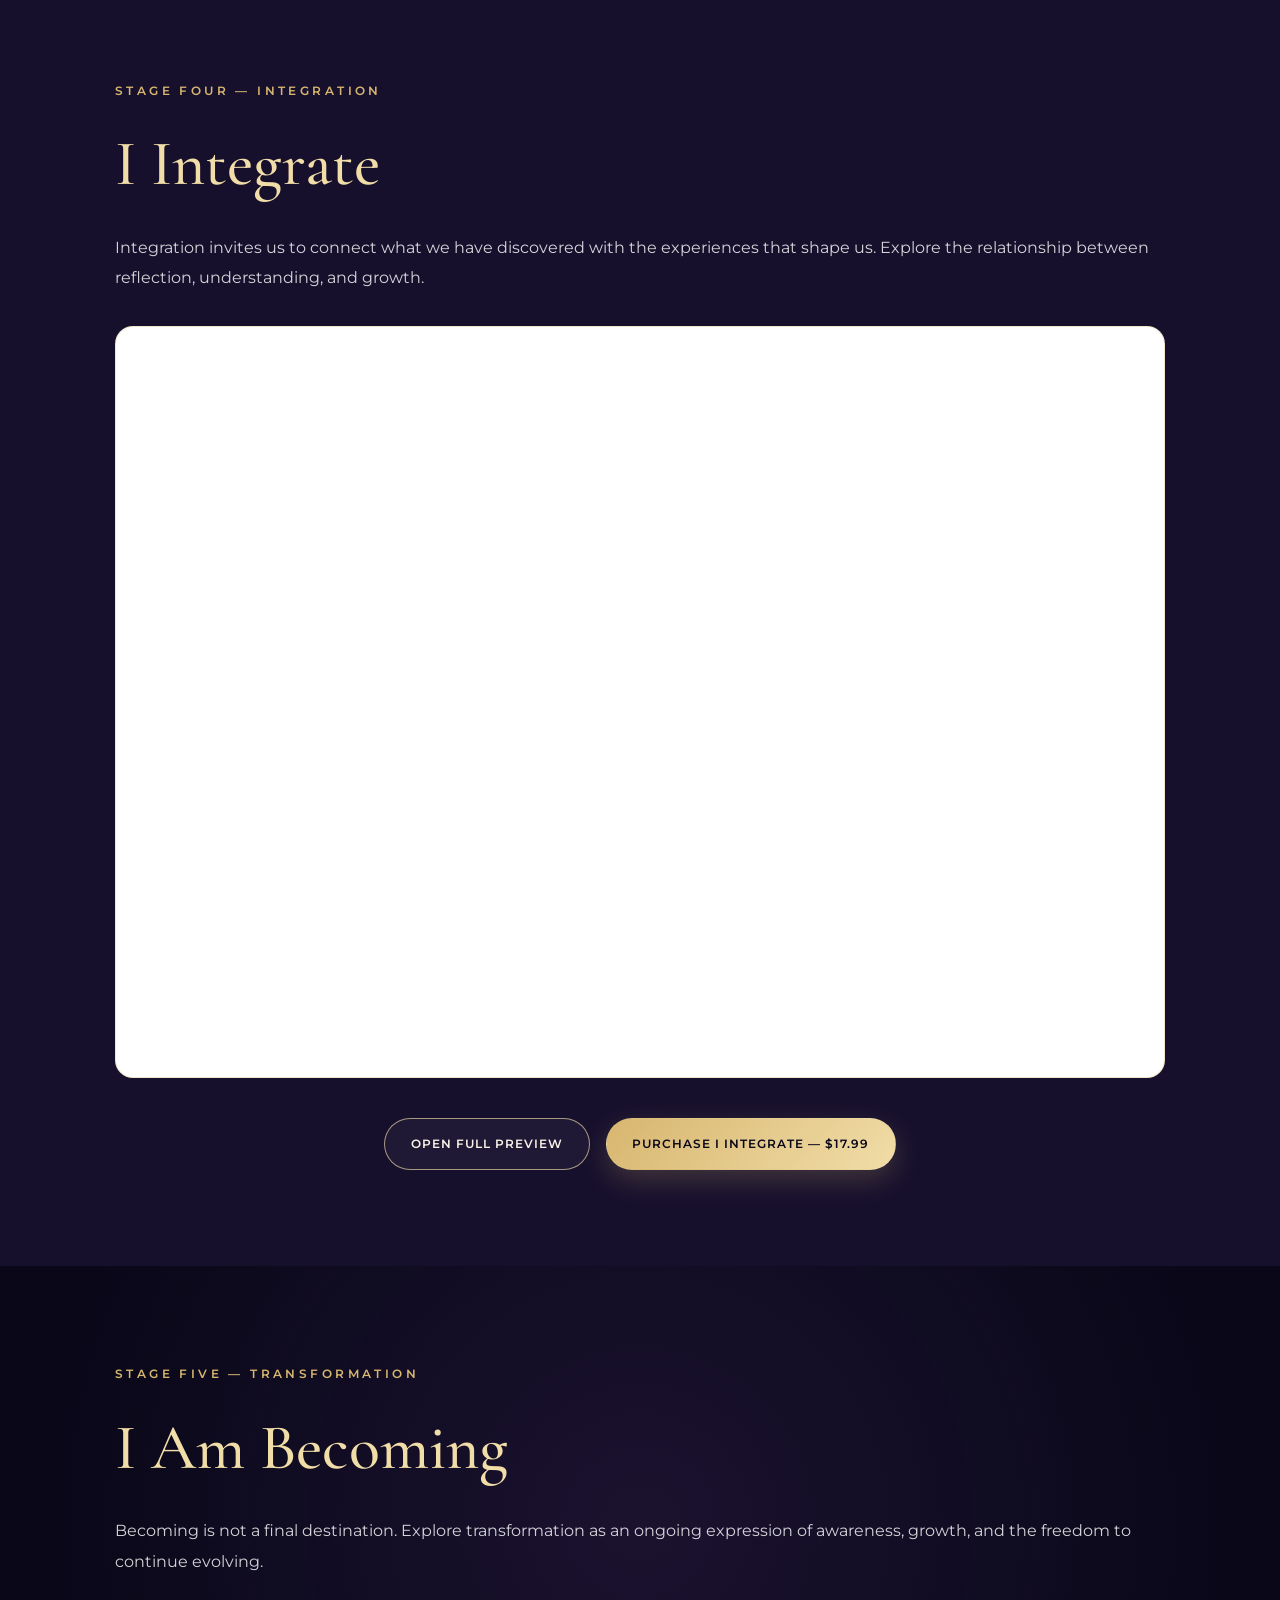
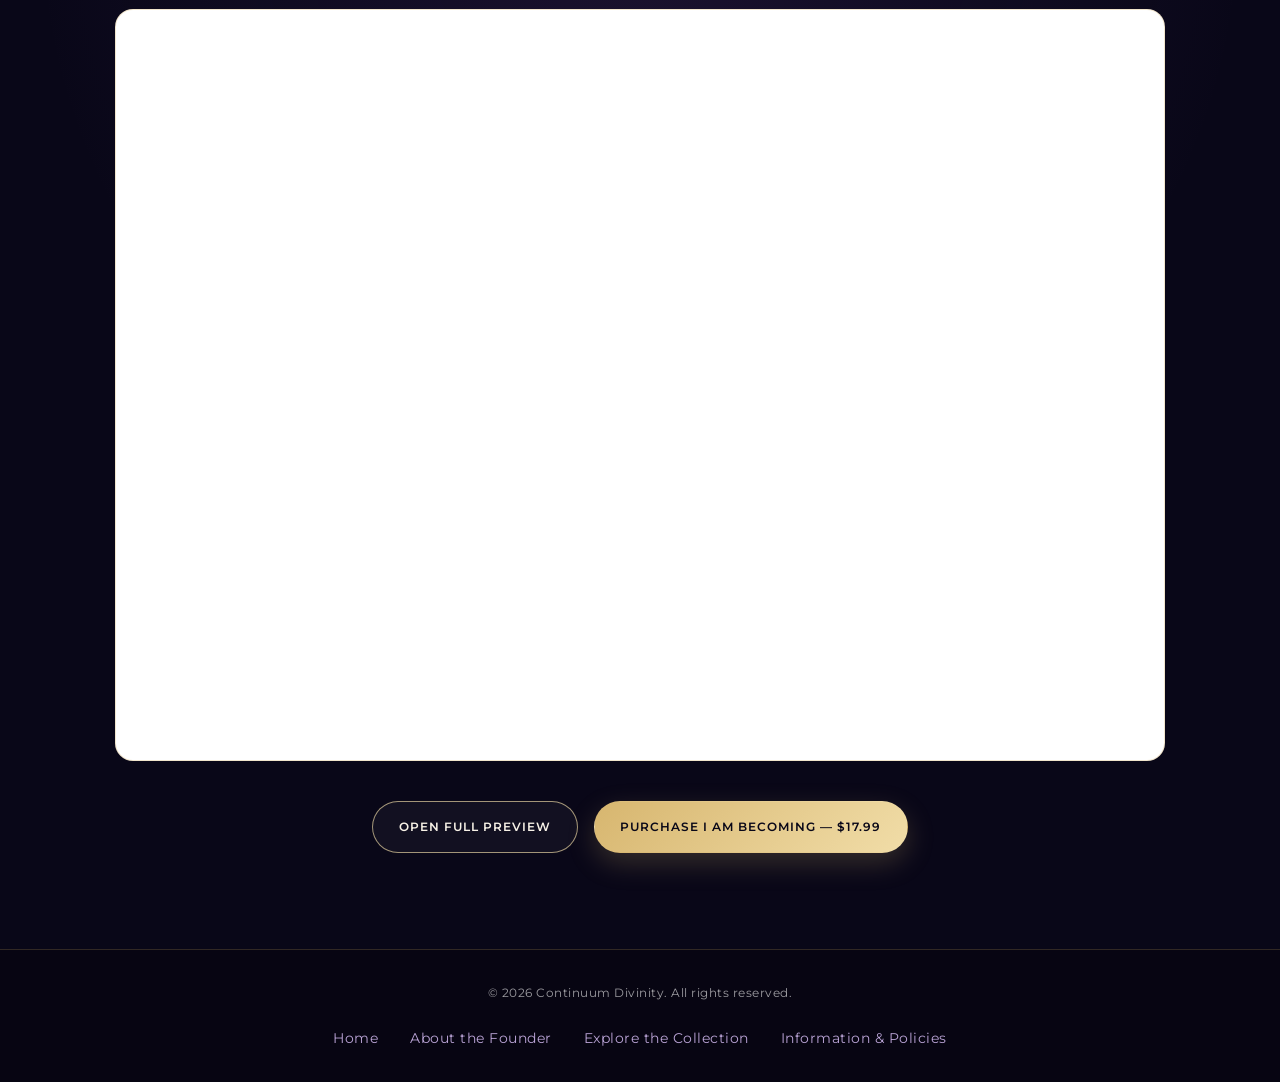
<file: previews.html>
<!DOCTYPE html>
<html lang="en">

<head>
    <meta charset="UTF-8">
    <meta name="viewport" content="width=device-width, initial-scale=1.0">

    <meta name="description"
          content="Explore the five Return to Yourself guides and workbooks by Shea Melissa. Discover awareness, discernment, embodiment, integration, and transformation.">

    <title>Explore the Collection | Continuum Divinity</title>

    <link rel="stylesheet" href="style.css">
    <script src="script.js" defer></script>
</head>

<body class="previews-page">

    <!-- NAVIGATION -->

    <header class="site-header">

        <nav class="navbar" aria-label="Main navigation">

            <a href="index.html#home" class="logo">
                Continuum Divinity
            </a>

            <button
                class="menu-button"
                id="menuButton"
                type="button"
                aria-label="Open navigation menu"
                aria-controls="navLinks"
                aria-expanded="false"
            >
                ☰
            </button>

            <ul class="nav-links" id="navLinks">

                <li><a href="index.html#home">Home</a></li>

                <li><a href="index.html#journey">The Journey</a></li>

                <li><a href="index.html#offerings">Offerings</a></li>

                <li>
                    <a href="index.html#complete-collection">
                        Collection
                    </a>
                </li>

                <li><a href="about.html">About</a></li>

                <li>
                    <a href="previews.html" aria-current="page">
                        Previews
                    </a>
                </li>

                <li><a href="policies.html">Policies</a></li>

                <li><a href="index.html#contact">Connect</a></li>

            </ul>

        </nav>

    </header>


    <main>

        <!-- PAGE INTRODUCTION -->

        <section class="resource-hero">

            <div class="resource-hero-content">

                <p class="eyebrow">
                    A Glimpse Into the Journey
                </p>

                <h1>Explore the Collection</h1>

                <p>
                    Five stages. Five invitations to discover,
                    question, reflect, and become.
                </p>

                <span class="resource-ornament" aria-hidden="true">
                    ✦
                </span>

            </div>

        </section>


        <!-- INTRODUCTION -->

        <section class="resource-introduction">

            <div class="resource-reading-container">

                <p class="eyebrow">
                    Before You Begin
                </p>

                <h2>
                    Find the Journey That Speaks to You
                </h2>

                <p>
                    Return to Yourself is a five-volume collection
                    created to support self-discovery, reflection,
                    and personal transformation.
                </p>

                <p>
                    Each volume combines a guide and workbook
                    into one downloadable PDF, offering
                    thoughtful exploration alongside reflection
                    prompts and Sacred Pauses.
                </p>

                <p>
                    You may begin with I See — Awareness,
                    explore a stage that resonates with
                    your present experiences, or experience
                    all five volumes as a connected journey.
                </p>

            </div>

        </section>


        <!-- =====================================================
     FIVE VOLUMES
     ===================================================== -->

<section class="resource-collection-section">

    <div class="resource-reading-container">

        <p class="eyebrow">
            The Five Stages
        </p>

        <h2>
            Explore Each Volume
        </h2>

        <div class="preview-grid">


            <!-- =====================================================
                 STAGE ONE — I SEE
                 ===================================================== -->

            <article class="preview-card">

                <img
                    src="images/WebsiteISeeImage.png"
                    alt="I See — Awareness book cover"
                    loading="lazy"
                >

                <div class="preview-card-content">

                    <span class="preview-stage-label">
                        Stage One
                    </span>

                    <h3>
                        I See — Awareness
                    </h3>

                    <p>
                        Begin recognizing the beliefs,
                        patterns, and experiences that
                        influence how you understand
                        yourself and the world around you.
                    </p>

                    <div class="preview-card-actions">

                        <a
                            href="#preview-i-see"
                            class="button button-secondary"
                        >
                            Read Free Preview
                        </a>

                        <a
                            href="https://payhip.com/b/J2A14"
                            target="_blank"
                            rel="noopener noreferrer"
                            class="button button-primary"
                        >
                            Purchase — $17.99
                        </a>

                    </div>

                </div>

            </article>


            <!-- =====================================================
                 STAGE TWO — I CHOOSE
                 ===================================================== -->

            <article class="preview-card">

                <img
                    src="images/WebsiteIchooseimage.png"
                    alt="I Choose — Discernment book cover"
                    loading="lazy"
                >

                <div class="preview-card-content">

                    <span class="preview-stage-label">
                        Stage Two
                    </span>

                    <h3>
                        I Choose — Discernment
                    </h3>

                    <p>
                        Explore identity, individuality,
                        conscious choice, and the freedom
                        to question what truly aligns
                        with who you are.
                    </p>

                    <div class="preview-card-actions">

                        <a
                            href="#preview-i-choose"
                            class="button button-secondary"
                        >
                            Read Free Preview
                        </a>

                        <a
                            href="https://payhip.com/b/2jsL1"
                            target="_blank"
                            rel="noopener noreferrer"
                            class="button button-primary"
                        >
                            Purchase — $17.99
                        </a>

                    </div>
                    
                </div>

            </article>


            <!-- =====================================================
                 STAGE THREE — I EMBODY
                 ===================================================== -->

            <article class="preview-card">

                <img
                    src="images/WebsiteIembodyimage.png"
                    alt="I Embody — Embodiment book cover"
                    loading="lazy"
                >

                <div class="preview-card-content">

                    <span class="preview-stage-label">
                        Stage Three
                    </span>

                    <h3>
                        I Embody — Embodiment
                    </h3>

                    <p>
                        Explore how understanding
                        becomes action through
                        boundaries, intentional
                        practices, and everyday choices.
                    </p>

                    <div class="preview-card-actions">

                        <a
                            href="#preview-i-embody"
                            class="button button-secondary"
                        >
                            Read Free Preview
                        </a>

                        <a
                            href="https://payhip.com/b/2xu9H"
                            target="_blank"
                            rel="noopener noreferrer"
                            class="button button-primary"
                        >
                            Purchase — $17.99
                        </a>

                    </div>

                </div>

            </article>


            <!-- =====================================================
                 STAGE FOUR — I INTEGRATE
                 ===================================================== -->

            <article class="preview-card">

                <img
                    src="images/websiteiIntegrateimage.png"
                    alt="I Integrate — Integration book cover"
                    loading="lazy"
                >

                <div class="preview-card-content">

                    <span class="preview-stage-label">
                        Stage Four
                    </span>

                    <h3>
                        I Integrate — Integration
                    </h3>

                    <p>
                        Connect experiences, awareness,
                        and choices into a deeper
                        understanding of yourself
                        and your relationships.
                    </p>

                    <div class="preview-card-actions">

                        <a
                            href="#preview-i-integrate"
                            class="button button-secondary"
                        >
                            Read Free Preview
                        </a>

                        <a
                            href="https://payhip.com/b/1yG0b"
                            target="_blank"
                            rel="noopener noreferrer"
                            class="button button-primary"
                        >
                            Purchase — $17.99
                        </a>

                    </div>

                </div>

            </article>


            <!-- =====================================================
                 STAGE FIVE — I AM BECOMING
                 ===================================================== -->

            <article class="preview-card">

                <img
                    src="images/websiteIAmBecomingimage.png"
                    alt="I Am Becoming — Transformation book cover"
                    loading="lazy"
                >

                <div class="preview-card-content">

                    <span class="preview-stage-label">
                        Stage Five
                    </span>

                    <h3>
                        I Am Becoming — Transformation
                    </h3>

                    <p>
                        Embrace transformation as
                        an ongoing journey of growth,
                        learning, self-discovery,
                        and conscious becoming.
                    </p>

                    <div class="preview-card-actions">

                        <a
                            href="#preview-i-am-becoming"
                            class="button button-secondary"
                        >
                            Read Free Preview
                        </a>

                        <a
                            href="https://payhip.com/b/JXATS"
                            target="_blank"
                            rel="noopener noreferrer"
                            class="button button-primary"
                        >
                            Purchase — $17.99
                        </a>

                    </div>

                </div>

            </article>


        </div>

    </div>

</section>


        <!-- COMPLETE COLLECTION -->

        <section class="resource-closing-section">

            <div class="resource-reading-container">

                <p class="eyebrow">
                    The Complete Journey
                </p>

                <h2>
                    Every Stage, One Connected Experience
                </h2>

                <p>
                    The Complete Return to Yourself Collection
                    brings all five guides and workbooks
                    together in one downloadable PDF.
                </p>

                <p>
                    Explore the entire journey for $69.99,
                    compared with $89.95 when purchasing
                    the five volumes individually.
                </p>

                <div class="resource-actions">

                    <a
                        href="https://payhip.com/b/sRk3P"
                        target="_blank"
                        rel="noopener noreferrer"
                        class="button button-primary"
                    >
                        Explore the Complete Collection
                    </a>

                    <a
                        href="index.html#offerings"
                        class="button button-secondary"
                    >
                        Return to the Journey
                    </a>

                </div>

            </div>

        </section>

       <!-- =====================================================
     FREE BOOK PREVIEWS
     CONTINUUM DIVINITY
     ===================================================== -->


<!-- =====================================================
     STAGE ONE — I SEE
     ===================================================== -->

<section class="book-preview-section" id="preview-i-see">

    <div class="resource-reading-container">

        <p class="eyebrow">Stage One — Awareness</p>

        <h2>I See</h2>

        <p>
            Awareness is the beginning of discovery.
            Explore a sample of I See and begin
            recognizing the patterns, beliefs,
            and experiences that shape your perspective.
        </p>

        <div class="book-preview-reader">

            <iframe
                src="previews/i-see-sample.pdf"
                title="I See — Awareness Free Book Preview"
                loading="lazy"
            ></iframe>

        </div>

        <div class="resource-actions">

            <a
                href="previews/i-see-sample.pdf"
                target="_blank"
                rel="noopener noreferrer"
                class="button button-secondary"
            >
                Open Full Preview
            </a>

            <a
                href="https://payhip.com/b/J2A14"
                target="_blank"
                rel="noopener noreferrer"
                class="button button-primary"
            >
                Purchase I See — $17.99
            </a>

        </div>

    </div>

</section>


<!-- =====================================================
     STAGE TWO — I CHOOSE
     ===================================================== -->

<section class="book-preview-section" id="preview-i-choose">

    <div class="resource-reading-container">

        <p class="eyebrow">Stage Two — Discernment</p>

        <h2>I Choose</h2>

        <p>
            Discover the power of conscious choice.
            Explore individuality, discernment,
            and the freedom to question what
            truly aligns with who you are.
        </p>

        <div class="book-preview-reader">

            <iframe
                src="previews/i-choose-sample.pdf"
                title="I Choose — Discernment Free Book Preview"
                loading="lazy"
            ></iframe>

        </div>

        <div class="resource-actions">

            <a
                href="previews/i-choose-sample.pdf"
                target="_blank"
                rel="noopener noreferrer"
                class="button button-secondary"
            >
                Open Full Preview
            </a>

            <a
                href="https://payhip.com/b/2jsL1"
                target="_blank"
                rel="noopener noreferrer"
                class="button button-primary"
            >
                Purchase I Choose — $17.99
            </a>

        </div>

    </div>

</section>


<!-- =====================================================
     STAGE THREE — I EMBODY
     ===================================================== -->

<section class="book-preview-section" id="preview-i-embody">

    <div class="resource-reading-container">

        <p class="eyebrow">Stage Three — Embodiment</p>

        <h2>I Embody</h2>

        <p>
            Understanding becomes meaningful
            when it begins shaping how we live.
            Explore the connection between
            awareness, intention, and action.
        </p>

        <div class="book-preview-reader">

            <iframe
                src="previews/i-embody-sample.pdf"
                title="I Embody — Embodiment Free Book Preview"
                loading="lazy"
            ></iframe>

        </div>

        <div class="resource-actions">

            <a
                href="previews/i-embody-sample.pdf"
                target="_blank"
                rel="noopener noreferrer"
                class="button button-secondary"
            >
                Open Full Preview
            </a>

            <a
                href="https://payhip.com/b/2xu9H"
                target="_blank"
                rel="noopener noreferrer"
                class="button button-primary"
            >
                Purchase I Embody — $17.99
            </a>

        </div>

    </div>

</section>


<!-- =====================================================
     STAGE FOUR — I INTEGRATE
     ===================================================== -->

<section class="book-preview-section" id="preview-i-integrate">

    <div class="resource-reading-container">

        <p class="eyebrow">Stage Four — Integration</p>

        <h2>I Integrate</h2>

        <p>
            Integration invites us to connect
            what we have discovered with
            the experiences that shape us.
            Explore the relationship between
            reflection, understanding, and growth.
        </p>

        <div class="book-preview-reader">

            <iframe
                src="previews/i-integrate-sample.pdf"
                title="I Integrate — Integration Free Book Preview"
                loading="lazy"
            ></iframe>

        </div>

        <div class="resource-actions">

            <a
                href="previews/i-integrate-sample.pdf"
                target="_blank"
                rel="noopener noreferrer"
                class="button button-secondary"
            >
                Open Full Preview
            </a>

            <a
                href="https://payhip.com/b/1yG0b"
                target="_blank"
                rel="noopener noreferrer"
                class="button button-primary"
            >
                Purchase I Integrate — $17.99
            </a>

        </div>

    </div>

</section>


<!-- =====================================================
     STAGE FIVE — I AM BECOMING
     ===================================================== -->

<section class="book-preview-section" id="preview-i-am-becoming">

    <div class="resource-reading-container">

        <p class="eyebrow">Stage Five — Transformation</p>

        <h2>I Am Becoming</h2>

        <p>
            Becoming is not a final destination.
            Explore transformation as an ongoing
            expression of awareness, growth,
            and the freedom to continue evolving.
        </p>

        <div class="book-preview-reader">

            <iframe
                src="previews/i-am-becoming-sample.pdf"
                title="I Am Becoming — Transformation Free Book Preview"
                loading="lazy"
            ></iframe>

        </div>

        <div class="resource-actions">

            <a
                href="previews/i-am-becoming-sample.pdf"
                target="_blank"
                rel="noopener noreferrer"
                class="button button-secondary"
            >
                Open Full Preview
            </a>

            <a
                href="https://payhip.com/b/JXATS"
                target="_blank"
                rel="noopener noreferrer"
                class="button button-primary"
            >
                Purchase I Am Becoming — $17.99
            </a>

        </div>

    </div>

</section>

    </div>

</article>

    </main>


    <!-- FOOTER -->

    <footer class="site-footer">

        <p>
            &copy; <span id="currentYear"></span>
            Continuum Divinity. All rights reserved.
        </p>
        <!-- FOOTER NAVIGATION -->

<nav class="footer-navigation" aria-label="Footer navigation">

    <a href="index.html#home">
        Home
    </a>

    <a href="about.html">
        About the Founder
    </a>

    <a href="previews.html">
        Explore the Collection
    </a>

    <a href="policies.html">
        Information &amp; Policies
    </a>

</nav>
    </footer>

</body>
</html>
</file>
<file: style.css>
/* ==========================================================
   CONTINUUM DIVINITY
   Complete Website Styles
   ========================================================== */

@import url("https://fonts.googleapis.com/css2?family=Cormorant+Garamond:wght@400;500;600;700&family=Montserrat:wght@300;400;500;600&display=swap");

/* GLOBAL */

:root {
    --midnight: #090718;
    --deep-purple: #17102d;
    --purple: #4a2d73;
    --lavender: #b9a3d5;
    --gold: #d7b66f;
    --light-gold: #f1dda8;
    --cream: #f8f2e7;
    --soft-white: rgba(255, 255, 255, 0.82);
    --shadow: 0 18px 45px rgba(0, 0, 0, 0.28);
}

* {
    box-sizing: border-box;
    margin: 0;
    padding: 0;
}

html {
    scroll-behavior: smooth;
}

body {
    background-color: var(--midnight);
    color: var(--cream);
    font-family: "Montserrat", sans-serif;
    line-height: 1.7;
}

h1,
h2,
h3,
.logo {
    font-family: "Cormorant Garamond", serif;
}

a {
    color: inherit;
    text-decoration: none;
}

button,
a {
    -webkit-tap-highlight-color: transparent;
}

a:focus-visible,
button:focus-visible {
    outline: 2px solid var(--light-gold);
    outline-offset: 5px;
}

section {
    scroll-margin-top: 85px;
}

[hidden] {
    display: none !important;
}

/* NAVIGATION */

.site-header {
    position: fixed;
    top: 0;
    left: 0;
    z-index: 1000;
    width: 100%;
    background: rgba(9, 7, 24, 0.88);
    border-bottom: 1px solid rgba(215, 182, 111, 0.22);
    backdrop-filter: blur(14px);
}

.navbar {
    width: min(1180px, 92%);
    min-height: 78px;
    margin: 0 auto;
    display: flex;
    align-items: center;
    justify-content: space-between;
    gap: 2rem;
}

.logo {
    color: var(--light-gold);
    font-size: clamp(1.55rem, 3vw, 2rem);
    font-weight: 600;
    letter-spacing: 0.04em;
    white-space: nowrap;
}

.nav-links {
    display: flex;
    align-items: center;
    gap: 2rem;
    list-style: none;
}

.nav-links a {
    position: relative;
    color: var(--soft-white);
    font-size: 0.82rem;
    font-weight: 500;
    letter-spacing: 0.08em;
    text-transform: uppercase;
    transition: color 0.3s ease;
}

.nav-links a::after {
    position: absolute;
    right: 0;
    bottom: -7px;
    left: 0;
    width: 0;
    height: 1px;
    margin: auto;
    background-color: var(--gold);
    content: "";
    transition: width 0.3s ease;
}

.nav-links a:hover,
.nav-links a:focus-visible {
    color: var(--light-gold);
}

.nav-links a:hover::after,
.nav-links a:focus-visible::after {
    width: 100%;
}

.menu-button {
    display: none;
    border: 0;
    background: transparent;
    color: var(--light-gold);
    cursor: pointer;
    font-size: 1.8rem;
}

/* HERO */

.hero {
    position: relative;
    min-height: 100vh;
    padding: 130px 7% 80px;
    display: flex;
    align-items: center;
    justify-content: center;
    isolation: isolate;
    overflow: hidden;
    text-align: center;
    background:
        radial-gradient(
            circle at 50% 30%,
            rgba(151, 105, 197, 0.32),
            transparent 38%
        ),
        radial-gradient(
            circle at 20% 80%,
            rgba(215, 182, 111, 0.15),
            transparent 30%
        ),
        linear-gradient(
            135deg,
            #090718 0%,
            #21133d 52%,
            #0d0a20 100%
        );
}

.hero::before {
    position: absolute;
    z-index: -2;
    inset: 0;
    opacity: 0.32;
    background-image:
        radial-gradient(
            circle,
            rgba(255, 255, 255, 0.8) 1px,
            transparent 1px
        );
    background-size: 52px 52px;
    content: "";
}

.hero::after {
    position: absolute;
    z-index: -1;
    width: 560px;
    height: 560px;
    border: 1px solid rgba(215, 182, 111, 0.16);
    border-radius: 50%;
    box-shadow:
        0 0 80px rgba(162, 118, 211, 0.16),
        inset 0 0 80px rgba(215, 182, 111, 0.08);
    content: "";
}

.hero-overlay {
    position: absolute;
    z-index: -1;
    inset: 0;
    background:
        linear-gradient(
            to bottom,
            rgba(9, 7, 24, 0.12),
            rgba(9, 7, 24, 0.48)
        );
}

.hero-content {
    position: relative;
    z-index: 2;
    width: min(870px, 100%);
    padding: 3rem;
}

.eyebrow {
    margin-bottom: 1rem;
    color: var(--gold);
    font-size: 0.78rem;
    font-weight: 600;
    letter-spacing: 0.28em;
    text-transform: uppercase;
}

.hero h1 {
    margin-bottom: 1.5rem;
    font-size: clamp(3.2rem, 7.5vw, 6.5rem);
    font-weight: 500;
    line-height: 0.98;
    text-shadow: 0 5px 35px rgba(0, 0, 0, 0.45);
}

.hero-description {
    max-width: 700px;
    margin: 0 auto 2.3rem;
    color: var(--soft-white);
    font-size: clamp(1rem, 2vw, 1.18rem);
    font-weight: 300;
}

.hero-buttons {
    display: flex;
    flex-wrap: wrap;
    justify-content: center;
    gap: 1rem;
}

/* BUTTONS */

.button {
    min-width: 195px;
    padding: 0.9rem 1.6rem;
    display: inline-flex;
    align-items: center;
    justify-content: center;
    border: 1px solid transparent;
    border-radius: 50px;
    font-family: "Montserrat", sans-serif;
    font-size: 0.78rem;
    font-weight: 600;
    letter-spacing: 0.08em;
    text-align: center;
    text-transform: uppercase;
    cursor: pointer;
    transition:
        transform 0.3s ease,
        background-color 0.3s ease,
        color 0.3s ease,
        box-shadow 0.3s ease;
}

.button:hover {
    transform: translateY(-3px);
}

.button-primary {
    background: linear-gradient(135deg, var(--gold), var(--light-gold));
    color: var(--midnight);
    box-shadow: 0 10px 28px rgba(215, 182, 111, 0.22);
}

.button-primary:hover {
    box-shadow: 0 14px 35px rgba(215, 182, 111, 0.36);
}

.button-secondary {
    border-color: rgba(241, 221, 168, 0.65);
    background-color: rgba(255, 255, 255, 0.04);
    color: var(--cream);
}

.button-secondary:hover {
    background-color: var(--cream);
    color: var(--midnight);
}

.button:disabled {
    cursor: default;
    opacity: 0.7;
    transform: none;
}

/* SHARED SECTIONS */

.intro-section,
.offerings-section,
.about-section,
.contact-section {
    padding: 7rem 7%;
}

.section-heading {
    max-width: 780px;
    margin: 0 auto 2rem;
    text-align: center;
}

.section-heading h2,
.about-content h2 {
    color: var(--cream);
    font-size: clamp(2.5rem, 5vw, 4.2rem);
    font-weight: 500;
    line-height: 1.08;
}

.section-text {
    max-width: 760px;
    margin: 0 auto;
    color: var(--soft-white);
    font-size: 1.08rem;
    text-align: center;
}

.offerings-introduction,
.contact-introduction {
    max-width: 720px;
    margin: 1.25rem auto 0;
    color: var(--soft-white);
    font-size: 1rem;
}

.intro-section {
    background:
        radial-gradient(
            circle at center,
            rgba(92, 54, 133, 0.2),
            transparent 50%
        ),
        var(--midnight);
}

.intro-section::after {
    width: 80px;
    height: 1px;
    margin: 3rem auto 0;
    display: block;
    background:
        linear-gradient(to right, transparent, var(--gold), transparent);
    content: "";
}

/* THE CONTINUUM WHEEL */

.continuum-section {
    overflow: hidden;
    background:
        radial-gradient(
            circle at 50% 35%,
            rgba(105, 61, 151, 0.22),
            transparent 48%
        ),
        linear-gradient(
            180deg,
            #0c091e 0%,
            #17102d 55%,
            #0c091e 100%
        );
}

.continuum-container {
    width: 100%;
    max-width: 1100px;
    margin: 4rem auto 0;
    display: flex;
    flex-direction: column;
    align-items: center;
}

.continuum-circle {
    position: relative;
    width: min(780px, 100%);
    aspect-ratio: 1 / 1;
    isolation: isolate;
}

.celestial-ring {
    position: absolute;
    pointer-events: none;
    border-radius: 50%;
    animation: celestialRotation 90s linear infinite;
}

.sacred-infinity-flower {
    inset: 0;
    display: block;
    transform-origin: 50% 50%;
}

@keyframes celestialRotation {
    from {
        transform: rotate(0deg);
    }

    to {
        transform: rotate(360deg);
    }
}

/* WHEEL BUTTONS */

.journey-node {
    position: absolute;
    z-index: 5;
    width: 19%;
    min-width: 0;
    padding: 0.55rem;
    display: flex;
    flex-direction: column;
    align-items: center;
    justify-content: center;
    gap: 0.35rem;
    border: 1px solid rgba(215, 182, 111, 0.4);
    border-radius: 18px;
    background:
        linear-gradient(
            145deg,
            rgba(35, 20, 60, 0.98),
            rgba(9, 7, 24, 0.98)
        );
    color: var(--cream);
    font-family: "Montserrat", sans-serif;
    cursor: pointer;
    box-shadow: 0 12px 28px rgba(0, 0, 0, 0.4);
    transform: translate(-50%, -50%);
    transition:
        border-color 0.3s ease,
        box-shadow 0.3s ease,
        background-color 0.3s ease;
}

.journey-node:hover,
.journey-node:focus-visible {
    border-color: var(--light-gold);
    box-shadow:
        0 0 22px rgba(215, 182, 111, 0.3),
        0 12px 28px rgba(0, 0, 0, 0.4);
}

.journey-node.active {
    border-color: var(--light-gold);
    box-shadow:
        0 0 30px rgba(215, 182, 111, 0.42),
        0 12px 28px rgba(0, 0, 0, 0.4);
}

.journey-node img {
    width: 100%;
    aspect-ratio: 1 / 1;
    display: block;
    border-radius: 10px;
    object-fit: contain;
}

.journey-node-title {
    color: var(--light-gold);
    font-family: "Cormorant Garamond", serif;
    font-size: clamp(0.8rem, 1.8vw, 1.25rem);
    font-weight: 600;
    line-height: 1.05;
    text-align: center;
}

.journey-node-stage {
    color: var(--soft-white);
    font-size: clamp(0.5rem, 1.2vw, 0.72rem);
    line-height: 1.2;
    text-align: center;
}

/* CLOCKWISE STAGE POSITIONS */

.node-return {
    top: 10%;
    left: 50%;
}

.node-becoming {
    top: 33%;
    left: 88%;
}

.node-embodiment {
    top: 78%;
    left: 74%;
}

.node-integration {
    top: 78%;
    left: 26%;
}

.node-return-again {
    top: 33%;
    left: 12%;
}

/* ROTATION CONTROLS */

.continuum-controls {
    margin-top: 2rem;
    display: flex;
    justify-content: center;
}

.rotation-button {
    min-width: 200px;
}

.continuum-circle.paused .celestial-ring {
    animation-play-state: paused;
}

/* JOURNEY PANELS */

.journey-details {
    width: min(1250px, 100%);
    margin: 4rem auto 0;
}

.journey-panel,
.collection-section {
    scroll-margin-top: 100px;
}

.journey-panel {
    animation: panelReveal 0.45s ease;
}

@keyframes panelReveal {
    from {
        opacity: 0;
        transform: translateY(15px);
    }

    to {
        opacity: 1;
        transform: translateY(0);
    }
}

/* PRODUCT CARDS */

.product-card {
    position: relative;
    min-width: 0;
    display: flex;
    flex-direction: column;
    overflow: hidden;
    border: 1px solid rgba(215, 182, 111, 0.25);
    border-radius: 24px;
    background:
        linear-gradient(
            145deg,
            rgba(255, 255, 255, 0.075),
            rgba(255, 255, 255, 0.025)
        );
    box-shadow: var(--shadow);
    transition:
        transform 0.35s ease,
        border-color 0.35s ease,
        box-shadow 0.35s ease;
}

.product-card:hover {
    transform: translateY(-6px);
    border-color: rgba(215, 182, 111, 0.65);
    box-shadow: 0 24px 55px rgba(0, 0, 0, 0.38);
}

.product-image-container {
    position: relative;
    flex-shrink: 0;
    aspect-ratio: 1 / 1;
    overflow: hidden;
    background-color: var(--deep-purple);
}

.product-image {
    width: 100%;
    height: 100%;
    display: block;
    object-fit: contain;
    transition: transform 0.5s ease;
}

.product-card:hover .product-image {
    transform: scale(1.025);
}

.product-content {
    min-width: 0;
    padding: 2rem 1.7rem;
    display: flex;
    flex: 1;
    flex-direction: column;
}

.product-type {
    margin-bottom: 0.7rem;
    color: var(--gold);
    font-size: 0.68rem;
    font-weight: 600;
    letter-spacing: 0.16em;
    text-transform: uppercase;
}

.product-card h3 {
    margin-bottom: 1rem;
    color: var(--light-gold);
    font-size: 2rem;
    font-weight: 500;
    line-height: 1.1;
}

.product-description {
    margin-bottom: 1.35rem;
    color: var(--soft-white);
    font-size: 0.91rem;
}

.product-features {
    margin: 0 0 1.8rem;
    padding: 0;
    list-style: none;
}

.product-features li {
    position: relative;
    margin-bottom: 0.65rem;
    padding-left: 1.45rem;
    color: rgba(255, 255, 255, 0.78);
    font-size: 0.84rem;
}

.product-features li::before {
    position: absolute;
    top: 0;
    left: 0;
    color: var(--gold);
    content: "✦";
}

.product-purchase {
    margin-top: auto;
    text-align: center;
}

.product-price {
    margin-bottom: 1rem;
    color: var(--cream);
    font-family: "Cormorant Garamond", serif;
    font-size: 2.5rem;
    font-weight: 600;
    line-height: 1;
}

.currency-label {
    font-family: "Montserrat", sans-serif;
    font-size: 0.75rem;
}

.product-button {
    width: 100%;
    min-width: 0;
}

.digital-product-notice {
    max-width: 760px;
    margin: 2.5rem auto 0;
    color: rgba(255, 255, 255, 0.65);
    font-size: 0.76rem;
    line-height: 1.6;
    text-align: center;
}

/* FEATURED PRODUCT LAYOUT */

.becoming-product-layout {
    width: min(1100px, 100%);
    margin: 3.5rem auto 0;
}

.becoming-product {
    display: grid;
    grid-template-columns: minmax(0, 1fr) minmax(0, 1.15fr);
    align-items: stretch;
    border-color: rgba(185, 163, 213, 0.45);
}

.becoming-product .product-image-container {
    align-self: center;
    width: 100%;
    aspect-ratio: auto;
}

.becoming-product .product-image {
    height: auto;
    object-fit: contain;
}

.becoming-product .product-content {
    padding: clamp(2rem, 4vw, 3.5rem);
    justify-content: center;
}

.becoming-product h2 {
    margin-bottom: 1rem;
    color: var(--light-gold);
    font-size: clamp(2rem, 4vw, 3.2rem);
    font-weight: 500;
    line-height: 1.1;
}

.becoming-product h3 {
    font-size: clamp(2.5rem, 4vw, 3.5rem);
}

.becoming-product .product-description {
    font-size: 1rem;
}

.becoming-product .product-features li {
    font-size: 0.9rem;
}

.becoming-product .product-purchase {
    margin-top: 0.5rem;
}

.becoming-product .product-button {
    max-width: 380px;
}

/* JOURNEY NAVIGATION */

.journey-navigation {
    width: min(850px, 100%);
    margin: 3rem auto 0;
    display: flex;
    align-items: center;
    justify-content: center;
    flex-wrap: wrap;
    gap: 1.2rem;
}

.journey-nav-button {
    min-width: 190px;
    padding: 1rem 1.5rem;
    font-size: 0.75rem;
    letter-spacing: 0.08em;
}

#returnToWheel {
    border-color: var(--gold);
    box-shadow: 0 0 20px rgba(215, 182, 111, 0.2);
}

#returnToWheel:hover {
    box-shadow: 0 0 30px rgba(215, 182, 111, 0.4);
}

/* COMPLETE COLLECTION */

.collection-section {
    margin-top: 5rem;
}

.featured-product {
    border-color: rgba(215, 182, 111, 0.7);
    box-shadow:
        0 20px 55px rgba(0, 0, 0, 0.38),
        0 0 28px rgba(215, 182, 111, 0.12);
}

.collection-value,
.collection-savings {
    color: var(--light-gold);
    font-size: 0.85rem;
    margin-bottom: 1rem;
}

/* ABOUT */

.about-section {
    display: flex;
    align-items: center;
    justify-content: center;
    background:
        radial-gradient(
            circle at 20% 50%,
            rgba(215, 182, 111, 0.11),
            transparent 34%
        ),
        linear-gradient(135deg, #1b1032, #090718);
}

.about-content {
    width: min(880px, 100%);
    padding: 4rem;
    border-left: 2px solid var(--gold);
    background: rgba(255, 255, 255, 0.035);
    box-shadow: var(--shadow);
}

.about-content h2 {
    margin-bottom: 1.6rem;
}

.about-content p:last-child {
    color: var(--soft-white);
    font-size: 1.05rem;
}

/* CONTACT */

.contact-section {
    min-height: 480px;
    display: flex;
    flex-direction: column;
    align-items: center;
    justify-content: center;
    background:
        radial-gradient(
            circle at center,
            rgba(121, 76, 169, 0.28),
            transparent 45%
        ),
        #0b081c;
    text-align: center;
}

.contact-grid {
    width: min(1100px, 100%);
    margin-top: 2.5rem;
    display: grid;
    grid-template-columns: repeat(3, minmax(0, 1fr));
    gap: 1.5rem;
}

.contact-card {
    min-width: 0;
    min-height: 210px;
    padding: 2rem 1.4rem;
    display: flex;
    flex-direction: column;
    align-items: center;
    justify-content: center;
    border: 1px solid rgba(215, 182, 111, 0.28);
    border-radius: 22px;
    background:
        linear-gradient(
            145deg,
            rgba(255, 255, 255, 0.08),
            rgba(255, 255, 255, 0.025)
        );
    box-shadow: var(--shadow);
    transition:
        transform 0.35s ease,
        border-color 0.35s ease;
}

.contact-card:hover {
    transform: translateY(-7px);
    border-color: var(--gold);
}

.contact-icon {
    margin-bottom: 0.75rem;
    color: var(--light-gold);
    font-family: "Cormorant Garamond", serif;
    font-size: 2.2rem;
    line-height: 1;
}

.contact-label {
    margin-bottom: 0.55rem;
    color: var(--gold);
    font-size: 0.76rem;
    font-weight: 600;
    letter-spacing: 0.18em;
    text-transform: uppercase;
}

.contact-detail {
    max-width: 100%;
    color: var(--cream);
    font-size: 0.9rem;
    overflow-wrap: anywhere;
}

/* FOOTER */

.site-footer {
    padding: 2rem 7%;
    border-top: 1px solid rgba(215, 182, 111, 0.2);
    background-color: #070512;
    color: rgba(255, 255, 255, 0.6);
    font-size: 0.78rem;
    letter-spacing: 0.04em;
    text-align: center;
}

/* TABLET AND MOBILE */

@media (max-width: 900px) {
    .menu-button {
        display: block;
    }

    .nav-links {
        position: absolute;
        top: 78px;
        right: 0;
        left: 0;
        padding: 2rem;
        display: none;
        flex-direction: column;
        gap: 1.4rem;
        border-bottom: 1px solid rgba(215, 182, 111, 0.2);
        background-color: rgba(9, 7, 24, 0.98);
    }

    .nav-links.active {
        display: flex;
    }

    .contact-grid {
        max-width: 620px;
        grid-template-columns: 1fr;
    }

    .contact-card {
        min-height: 175px;
    }

    .becoming-product-layout {
        max-width: 620px;
    }

    .becoming-product {
        grid-template-columns: 1fr;
    }
}

@media (max-width: 600px) {
    .navbar {
        min-height: 70px;
        gap: 1rem;
    }

    .logo {
        font-size: 1.45rem;
    }

    .nav-links {
        top: 70px;
    }

    .hero {
        min-height: 100svh;
        padding: 110px 6% 70px;
    }

    .hero::after {
        width: 340px;
        height: 340px;
    }

    .hero-content {
        padding: 1rem 0;
    }

    .hero h1 {
        font-size: clamp(3rem, 15vw, 4.3rem);
    }

    .hero-buttons {
        flex-direction: column;
        align-items: center;
    }

    .hero-buttons .button {
        width: min(290px, 100%);
        min-width: 0;
    }

    .intro-section,
    .offerings-section,
    .about-section,
    .contact-section {
        padding: 5rem 6%;
    }

    .continuum-container {
        margin-top: 3rem;
    }

    .continuum-circle {
        width: 100%;
    }

    .journey-node {
        width: 24%;
        padding: 0.3rem;
        border-radius: 12px;
        gap: 0.2rem;
    }

    .journey-node img {
        border-radius: 7px;
    }

    .journey-node-title {
        font-size: clamp(0.65rem, 2.5vw, 0.85rem);
    }

    .node-return {
        top: 11%;
    }

    .node-becoming {
        top: 34%;
        left: 86%;
    }

    .node-embodiment {
        top: 77%;
        left: 72%;
    }

    .node-integration {
        top: 77%;
        left: 28%;
    }

    .node-return-again {
        top: 34%;
        left: 14%;
    }

    .journey-details {
        margin-top: 3rem;
    }

    .becoming-product-layout {
        margin-top: 2.5rem;
    }

    .product-content,
    .becoming-product .product-content {
        padding: 1.7rem 1.3rem;
    }

    .product-card h3 {
        font-size: 1.8rem;
    }

    .becoming-product h3 {
        font-size: 2.5rem;
    }

    .product-price {
        font-size: 2.2rem;
    }

    .about-content {
        padding: 2.2rem 1.6rem;
    }

    .journey-navigation {
        flex-direction: column;
        gap: 0.9rem;
    }

    .journey-nav-button {
        width: min(320px, 100%);
    }
}

/* REDUCED MOTION */

@media (prefers-reduced-motion: reduce) {
    html {
        scroll-behavior: auto;
    }

    .celestial-ring,
    .journey-panel {
        animation: none !important;
    }

    *,
    *::before,
    *::after {
        transition-duration: 0.01ms !important;
    }
}
/* ==========================================================
   COMPLETE COLLECTION — WHEEL CENTER
   ========================================================== */

.wheel-collection {
    position: absolute;
    top: 46%;
    left: 50%;
    z-index: 4;

    width: 27%;
    padding: 0.65rem;

    display: flex;
    flex-direction: column;
    align-items: center;
    gap: 0.45rem;

    border: 1px solid rgba(215, 182, 111, 0.65);
    border-radius: 20px;

    background:
        linear-gradient(
            145deg,
            rgba(44, 27, 71, 0.96),
            rgba(9, 7, 24, 0.98)
        );

    box-shadow:
        0 0 30px rgba(215, 182, 111, 0.16),
        0 12px 28px rgba(0, 0, 0, 0.35);

    text-align: center;
    transform: translate(-50%, -50%);

    transition:
        border-color 0.3s ease,
        box-shadow 0.3s ease;
}

.wheel-collection:hover,
.wheel-collection:focus-visible {
    border-color: var(--light-gold);

    box-shadow:
        0 0 40px rgba(215, 182, 111, 0.35),
        0 12px 28px rgba(0, 0, 0, 0.4);
}

.wheel-collection img {
    display: block;
    width: 100%;
    aspect-ratio: 1 / 1;
    object-fit: contain;
    border-radius: 12px;
}

.wheel-collection-title {
    color: var(--light-gold);
    font-family: "Cormorant Garamond", serif;
    font-size: clamp(0.8rem, 1.7vw, 1.2rem);
    font-weight: 600;
    line-height: 1.1;
}

.wheel-collection-detail {
    color: var(--soft-white);
    font-size: clamp(0.55rem, 1.1vw, 0.7rem);
    line-height: 1.3;
}

@media (max-width: 600px) {
    .wheel-collection {
        width: 29%;
        padding: 0.35rem;
        gap: 0.25rem;
        border-radius: 12px;
    }

    .wheel-collection img {
        border-radius: 8px;
    }

    .wheel-collection-title {
        font-size: clamp(0.65rem, 2.4vw, 0.85rem);
    }

    .wheel-collection-detail {
        font-size: 0.55rem;
    }
}
/* MOBILE WHEEL SPACING */
@media (max-width: 600px) {
    .continuum-circle {
        aspect-ratio: 1 / 1.25;
    }

    .wheel-collection {
        top: 48%;
        width: 27%;
    }

    .wheel-collection-title {
        font-size: 0;
    }

    .wheel-collection-title::after {
        content: "Complete Collection";
        font-size: clamp(0.65rem, 2.4vw, 0.85rem);
        line-height: 1.1;
    }

    .node-return {
        top: 10%;
    }

    .node-becoming,
    .node-return-again {
        top: 36%;
    }

    .node-embodiment,
    .node-integration {
        top: 82%;
    }
}
/* ==========================================================
   JOURNEY GUIDANCE AND PURCHASE DETAILS
   ========================================================== */

.journey-orientation {
    max-width: 720px;
    margin: 2rem auto 0;
    padding: 1.25rem 1.5rem;
    border: 1px solid rgba(215, 182, 111, 0.25);
    border-radius: 16px;
    background: rgba(255, 255, 255, 0.035);
    color: var(--soft-white);
    font-size: 0.9rem;
    text-align: center;
}

.journey-orientation strong {
    color: var(--light-gold);
}

.purchase-format {
    margin-bottom: 1.2rem;
    color: var(--soft-white);
    font-size: 0.75rem;
    line-height: 1.7;
}

/* ==========================================================
   FREQUENTLY ASKED QUESTIONS
   ========================================================== */

.faq-section {
    max-width: 900px;
    margin: 5rem auto 0;
}

.faq-item {
    margin-bottom: 1rem;
    border: 1px solid rgba(215, 182, 111, 0.25);
    border-radius: 16px;
    background: rgba(255, 255, 255, 0.035);
}

.faq-item summary {
    padding: 1.25rem 1.5rem;
    color: var(--light-gold);
    font-size: 0.95rem;
    font-weight: 500;
    cursor: pointer;
}

.faq-item summary:focus-visible {
    outline: 2px solid var(--light-gold);
    outline-offset: 3px;
    border-radius: 16px;
}

.faq-item[open] {
    border-color: rgba(215, 182, 111, 0.55);
}

.faq-item p {
    padding: 0 1.5rem 1.5rem;
    color: var(--soft-white);
    font-size: 0.9rem;
    line-height: 1.8;
}

@media (max-width: 600px) {
    .journey-orientation {
        padding: 1rem;
        font-size: 0.82rem;
    }

    .faq-item summary {
        padding: 1rem;
        font-size: 0.88rem;
    }

    .faq-item p {
        padding: 0 1rem 1rem;
        font-size: 0.84rem;
    }
}


/* ==========================================================
   CONTINUUM DIVINITY
   ABOUT THE FOUNDER PAGE
   ========================================================== */

/*
   All styles are scoped to body.founder-page.

   This prevents the About page from changing
   the existing homepage, collection wheel,
   product cards, or interactive elements.
*/


/* ==========================================================
   FOUNDER PAGE FOUNDATION
   ========================================================== */

body.founder-page {
    background: var(--midnight);
    color: var(--cream);
    overflow-x: hidden;
}

.founder-page main {
    width: 100%;
}

.founder-page .founder-reading-container {
    width: min(850px, 100%);
    margin: 0 auto;
}

.founder-page .founder-reading-container > p {
    margin-bottom: 1.65rem;
    color: var(--soft-white);
    font-size: 1.02rem;
    line-height: 1.95;
}

.founder-page .founder-reading-container > .eyebrow {
    margin-bottom: 1rem;
    color: var(--gold);
    font-size: 0.76rem;
    line-height: 1.6;
}

.founder-page .founder-reading-container h2 {
    margin-bottom: 2rem;
    color: var(--light-gold);
    font-family: "Cormorant Garamond", serif;
    font-size: clamp(2.5rem, 5vw, 4.2rem);
    font-weight: 500;
    line-height: 1.1;
}


/* ==========================================================
   FOUNDER HERO
   ========================================================== */

.founder-page .founder-hero {
    position: relative;

    min-height: 78vh;

    padding: 145px 7% 100px;

    display: flex;
    align-items: center;
    justify-content: center;

    isolation: isolate;
    overflow: hidden;

    text-align: center;

    background:
        radial-gradient(
            circle at 50% 35%,
            rgba(151, 105, 197, 0.32),
            transparent 42%
        ),
        radial-gradient(
            circle at 20% 80%,
            rgba(215, 182, 111, 0.13),
            transparent 35%
        ),
        linear-gradient(
            135deg,
            #090718 0%,
            #21133d 52%,
            #0d0a20 100%
        );
}

/* Subtle celestial stars */

.founder-page .founder-hero::before {
    position: absolute;
    z-index: -2;
    inset: 0;

    opacity: 0.3;

    background-image:
        radial-gradient(
            circle,
            rgba(255, 255, 255, 0.8) 1px,
            transparent 1px
        );

    background-size: 52px 52px;

    content: "";
}

/* Decorative celestial circle */

.founder-page .founder-hero::after {
    position: absolute;
    z-index: -1;

    width: min(560px, 85vw);
    aspect-ratio: 1 / 1;

    border: 1px solid rgba(215, 182, 111, 0.18);
    border-radius: 50%;

    box-shadow:
        0 0 80px rgba(162, 118, 211, 0.16),
        inset 0 0 80px rgba(215, 182, 111, 0.08);

    content: "";
}

.founder-page .founder-hero-content {
    position: relative;
    z-index: 2;

    width: min(850px, 100%);
}

.founder-page .founder-hero h1 {
    margin-bottom: 0.8rem;

    color: var(--cream);

    font-family: "Cormorant Garamond", serif;
    font-size: clamp(3.7rem, 8vw, 6.5rem);
    font-weight: 500;
    line-height: 1;

    text-shadow: 0 5px 35px rgba(0, 0, 0, 0.4);
}

.founder-page .founder-name {
    margin-bottom: 1.5rem;

    color: var(--light-gold);

    font-family: "Cormorant Garamond", serif;
    font-size: clamp(2rem, 4vw, 3rem);
    font-weight: 500;
    letter-spacing: 0.05em;
}

.founder-page .founder-hero-description {
    max-width: 650px;
    margin: 0 auto;

    color: var(--soft-white);

    font-size: clamp(1rem, 2vw, 1.2rem);
    font-weight: 300;
    line-height: 1.9;
}

.founder-page .founder-divider {
    margin-top: 2.5rem;

    color: var(--gold);

    font-size: 1.8rem;
}


/* ==========================================================
   SHARED FOUNDER SECTIONS
   ========================================================== */

.founder-page .founder-story-section,
.founder-page .founder-philosophy-section,
.founder-page .founder-vision-section,
.founder-page .founder-invitation-section {
    padding: 7rem 7%;
}


/* ==========================================================
   PERSONAL JOURNEY
   ========================================================== */

.founder-page .founder-story-section {
    background:
        radial-gradient(
            circle at 15% 30%,
            rgba(215, 182, 111, 0.08),
            transparent 40%
        ),
        var(--midnight);
}


/* ==========================================================
   PHILOSOPHY SECTION
   ========================================================== */

.founder-page .founder-philosophy-section {
    background:
        radial-gradient(
            circle at 85% 30%,
            rgba(121, 76, 169, 0.2),
            transparent 45%
        ),
        linear-gradient(
            180deg,
            #100b23,
            #1a1030
        );
}


/* ==========================================================
   FIVE STAGES
   ========================================================== */

.founder-page .founder-stages {
    margin: 3rem 0;

    display: grid;
    gap: 1rem;
}

.founder-page .founder-stage {
    padding: 1.5rem 1.7rem;

    display: grid;
    grid-template-columns: 55px minmax(0, 1fr);
    align-items: start;
    gap: 1.2rem;

    border: 1px solid rgba(215, 182, 111, 0.24);
    border-radius: 16px;

    background: rgba(255, 255, 255, 0.035);

    transition:
        border-color 0.3s ease,
        background-color 0.3s ease,
        transform 0.3s ease;
}

.founder-page .founder-stage:hover {
    border-color: rgba(215, 182, 111, 0.65);

    background: rgba(255, 255, 255, 0.055);

    transform: translateY(-3px);
}

.founder-page .founder-stage-number {
    color: var(--gold);

    font-family: "Cormorant Garamond", serif;
    font-size: 2.2rem;
    font-weight: 600;
    line-height: 1;
}

.founder-page .founder-stage h3 {
    margin-bottom: 0.4rem;

    color: var(--light-gold);

    font-family: "Cormorant Garamond", serif;
    font-size: clamp(1.55rem, 3vw, 2rem);
    font-weight: 500;
    line-height: 1.2;
}

.founder-page .founder-stage p {
    color: var(--soft-white);

    font-size: 0.92rem;
    line-height: 1.8;
}

.founder-page .founder-stage-closing {
    margin-top: 2rem;
}


/* ==========================================================
   COLLECTIVE TRANSFORMATION
   ========================================================== */

.founder-page .founder-vision-section {
    background:
        radial-gradient(
            circle at 50% 45%,
            rgba(215, 182, 111, 0.09),
            transparent 55%
        ),
        linear-gradient(
            180deg,
            #1a1030 0%,
            #0b081c 100%
        );
}

.founder-page .founder-vision-opening {
    color: var(--light-gold) !important;

    font-family: "Cormorant Garamond", serif;
    font-size: clamp(1.65rem, 3vw, 2.2rem) !important;
    font-weight: 500;
    line-height: 1.5 !important;
}

.founder-page .founder-featured-statement {
    margin: 4rem 0;
    padding: 3.5rem 1.5rem;

    display: flex;
    flex-direction: column;
    align-items: center;
    gap: 1rem;

    border-top: 1px solid rgba(215, 182, 111, 0.35);
    border-bottom: 1px solid rgba(215, 182, 111, 0.35);

    text-align: center;

    background:
        radial-gradient(
            circle at center,
            rgba(215, 182, 111, 0.08),
            transparent 70%
        );
}

.founder-page .founder-featured-statement span {
    color: var(--gold);
    font-size: 1.3rem;
}

.founder-page .founder-featured-statement h3 {
    color: var(--light-gold);

    font-family: "Cormorant Garamond", serif;
    font-size: clamp(2.5rem, 6vw, 4.5rem);
    font-weight: 500;
    line-height: 1.15;
}

.founder-page .founder-vision-quote {
    margin: 3rem 0;
    padding: 1.5rem 2rem;

    border-left: 2px solid var(--gold);

    background: rgba(255, 255, 255, 0.035);

    color: var(--cream);

    font-family: "Cormorant Garamond", serif;
    font-size: clamp(1.5rem, 3vw, 2.1rem);
    font-weight: 500;
    line-height: 1.5;
}

.founder-page .founder-vision-ending {
    color: var(--light-gold) !important;

    font-family: "Cormorant Garamond", serif;
    font-size: clamp(1.6rem, 3vw, 2rem) !important;
    line-height: 1.5 !important;
}


/* ==========================================================
   CLOSING INVITATION
   ========================================================== */

.founder-page .founder-invitation-section {
    background:
        radial-gradient(
            circle at 50% 20%,
            rgba(121, 76, 169, 0.25),
            transparent 50%
        ),
        #090718;
}

.founder-page .founder-affirmations {
    margin: 3rem 0;
    padding: 2.5rem;

    border: 1px solid rgba(215, 182, 111, 0.22);
    border-radius: 20px;

    background:
        linear-gradient(
            145deg,
            rgba(255, 255, 255, 0.055),
            rgba(255, 255, 255, 0.02)
        );

    text-align: center;
}

.founder-page .founder-affirmations p {
    margin-bottom: 1.4rem;

    color: var(--soft-white);

    font-family: "Cormorant Garamond", serif;
    font-size: clamp(1.4rem, 3vw, 1.85rem);
    line-height: 1.5;
}

.founder-page .founder-affirmations p:last-child {
    margin-bottom: 0;
}

.founder-page .founder-affirmations .founder-becoming {
    color: var(--light-gold);

    font-size: clamp(1.8rem, 4vw, 2.5rem);
    font-weight: 600;
}


/* ==========================================================
   SIGNATURE
   ========================================================== */

.founder-page .founder-signature {
    margin: 4rem 0 3rem;

    text-align: center;
}

.founder-page .founder-signature > p:first-child {
    margin-bottom: 0.8rem;

    color: var(--soft-white);

    font-family: "Cormorant Garamond", serif;
    font-size: 1.6rem;
    font-style: italic;
}

.founder-page .signature-name {
    color: var(--light-gold);

    font-family: "Cormorant Garamond", serif;
    font-size: clamp(2.5rem, 5vw, 3.5rem);
    font-weight: 600;
    line-height: 1.2;
}

.founder-page .signature-title {
    color: var(--gold);

    font-size: 0.75rem;
    font-weight: 500;
    letter-spacing: 0.18em;
    text-transform: uppercase;
}


/* ==========================================================
   CALL TO ACTION
   ========================================================== */

.founder-page .founder-cta {
    margin-top: 3rem;

    display: flex;
    flex-wrap: wrap;
    align-items: center;
    justify-content: center;
    gap: 1rem;
}

.founder-page .founder-cta .button {
    min-width: 230px;
}


/* ==========================================================
   ACTIVE NAVIGATION LINK
   ========================================================== */

.founder-page .nav-links a[aria-current="page"] {
    color: var(--light-gold);
}

.founder-page .nav-links a[aria-current="page"]::after {
    width: 100%;
}


/* ==========================================================
   TABLET
   ========================================================== */

@media (max-width: 900px) {

    .founder-page .founder-story-section,
    .founder-page .founder-philosophy-section,
    .founder-page .founder-vision-section,
    .founder-page .founder-invitation-section {
        padding: 5.5rem 7%;
    }

    .founder-page .founder-hero {
        min-height: 65vh;
    }

}


/* ==========================================================
   MOBILE
   ========================================================== */

@media (max-width: 600px) {

    .founder-page .founder-hero {
        min-height: 70svh;

        padding: 120px 6% 70px;
    }

    .founder-page .founder-hero h1 {
        font-size: clamp(3.2rem, 13vw, 4.5rem);
    }

    .founder-page .founder-story-section,
    .founder-page .founder-philosophy-section,
    .founder-page .founder-vision-section,
    .founder-page .founder-invitation-section {
        padding: 4.5rem 6%;
    }

    .founder-page .founder-reading-container > p {
        font-size: 0.96rem;
        line-height: 1.85;
    }

    .founder-page .founder-stage {
        padding: 1.25rem;

        grid-template-columns: 40px minmax(0, 1fr);
        gap: 0.8rem;
    }

    .founder-page .founder-stage-number {
        font-size: 1.8rem;
    }

    .founder-page .founder-stage h3 {
        font-size: 1.55rem;
    }

    .founder-page .founder-stage p {
        font-size: 0.85rem;
    }

    .founder-page .founder-featured-statement {
        margin: 3rem 0;
        padding: 2.5rem 0.5rem;
    }

    .founder-page .founder-vision-quote {
        padding: 1.3rem;
    }

    .founder-page .founder-affirmations {
        padding: 2rem 1.2rem;
    }

    .founder-page .founder-cta {
        flex-direction: column;
    }

    .founder-page .founder-cta .button {
        width: 100%;
        min-width: 0;
    }

}


/* ==========================================================
   REDUCED MOTION ACCESSIBILITY
   ========================================================== */

@media (prefers-reduced-motion: reduce) {

    .founder-page .founder-stage {
        transition: none;
    }

    .founder-page .founder-stage:hover {
        transform: none;
    }

}


/* ==========================================================
   HOMEPAGE — ABOUT FOUNDER PREVIEW
   ========================================================== */

.about-section .about-content > p {
    margin-bottom: 1.5rem;
    color: var(--soft-white);
    line-height: 1.9;
}

.about-section .about-preview-highlight {
    margin: 2rem 0;

    color: var(--light-gold) !important;

    font-family: "Cormorant Garamond", serif;
    font-size: clamp(1.5rem, 3vw, 2rem) !important;
    font-weight: 500;
    line-height: 1.5;
}

.about-section .about-preview-action {
    margin-top: 2.5rem;
}

.about-section .about-preview-action .button {
    max-width: 100%;
    white-space: normal;
}

/* ==========================================================
   CONTINUUM DIVINITY
   PREVIEWS & POLICIES PAGES
   ========================================================== */


/* ==========================================================
   PAGE FOUNDATIONS
   ========================================================== */

body.previews-page,
body.policies-page {
    background: var(--midnight);
    color: var(--cream);
    overflow-x: hidden;
}

.previews-page main,
.policies-page main {
    width: 100%;
}

.previews-page .resource-reading-container,
.policies-page .resource-reading-container {
    width: min(1050px, 100%);
    margin: 0 auto;
}

.previews-page .resource-reading-container > p,
.policies-page .resource-reading-container > p {
    margin-bottom: 1.6rem;
    color: var(--soft-white);
    font-size: 1rem;
    line-height: 1.9;
}

.previews-page .resource-reading-container > .eyebrow,
.policies-page .resource-reading-container > .eyebrow {
    color: var(--gold);
    font-size: 0.76rem;
}

.previews-page .resource-reading-container h2,
.policies-page .resource-reading-container h2 {
    margin-bottom: 2rem;
    color: var(--light-gold);
    font-family: "Cormorant Garamond", serif;
    font-size: clamp(2.4rem, 5vw, 4rem);
    font-weight: 500;
    line-height: 1.15;
}

.policies-page .resource-reading-container h3 {
    margin: 2rem 0 1rem;
    color: var(--light-gold);
    font-family: "Cormorant Garamond", serif;
    font-size: 1.8rem;
}


/* ==========================================================
   SHARED CELESTIAL HERO
   ========================================================== */

.previews-page .resource-hero,
.policies-page .resource-hero {
    position: relative;
    min-height: 65vh;
    padding: 145px 7% 90px;

    display: flex;
    align-items: center;
    justify-content: center;

    overflow: hidden;
    isolation: isolate;
    text-align: center;

    background:
        radial-gradient(
            circle at 50% 35%,
            rgba(151, 105, 197, 0.3),
            transparent 45%
        ),
        linear-gradient(
            135deg,
            #090718,
            #21133d 52%,
            #0d0a20
        );
}

.previews-page .resource-hero::before,
.policies-page .resource-hero::before {
    position: absolute;
    z-index: -1;
    inset: 0;

    background-image:
        radial-gradient(
            circle,
            rgba(255, 255, 255, 0.7) 1px,
            transparent 1px
        );

    background-size: 55px 55px;
    opacity: 0.25;
    content: "";
}

.previews-page .resource-hero-content,
.policies-page .resource-hero-content {
    width: min(850px, 100%);
}

.previews-page .resource-hero h1,
.policies-page .resource-hero h1 {
    margin-bottom: 1.5rem;
    color: var(--cream);
    font-family: "Cormorant Garamond", serif;
    font-size: clamp(3.4rem, 7vw, 6rem);
    font-weight: 500;
    line-height: 1.05;
}

.previews-page .resource-hero-content > p:not(.eyebrow),
.policies-page .resource-hero-content > p:not(.eyebrow) {
    max-width: 650px;
    margin: 0 auto;
    color: var(--soft-white);
    font-size: 1.1rem;
    line-height: 1.9;
}

.previews-page .resource-ornament,
.policies-page .resource-ornament {
    display: block;
    margin-top: 2rem;
    color: var(--gold);
    font-size: 1.8rem;
}


/* ==========================================================
   CONTENT SECTIONS
   ========================================================== */

.previews-page .resource-introduction,
.previews-page .resource-collection-section,
.previews-page .resource-closing-section,
.policies-page .resource-information-section,
.policies-page .resource-closing-section {
    padding: 6rem 7%;
}

.previews-page .resource-introduction,
.policies-page .resource-information-section {
    background: var(--midnight);
}

.previews-page .resource-collection-section,
.policies-page .resource-alternate {
    background:
        radial-gradient(
            circle at 80% 20%,
            rgba(121, 76, 169, 0.16),
            transparent 45%
        ),
        #17102d;
}

.previews-page .resource-closing-section,
.policies-page .resource-closing-section {
    text-align: center;

    background:
        radial-gradient(
            circle at 50% 30%,
            rgba(215, 182, 111, 0.1),
            transparent 55%
        ),
        #100b23;
}


/* ==========================================================
   PREVIEW CARDS
   ========================================================== */

.previews-page .preview-grid {
    display: grid;
    grid-template-columns: repeat(2, minmax(0, 1fr));
    gap: 2rem;
    margin-top: 3rem;
}

.previews-page .preview-card {
    display: flex;
    flex-direction: column;
    overflow: hidden;

    border: 1px solid rgba(215, 182, 111, 0.25);
    border-radius: 20px;

    background: rgba(255, 255, 255, 0.035);

    transition:
        transform 0.3s ease,
        border-color 0.3s ease,
        box-shadow 0.3s ease;
}

.previews-page .preview-card:hover {
    transform: translateY(-5px);
    border-color: rgba(215, 182, 111, 0.65);
    box-shadow: 0 15px 35px rgba(0, 0, 0, 0.2);
}

.previews-page .preview-card img {
    display: block;
    width: 100%;
    height: 360px;
    object-fit: contain;
    padding: 1.5rem;

    background:
        radial-gradient(
            circle at center,
            rgba(185, 163, 213, 0.12),
            transparent 70%
        );
}

.previews-page .preview-card-content {
    display: flex;
    flex-direction: column;
    flex: 1;
    padding: 2rem;
}

.previews-page .preview-stage-label {
    margin-bottom: 0.6rem;
    color: var(--gold);
    font-size: 0.75rem;
    letter-spacing: 0.15em;
    text-transform: uppercase;
}

.previews-page .preview-card h3 {
    margin-bottom: 1rem;
    color: var(--light-gold);
    font-family: "Cormorant Garamond", serif;
    font-size: 2rem;
    font-weight: 500;
}

.previews-page .preview-card p {
    flex: 1;
    margin-bottom: 2rem;
    color: var(--soft-white);
    font-size: 0.95rem;
    line-height: 1.8;
}

.previews-page .preview-card .button {
    align-self: flex-start;
    max-width: 100%;
    white-space: normal;
}


/* ==========================================================
   POLICIES LISTS
   ========================================================== */

.policies-page .founding-readers-list {
    margin: 1.5rem 0 2rem;
    padding-left: 1.5rem;
}

.policies-page .founding-readers-list li {
    margin-bottom: 1rem;
    color: var(--soft-white);
    line-height: 1.8;
}

.policies-page .founding-readers-list li::marker {
    color: var(--gold);
}


/* ==========================================================
   RESOURCE BUTTONS
   ========================================================== */

.previews-page .resource-actions,
.policies-page .resource-actions {
    display: flex;
    flex-wrap: wrap;
    align-items: center;
    justify-content: center;
    gap: 1rem;
    margin-top: 2.5rem;
}

.previews-page .resource-actions .button,
.policies-page .resource-actions .button {
    max-width: 100%;
    white-space: normal;
}


/* ==========================================================
   RESPONSIVE TABLET
   ========================================================== */

@media (max-width: 900px) {

    .previews-page .resource-introduction,
    .previews-page .resource-collection-section,
    .previews-page .resource-closing-section,
    .policies-page .resource-information-section,
    .policies-page .resource-closing-section {
        padding: 5rem 6%;
    }

    .previews-page .preview-grid {
        gap: 1.5rem;
    }

    .previews-page .preview-card img {
        height: 300px;
    }

}


/* ==========================================================
   RESPONSIVE MOBILE
   ========================================================== */

@media (max-width: 600px) {

    .previews-page .resource-hero,
    .policies-page .resource-hero {
        min-height: 60svh;
        padding: 120px 6% 65px;
    }

    .previews-page .resource-introduction,
    .previews-page .resource-collection-section,
    .previews-page .resource-closing-section,
    .policies-page .resource-information-section,
    .policies-page .resource-closing-section {
        padding: 4rem 6%;
    }

    .previews-page .preview-grid {
        grid-template-columns: 1fr;
        gap: 1.5rem;
    }

    .previews-page .preview-card img {
        height: 320px;
    }

    .previews-page .preview-card-content {
        padding: 1.5rem;
    }

    .previews-page .preview-card .button {
        width: 100%;
        text-align: center;
    }

    .previews-page .resource-actions,
    .policies-page .resource-actions {
        flex-direction: column;
    }

    .previews-page .resource-actions .button,
    .policies-page .resource-actions .button {
        width: 100%;
        text-align: center;
    }

}


/* ==========================================================
   ACCESSIBILITY
   ========================================================== */

@media (prefers-reduced-motion: reduce) {

    .previews-page .preview-card {
        transition: none;
    }

    .previews-page .preview-card:hover {
        transform: none;
    }

}

/* ==========================================================
   SHARED FOOTER NAVIGATION
   ========================================================== */

.site-footer .footer-navigation {
    display: flex;
    flex-wrap: wrap;
    justify-content: center;
    align-items: center;
    gap: 1rem 2rem;

    margin-top: 1.5rem;
}

.site-footer .footer-navigation a {
    color: var(--lavender);
    font-size: 0.85rem;
    text-decoration: none;

    transition: color 0.25s ease;
}

.site-footer .footer-navigation a:hover,
.site-footer .footer-navigation a:focus-visible {
    color: var(--light-gold);
    text-decoration: underline;
}

@media (max-width: 600px) {

    .site-footer .footer-navigation {
        flex-direction: column;
        gap: 0.9rem;
    }

}

/* ==========================================================
   CONTINUUM DIVINITY — BOOK PREVIEW READERS
   ========================================================== */

.previews-page .preview-card-actions {
    display: flex;
    flex-wrap: wrap;
    gap: 0.8rem;
    margin-top: auto;
}

.previews-page .preview-card-actions .button {
    flex: 1 1 180px;
    text-align: center;
    white-space: normal;
}

.previews-page .book-preview-section {
    padding: 6rem 7%;

    background:
        radial-gradient(
            circle at 50% 20%,
            rgba(121, 76, 169, 0.16),
            transparent 50%
        ),
        var(--midnight);
}

.previews-page .book-preview-section:nth-of-type(even) {
    background: var(--deep-purple);
}

.previews-page .book-preview-reader {
    margin-top: 2rem;
    overflow: hidden;

    border: 1px solid rgba(215, 182, 111, 0.35);
    border-radius: 18px;

    background: #ffffff;
}

.previews-page .book-preview-reader iframe {
    display: block;
    width: 100%;
    height: 750px;
    border: 0;
}

@media (max-width: 600px) {

    .previews-page .book-preview-section {
        padding: 4rem 6%;
    }

    .previews-page .book-preview-reader iframe {
        height: 520px;
    }

    .previews-page .preview-card-actions {
        flex-direction: column;
    }

    .previews-page .preview-card-actions .button {
        flex: 0 0 auto;
        width: 100%;
    }

}
</file>
